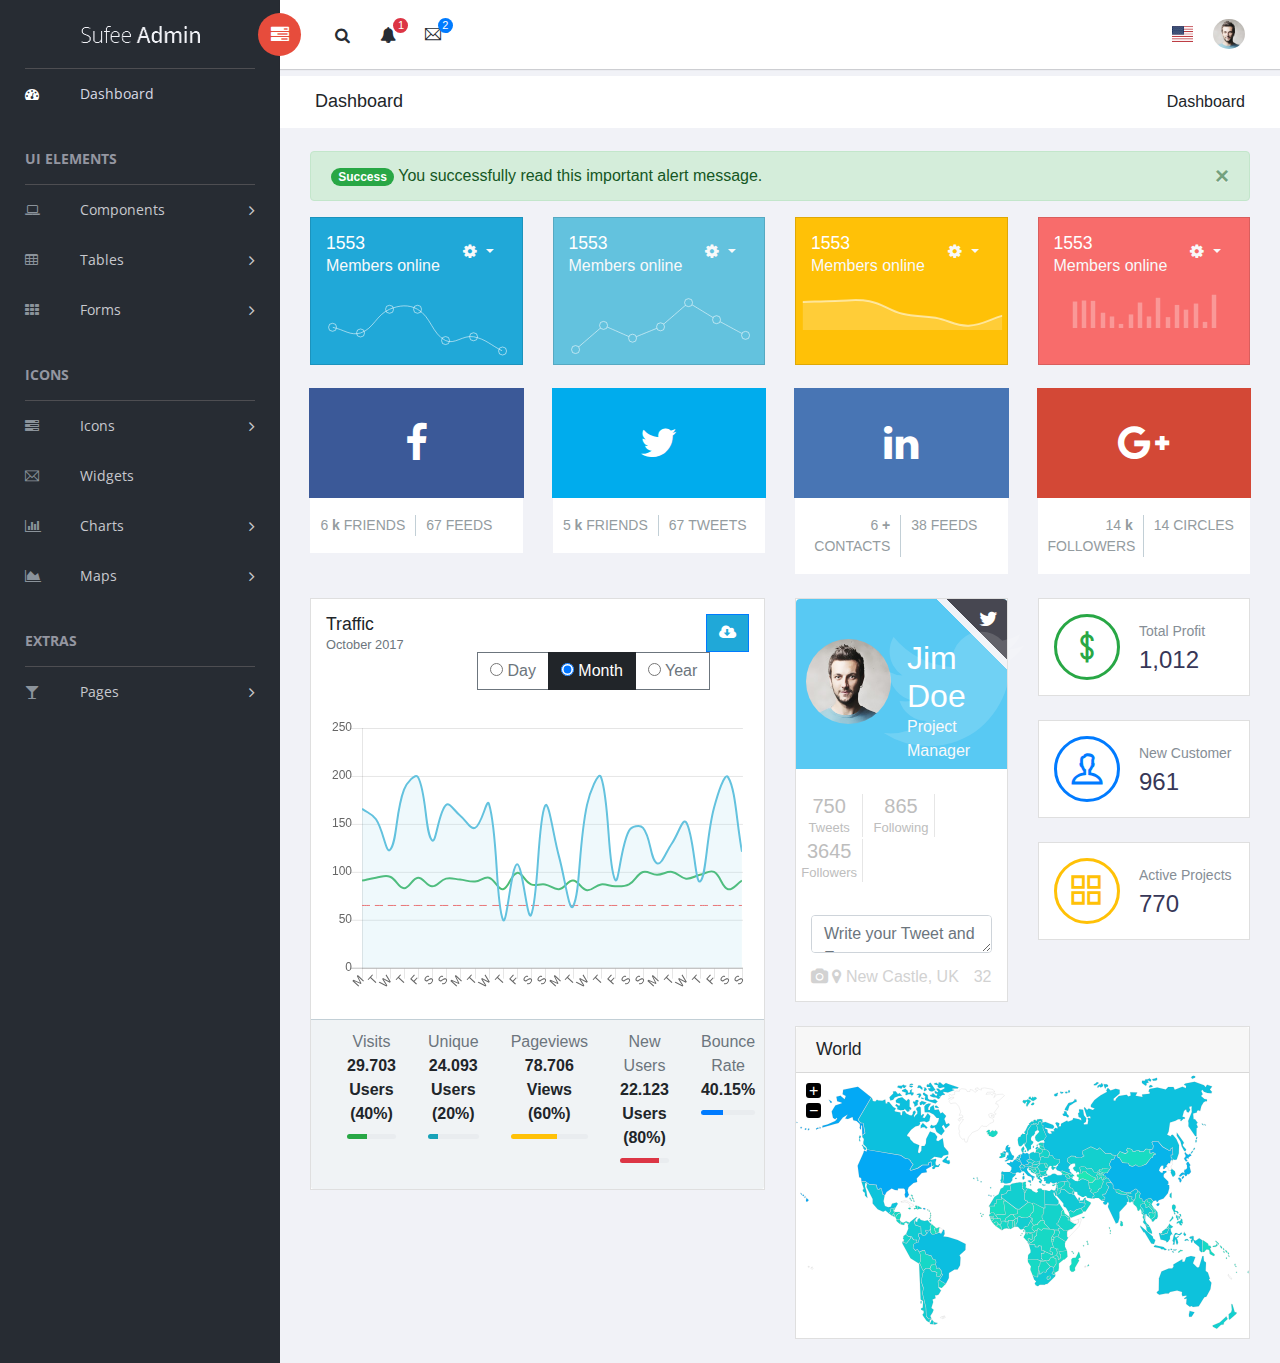
<file: admin/index.html>
<!doctype html>
<!--[if lt IE 7]>      <html class="no-js lt-ie9 lt-ie8 lt-ie7" lang=""> <![endif]-->
<!--[if IE 7]>         <html class="no-js lt-ie9 lt-ie8" lang=""> <![endif]-->
<!--[if IE 8]>         <html class="no-js lt-ie9" lang=""> <![endif]-->
<!--[if gt IE 8]><!-->
<html class="no-js" lang="en">
<!--<![endif]-->

<head>
    <meta charset="utf-8">
    <meta http-equiv="X-UA-Compatible" content="IE=edge">
    <title>Sufee Admin - HTML5 Admin Template</title>
    <meta name="description" content="Sufee Admin - HTML5 Admin Template">
    <meta name="viewport" content="width=device-width, initial-scale=1">

    <link rel="apple-touch-icon" href="apple-icon.png">
    <link rel="shortcut icon" href="favicon.ico">

    <link rel="stylesheet" href="vendors/bootstrap/dist/css/bootstrap.min.css">
    <link rel="stylesheet" href="vendors/font-awesome/css/font-awesome.min.css">
    <link rel="stylesheet" href="vendors/themify-icons/css/themify-icons.css">
    <link rel="stylesheet" href="vendors/flag-icon-css/css/flag-icon.min.css">
    <link rel="stylesheet" href="vendors/selectFX/css/cs-skin-elastic.css">
    <link rel="stylesheet" href="vendors/jqvmap/dist/jqvmap.min.css">


    <link rel="stylesheet" href="assets/css/style.css">

    <link href='https://fonts.googleapis.com/css?family=Open+Sans:400,600,700,800' rel='stylesheet' type='text/css'>

</head>

<body>


    <!-- Left Panel -->

    <aside id="left-panel" class="left-panel">
        <nav class="navbar navbar-expand-sm navbar-default">

            <div class="navbar-header">
                <button class="navbar-toggler" type="button" data-toggle="collapse" data-target="#main-menu" aria-controls="main-menu" aria-expanded="false" aria-label="Toggle navigation">
                    <i class="fa fa-bars"></i>
                </button>
                <a class="navbar-brand" href="./"><img src="images/logo.png" alt="Logo"></a>
                <a class="navbar-brand hidden" href="./"><img src="images/logo2.png" alt="Logo"></a>
            </div>

            <div id="main-menu" class="main-menu collapse navbar-collapse">
                <ul class="nav navbar-nav">
                    <li class="active">
                        <a href="index.html"> <i class="menu-icon fa fa-dashboard"></i>Dashboard </a>
                    </li>
                    <h3 class="menu-title">UI elements</h3><!-- /.menu-title -->
                    <li class="menu-item-has-children dropdown">
                        <a href="#" class="dropdown-toggle" data-toggle="dropdown" aria-haspopup="true" aria-expanded="false"> <i class="menu-icon fa fa-laptop"></i>Components</a>
                        <ul class="sub-menu children dropdown-menu">
                            <li><i class="fa fa-puzzle-piece"></i><a href="ui-buttons.html">Buttons</a></li>
                            <li><i class="fa fa-id-badge"></i><a href="ui-badges.html">Badges</a></li>
                            <li><i class="fa fa-bars"></i><a href="ui-tabs.html">Tabs</a></li>
                            <li><i class="fa fa-share-square-o"></i><a href="ui-social-buttons.html">Social Buttons</a></li>
                            <li><i class="fa fa-id-card-o"></i><a href="ui-cards.html">Cards</a></li>
                            <li><i class="fa fa-exclamation-triangle"></i><a href="ui-alerts.html">Alerts</a></li>
                            <li><i class="fa fa-spinner"></i><a href="ui-progressbar.html">Progress Bars</a></li>
                            <li><i class="fa fa-fire"></i><a href="ui-modals.html">Modals</a></li>
                            <li><i class="fa fa-book"></i><a href="ui-switches.html">Switches</a></li>
                            <li><i class="fa fa-th"></i><a href="ui-grids.html">Grids</a></li>
                            <li><i class="fa fa-file-word-o"></i><a href="ui-typgraphy.html">Typography</a></li>
                        </ul>
                    </li>
                    <li class="menu-item-has-children dropdown">
                        <a href="#" class="dropdown-toggle" data-toggle="dropdown" aria-haspopup="true" aria-expanded="false"> <i class="menu-icon fa fa-table"></i>Tables</a>
                        <ul class="sub-menu children dropdown-menu">
                            <li><i class="fa fa-table"></i><a href="tables-basic.html">Basic Table</a></li>
                            <li><i class="fa fa-table"></i><a href="tables-data.html">Data Table</a></li>
                        </ul>
                    </li>
                    <li class="menu-item-has-children dropdown">
                        <a href="#" class="dropdown-toggle" data-toggle="dropdown" aria-haspopup="true" aria-expanded="false"> <i class="menu-icon fa fa-th"></i>Forms</a>
                        <ul class="sub-menu children dropdown-menu">
                            <li><i class="menu-icon fa fa-th"></i><a href="forms-basic.html">Basic Form</a></li>
                            <li><i class="menu-icon fa fa-th"></i><a href="forms-advanced.html">Advanced Form</a></li>
                        </ul>
                    </li>

                    <h3 class="menu-title">Icons</h3><!-- /.menu-title -->

                    <li class="menu-item-has-children dropdown">
                        <a href="#" class="dropdown-toggle" data-toggle="dropdown" aria-haspopup="true" aria-expanded="false"> <i class="menu-icon fa fa-tasks"></i>Icons</a>
                        <ul class="sub-menu children dropdown-menu">
                            <li><i class="menu-icon fa fa-fort-awesome"></i><a href="font-fontawesome.html">Font Awesome</a></li>
                            <li><i class="menu-icon ti-themify-logo"></i><a href="font-themify.html">Themefy Icons</a></li>
                        </ul>
                    </li>
                    <li>
                        <a href="widgets.html"> <i class="menu-icon ti-email"></i>Widgets </a>
                    </li>
                    <li class="menu-item-has-children dropdown">
                        <a href="#" class="dropdown-toggle" data-toggle="dropdown" aria-haspopup="true" aria-expanded="false"> <i class="menu-icon fa fa-bar-chart"></i>Charts</a>
                        <ul class="sub-menu children dropdown-menu">
                            <li><i class="menu-icon fa fa-line-chart"></i><a href="charts-chartjs.html">Chart JS</a></li>
                            <li><i class="menu-icon fa fa-area-chart"></i><a href="charts-flot.html">Flot Chart</a></li>
                            <li><i class="menu-icon fa fa-pie-chart"></i><a href="charts-peity.html">Peity Chart</a></li>
                        </ul>
                    </li>

                    <li class="menu-item-has-children dropdown">
                        <a href="#" class="dropdown-toggle" data-toggle="dropdown" aria-haspopup="true" aria-expanded="false"> <i class="menu-icon fa fa-area-chart"></i>Maps</a>
                        <ul class="sub-menu children dropdown-menu">
                            <li><i class="menu-icon fa fa-map-o"></i><a href="maps-gmap.html">Google Maps</a></li>
                            <li><i class="menu-icon fa fa-street-view"></i><a href="maps-vector.html">Vector Maps</a></li>
                        </ul>
                    </li>
                    <h3 class="menu-title">Extras</h3><!-- /.menu-title -->
                    <li class="menu-item-has-children dropdown">
                        <a href="#" class="dropdown-toggle" data-toggle="dropdown" aria-haspopup="true" aria-expanded="false"> <i class="menu-icon fa fa-glass"></i>Pages</a>
                        <ul class="sub-menu children dropdown-menu">
                            <li><i class="menu-icon fa fa-sign-in"></i><a href="page-login.html">Login</a></li>
                            <li><i class="menu-icon fa fa-sign-in"></i><a href="page-register.html">Register</a></li>
                            <li><i class="menu-icon fa fa-paper-plane"></i><a href="pages-forget.html">Forget Pass</a></li>
                        </ul>
                    </li>
                </ul>
            </div><!-- /.navbar-collapse -->
        </nav>
    </aside><!-- /#left-panel -->

    <!-- Left Panel -->

    <!-- Right Panel -->

    <div id="right-panel" class="right-panel">

        <!-- Header-->
        <header id="header" class="header">

            <div class="header-menu">

                <div class="col-sm-7">
                    <a id="menuToggle" class="menutoggle pull-left"><i class="fa fa fa-tasks"></i></a>
                    <div class="header-left">
                        <button class="search-trigger"><i class="fa fa-search"></i></button>
                        <div class="form-inline">
                            <form class="search-form">
                                <input class="form-control mr-sm-2" type="text" placeholder="Search ..." aria-label="Search">
                                <button class="search-close" type="submit"><i class="fa fa-close"></i></button>
                            </form>
                        </div>

                        <div class="dropdown for-notification">
                            <button class="btn btn-secondary dropdown-toggle" type="button" id="notification" data-toggle="dropdown" aria-haspopup="true" aria-expanded="false">
                                <i class="fa fa-bell"></i>
                                <span class="count bg-danger">5</span>
                            </button>
                            <div class="dropdown-menu" aria-labelledby="notification">
                                <p class="red">You have 3 Notification</p>
                                <a class="dropdown-item media bg-flat-color-1" href="#">
                                <i class="fa fa-check"></i>
                                <p>Server #1 overloaded.</p>
                            </a>
                                <a class="dropdown-item media bg-flat-color-4" href="#">
                                <i class="fa fa-info"></i>
                                <p>Server #2 overloaded.</p>
                            </a>
                                <a class="dropdown-item media bg-flat-color-5" href="#">
                                <i class="fa fa-warning"></i>
                                <p>Server #3 overloaded.</p>
                            </a>
                            </div>
                        </div>

                        <div class="dropdown for-message">
                            <button class="btn btn-secondary dropdown-toggle" type="button"
                                id="message"
                                data-toggle="dropdown" aria-haspopup="true" aria-expanded="false">
                                <i class="ti-email"></i>
                                <span class="count bg-primary">9</span>
                            </button>
                            <div class="dropdown-menu" aria-labelledby="message">
                                <p class="red">You have 4 Mails</p>
                                <a class="dropdown-item media bg-flat-color-1" href="#">
                                <span class="photo media-left"><img alt="avatar" src="images/avatar/1.jpg"></span>
                                <span class="message media-body">
                                    <span class="name float-left">Jonathan Smith</span>
                                    <span class="time float-right">Just now</span>
                                        <p>Hello, this is an example msg</p>
                                </span>
                            </a>
                                <a class="dropdown-item media bg-flat-color-4" href="#">
                                <span class="photo media-left"><img alt="avatar" src="images/avatar/2.jpg"></span>
                                <span class="message media-body">
                                    <span class="name float-left">Jack Sanders</span>
                                    <span class="time float-right">5 minutes ago</span>
                                        <p>Lorem ipsum dolor sit amet, consectetur</p>
                                </span>
                            </a>
                                <a class="dropdown-item media bg-flat-color-5" href="#">
                                <span class="photo media-left"><img alt="avatar" src="images/avatar/3.jpg"></span>
                                <span class="message media-body">
                                    <span class="name float-left">Cheryl Wheeler</span>
                                    <span class="time float-right">10 minutes ago</span>
                                        <p>Hello, this is an example msg</p>
                                </span>
                            </a>
                                <a class="dropdown-item media bg-flat-color-3" href="#">
                                <span class="photo media-left"><img alt="avatar" src="images/avatar/4.jpg"></span>
                                <span class="message media-body">
                                    <span class="name float-left">Rachel Santos</span>
                                    <span class="time float-right">15 minutes ago</span>
                                        <p>Lorem ipsum dolor sit amet, consectetur</p>
                                </span>
                            </a>
                            </div>
                        </div>
                    </div>
                </div>

                <div class="col-sm-5">
                    <div class="user-area dropdown float-right">
                        <a href="#" class="dropdown-toggle" data-toggle="dropdown" aria-haspopup="true" aria-expanded="false">
                            <img class="user-avatar rounded-circle" src="images/admin.jpg" alt="User Avatar">
                        </a>

                        <div class="user-menu dropdown-menu">
                            <a class="nav-link" href="#"><i class="fa fa-user"></i> My Profile</a>

                            <a class="nav-link" href="#"><i class="fa fa-user"></i> Notifications <span class="count">13</span></a>

                            <a class="nav-link" href="#"><i class="fa fa-cog"></i> Settings</a>

                            <a class="nav-link" href="#"><i class="fa fa-power-off"></i> Logout</a>
                        </div>
                    </div>

                    <div class="language-select dropdown" id="language-select">
                        <a class="dropdown-toggle" href="#" data-toggle="dropdown"  id="language" aria-haspopup="true" aria-expanded="true">
                            <i class="flag-icon flag-icon-us"></i>
                        </a>
                        <div class="dropdown-menu" aria-labelledby="language">
                            <div class="dropdown-item">
                                <span class="flag-icon flag-icon-fr"></span>
                            </div>
                            <div class="dropdown-item">
                                <i class="flag-icon flag-icon-es"></i>
                            </div>
                            <div class="dropdown-item">
                                <i class="flag-icon flag-icon-us"></i>
                            </div>
                            <div class="dropdown-item">
                                <i class="flag-icon flag-icon-it"></i>
                            </div>
                        </div>
                    </div>

                </div>
            </div>

        </header><!-- /header -->
        <!-- Header-->

        <div class="breadcrumbs">
            <div class="col-sm-4">
                <div class="page-header float-left">
                    <div class="page-title">
                        <h1>Dashboard</h1>
                    </div>
                </div>
            </div>
            <div class="col-sm-8">
                <div class="page-header float-right">
                    <div class="page-title">
                        <ol class="breadcrumb text-right">
                            <li class="active">Dashboard</li>
                        </ol>
                    </div>
                </div>
            </div>
        </div>

        <div class="content mt-3">

            <div class="col-sm-12">
                <div class="alert  alert-success alert-dismissible fade show" role="alert">
                    <span class="badge badge-pill badge-success">Success</span> You successfully read this important alert message.
                    <button type="button" class="close" data-dismiss="alert" aria-label="Close">
                        <span aria-hidden="true">&times;</span>
                    </button>
                </div>
            </div>


            <div class="col-sm-6 col-lg-3">
                <div class="card text-white bg-flat-color-1">
                    <div class="card-body pb-0">
                        <div class="dropdown float-right">
                            <button class="btn bg-transparent dropdown-toggle theme-toggle text-light" type="button" id="dropdownMenuButton1" data-toggle="dropdown">
                                <i class="fa fa-cog"></i>
                            </button>
                            <div class="dropdown-menu" aria-labelledby="dropdownMenuButton1">
                                <div class="dropdown-menu-content">
                                    <a class="dropdown-item" href="#">Action</a>
                                    <a class="dropdown-item" href="#">Another action</a>
                                    <a class="dropdown-item" href="#">Something else here</a>
                                </div>
                            </div>
                        </div>
                        <h4 class="mb-0">
                            <span class="count">10468</span>
                        </h4>
                        <p class="text-light">Members online</p>

                        <div class="chart-wrapper px-0" style="height:70px;" height="70">
                            <canvas id="widgetChart1"></canvas>
                        </div>

                    </div>

                </div>
            </div>
            <!--/.col-->

            <div class="col-sm-6 col-lg-3">
                <div class="card text-white bg-flat-color-2">
                    <div class="card-body pb-0">
                        <div class="dropdown float-right">
                            <button class="btn bg-transparent dropdown-toggle theme-toggle text-light" type="button" id="dropdownMenuButton2" data-toggle="dropdown">
                                <i class="fa fa-cog"></i>
                            </button>
                            <div class="dropdown-menu" aria-labelledby="dropdownMenuButton2">
                                <div class="dropdown-menu-content">
                                    <a class="dropdown-item" href="#">Action</a>
                                    <a class="dropdown-item" href="#">Another action</a>
                                    <a class="dropdown-item" href="#">Something else here</a>
                                </div>
                            </div>
                        </div>
                        <h4 class="mb-0">
                            <span class="count">10468</span>
                        </h4>
                        <p class="text-light">Members online</p>

                        <div class="chart-wrapper px-0" style="height:70px;" height="70">
                            <canvas id="widgetChart2"></canvas>
                        </div>

                    </div>
                </div>
            </div>
            <!--/.col-->

            <div class="col-sm-6 col-lg-3">
                <div class="card text-white bg-flat-color-3">
                    <div class="card-body pb-0">
                        <div class="dropdown float-right">
                            <button class="btn bg-transparent dropdown-toggle theme-toggle text-light" type="button" id="dropdownMenuButton3" data-toggle="dropdown">
                                <i class="fa fa-cog"></i>
                            </button>
                            <div class="dropdown-menu" aria-labelledby="dropdownMenuButton3">
                                <div class="dropdown-menu-content">
                                    <a class="dropdown-item" href="#">Action</a>
                                    <a class="dropdown-item" href="#">Another action</a>
                                    <a class="dropdown-item" href="#">Something else here</a>
                                </div>
                            </div>
                        </div>
                        <h4 class="mb-0">
                            <span class="count">10468</span>
                        </h4>
                        <p class="text-light">Members online</p>

                    </div>

                    <div class="chart-wrapper px-0" style="height:70px;" height="70">
                        <canvas id="widgetChart3"></canvas>
                    </div>
                </div>
            </div>
            <!--/.col-->

            <div class="col-sm-6 col-lg-3">
                <div class="card text-white bg-flat-color-4">
                    <div class="card-body pb-0">
                        <div class="dropdown float-right">
                            <button class="btn bg-transparent dropdown-toggle theme-toggle text-light" type="button" id="dropdownMenuButton4" data-toggle="dropdown">
                                <i class="fa fa-cog"></i>
                            </button>
                            <div class="dropdown-menu" aria-labelledby="dropdownMenuButton4">
                                <div class="dropdown-menu-content">
                                    <a class="dropdown-item" href="#">Action</a>
                                    <a class="dropdown-item" href="#">Another action</a>
                                    <a class="dropdown-item" href="#">Something else here</a>
                                </div>
                            </div>
                        </div>
                        <h4 class="mb-0">
                            <span class="count">10468</span>
                        </h4>
                        <p class="text-light">Members online</p>

                        <div class="chart-wrapper px-3" style="height:70px;" height="70">
                            <canvas id="widgetChart4"></canvas>
                        </div>

                    </div>
                </div>
            </div>
            <!--/.col-->

            <div class="col-lg-3 col-md-6">
                <div class="social-box facebook">
                    <i class="fa fa-facebook"></i>
                    <ul>
                        <li>
                            <span class="count">40</span> k
                            <span>friends</span>
                        </li>
                        <li>
                            <span class="count">450</span>
                            <span>feeds</span>
                        </li>
                    </ul>
                </div>
                <!--/social-box-->
            </div>
            <!--/.col-->


            <div class="col-lg-3 col-md-6">
                <div class="social-box twitter">
                    <i class="fa fa-twitter"></i>
                    <ul>
                        <li>
                            <span class="count">30</span> k
                            <span>friends</span>
                        </li>
                        <li>
                            <span class="count">450</span>
                            <span>tweets</span>
                        </li>
                    </ul>
                </div>
                <!--/social-box-->
            </div>
            <!--/.col-->


            <div class="col-lg-3 col-md-6">
                <div class="social-box linkedin">
                    <i class="fa fa-linkedin"></i>
                    <ul>
                        <li>
                            <span class="count">40</span> +
                            <span>contacts</span>
                        </li>
                        <li>
                            <span class="count">250</span>
                            <span>feeds</span>
                        </li>
                    </ul>
                </div>
                <!--/social-box-->
            </div>
            <!--/.col-->


            <div class="col-lg-3 col-md-6">
                <div class="social-box google-plus">
                    <i class="fa fa-google-plus"></i>
                    <ul>
                        <li>
                            <span class="count">94</span> k
                            <span>followers</span>
                        </li>
                        <li>
                            <span class="count">92</span>
                            <span>circles</span>
                        </li>
                    </ul>
                </div>
                <!--/social-box-->
            </div>
            <!--/.col-->

            <div class="col-xl-6">
                <div class="card">
                    <div class="card-body">
                        <div class="row">
                            <div class="col-sm-4">
                                <h4 class="card-title mb-0">Traffic</h4>
                                <div class="small text-muted">October 2017</div>
                            </div>
                            <!--/.col-->
                            <div class="col-sm-8 hidden-sm-down">
                                <button type="button" class="btn btn-primary float-right bg-flat-color-1"><i class="fa fa-cloud-download"></i></button>
                                <div class="btn-toolbar float-right" role="toolbar" aria-label="Toolbar with button groups">
                                    <div class="btn-group mr-3" data-toggle="buttons" aria-label="First group">
                                        <label class="btn btn-outline-secondary">
                                            <input type="radio" name="options" id="option1"> Day
                                        </label>
                                        <label class="btn btn-outline-secondary active">
                                            <input type="radio" name="options" id="option2" checked=""> Month
                                        </label>
                                        <label class="btn btn-outline-secondary">
                                            <input type="radio" name="options" id="option3"> Year
                                        </label>
                                    </div>
                                </div>
                            </div>
                            <!--/.col-->


                        </div>
                        <!--/.row-->
                        <div class="chart-wrapper mt-4">
                            <canvas id="trafficChart" style="height:200px;" height="200"></canvas>
                        </div>

                    </div>
                    <div class="card-footer">
                        <ul>
                            <li>
                                <div class="text-muted">Visits</div>
                                <strong>29.703 Users (40%)</strong>
                                <div class="progress progress-xs mt-2" style="height: 5px;">
                                    <div class="progress-bar bg-success" role="progressbar" style="width: 40%;" aria-valuenow="40" aria-valuemin="0" aria-valuemax="100"></div>
                                </div>
                            </li>
                            <li class="hidden-sm-down">
                                <div class="text-muted">Unique</div>
                                <strong>24.093 Users (20%)</strong>
                                <div class="progress progress-xs mt-2" style="height: 5px;">
                                    <div class="progress-bar bg-info" role="progressbar" style="width: 20%;" aria-valuenow="20" aria-valuemin="0" aria-valuemax="100"></div>
                                </div>
                            </li>
                            <li>
                                <div class="text-muted">Pageviews</div>
                                <strong>78.706 Views (60%)</strong>
                                <div class="progress progress-xs mt-2" style="height: 5px;">
                                    <div class="progress-bar bg-warning" role="progressbar" style="width: 60%;" aria-valuenow="60" aria-valuemin="0" aria-valuemax="100"></div>
                                </div>
                            </li>
                            <li class="hidden-sm-down">
                                <div class="text-muted">New Users</div>
                                <strong>22.123 Users (80%)</strong>
                                <div class="progress progress-xs mt-2" style="height: 5px;">
                                    <div class="progress-bar bg-danger" role="progressbar" style="width: 80%;" aria-valuenow="80" aria-valuemin="0" aria-valuemax="100"></div>
                                </div>
                            </li>
                            <li class="hidden-sm-down">
                                <div class="text-muted">Bounce Rate</div>
                                <strong>40.15%</strong>
                                <div class="progress progress-xs mt-2" style="height: 5px;">
                                    <div class="progress-bar" role="progressbar" style="width: 40%;" aria-valuenow="40" aria-valuemin="0" aria-valuemax="100"></div>
                                </div>
                            </li>
                        </ul>
                    </div>
                </div>
            </div>

            <div class="col-xl-3 col-lg-6">
                <section class="card">
                    <div class="twt-feed blue-bg">
                        <div class="corner-ribon black-ribon">
                            <i class="fa fa-twitter"></i>
                        </div>
                        <div class="fa fa-twitter wtt-mark"></div>

                        <div class="media">
                            <a href="#">
                                <img class="align-self-center rounded-circle mr-3" style="width:85px; height:85px;" alt="" src="images/admin.jpg">
                            </a>
                            <div class="media-body">
                                <h2 class="text-white display-6">Jim Doe</h2>
                                <p class="text-light">Project Manager</p>
                            </div>
                        </div>
                    </div>
                    <div class="weather-category twt-category">
                        <ul>
                            <li class="active">
                                <h5>750</h5>
                                Tweets
                            </li>
                            <li>
                                <h5>865</h5>
                                Following
                            </li>
                            <li>
                                <h5>3645</h5>
                                Followers
                            </li>
                        </ul>
                    </div>
                    <div class="twt-write col-sm-12">
                        <textarea placeholder="Write your Tweet and Enter" rows="1" class="form-control t-text-area"></textarea>
                    </div>
                    <footer class="twt-footer">
                        <a href="#"><i class="fa fa-camera"></i></a>
                        <a href="#"><i class="fa fa-map-marker"></i></a>
                        New Castle, UK
                        <span class="pull-right">
                            32
                        </span>
                    </footer>
                </section>
            </div>


            <div class="col-xl-3 col-lg-6">
                <div class="card">
                    <div class="card-body">
                        <div class="stat-widget-one">
                            <div class="stat-icon dib"><i class="ti-money text-success border-success"></i></div>
                            <div class="stat-content dib">
                                <div class="stat-text">Total Profit</div>
                                <div class="stat-digit">1,012</div>
                            </div>
                        </div>
                    </div>
                </div>
            </div>


            <div class="col-xl-3 col-lg-6">
                <div class="card">
                    <div class="card-body">
                        <div class="stat-widget-one">
                            <div class="stat-icon dib"><i class="ti-user text-primary border-primary"></i></div>
                            <div class="stat-content dib">
                                <div class="stat-text">New Customer</div>
                                <div class="stat-digit">961</div>
                            </div>
                        </div>
                    </div>
                </div>
            </div>

            <div class="col-xl-3 col-lg-6">
                <div class="card">
                    <div class="card-body">
                        <div class="stat-widget-one">
                            <div class="stat-icon dib"><i class="ti-layout-grid2 text-warning border-warning"></i></div>
                            <div class="stat-content dib">
                                <div class="stat-text">Active Projects</div>
                                <div class="stat-digit">770</div>
                            </div>
                        </div>
                    </div>
                </div>
            </div>

            <div class="col-xl-6">
                <div class="card">
                    <div class="card-header">
                        <h4>World</h4>
                    </div>
                    <div class="Vector-map-js">
                        <div id="vmap" class="vmap" style="height: 265px;"></div>
                    </div>
                </div>
                <!-- /# card -->
            </div>


        </div> <!-- .content -->
    </div><!-- /#right-panel -->

    <!-- Right Panel -->

    <script src="vendors/jquery/dist/jquery.min.js"></script>
    <script src="vendors/popper.js/dist/umd/popper.min.js"></script>
    <script src="vendors/bootstrap/dist/js/bootstrap.min.js"></script>
    <script src="assets/js/main.js"></script>


    <script src="vendors/chart.js/dist/Chart.bundle.min.js"></script>
    <script src="assets/js/dashboard.js"></script>
    <script src="assets/js/widgets.js"></script>
    <script src="vendors/jqvmap/dist/jquery.vmap.min.js"></script>
    <script src="vendors/jqvmap/examples/js/jquery.vmap.sampledata.js"></script>
    <script src="vendors/jqvmap/dist/maps/jquery.vmap.world.js"></script>
    <script>
        (function($) {
            "use strict";

            jQuery('#vmap').vectorMap({
                map: 'world_en',
                backgroundColor: null,
                color: '#ffffff',
                hoverOpacity: 0.7,
                selectedColor: '#1de9b6',
                enableZoom: true,
                showTooltip: true,
                values: sample_data,
                scaleColors: ['#1de9b6', '#03a9f5'],
                normalizeFunction: 'polynomial'
            });
        })(jQuery);
    </script>

</body>

</html>
</file>
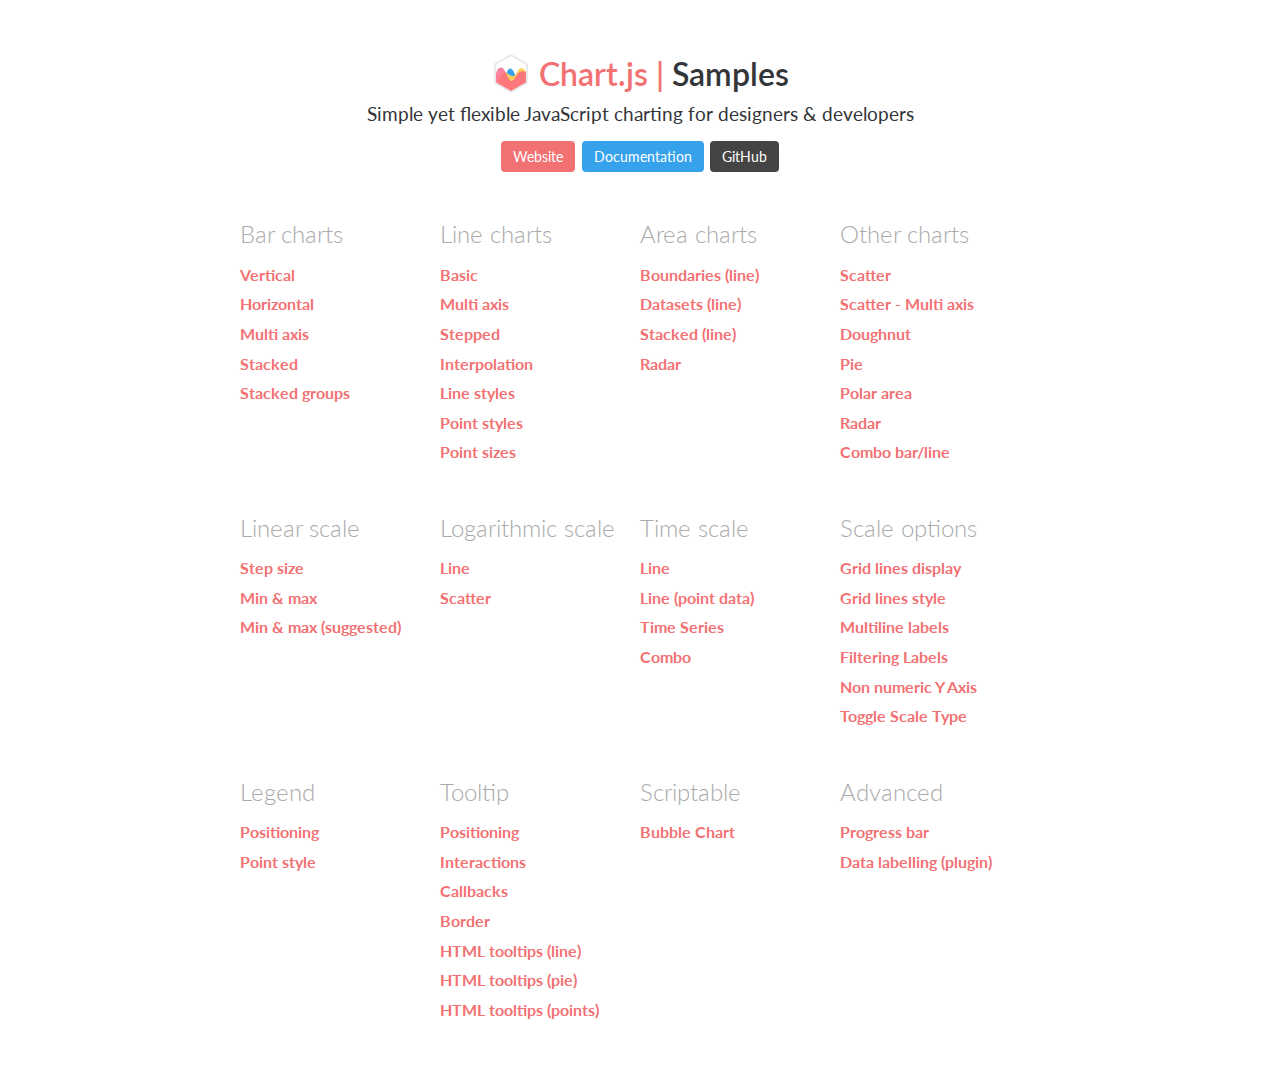
<file: admin/vendors/chart.js/samples/index.html>
<!DOCTYPE html>
<html lang="en-US">
<head>
	<meta charset="utf-8">
	<meta http-equiv="X-UA-Compatible" content="IE=Edge">
	<meta name="viewport" content="width=device-width, initial-scale=1">
	<link rel="stylesheet" type="text/css" href="style.css">
	<link rel="icon" href="favicon.ico">
	<script src="samples.js"></script>
	<script src="utils.js"></script>
	<title>Chart.js samples</title>
</head>
<body>
	<div class="content">
		<div class="header">
			<div class="chartjs-title">Samples</div>
			<div class="chartjs-caption">Simple yet flexible JavaScript charting for designers &amp; developers</div>
			<div class="chartjs-links">
				<a class="btn btn-chartjs" href="http://www.chartjs.org">Website</a>
				<a class="btn btn-docs" href="http://www.chartjs.org/docs">Documentation</a>
				<a class="btn btn-gh" href="https://github.com/chartjs/Chart.js">GitHub</a>
			</div>
		</div>

		<div id="categories" class="samples-categories"></div>
	</div>

	<script>
		function createCategory(item) {
			var el = document.createElement('div');
			el.className = 'samples-category';
			el.innerHTML =
				'<div class="title">' + item.title + '</div>' +
				'<div class="items"></div>';
			return el;
		}

		function createEntry(item) {
			var el = document.createElement('div');
			el.className = 'samples-entry';
			el.innerHTML = '<a class="title" href="' + item.path + '">' + item.title + '</a>';
			return el;
		}

		var categories = document.getElementById('categories');
		Samples.items.forEach(function(item) {
			var category = createCategory(item);
			var children = category.getElementsByClassName('items')[0];

			(item.items || []).forEach(function(item2) {
				children.appendChild(createEntry(item2));
			});

			categories.appendChild(category);
		});
	</script>
</body>
</html>
</file>
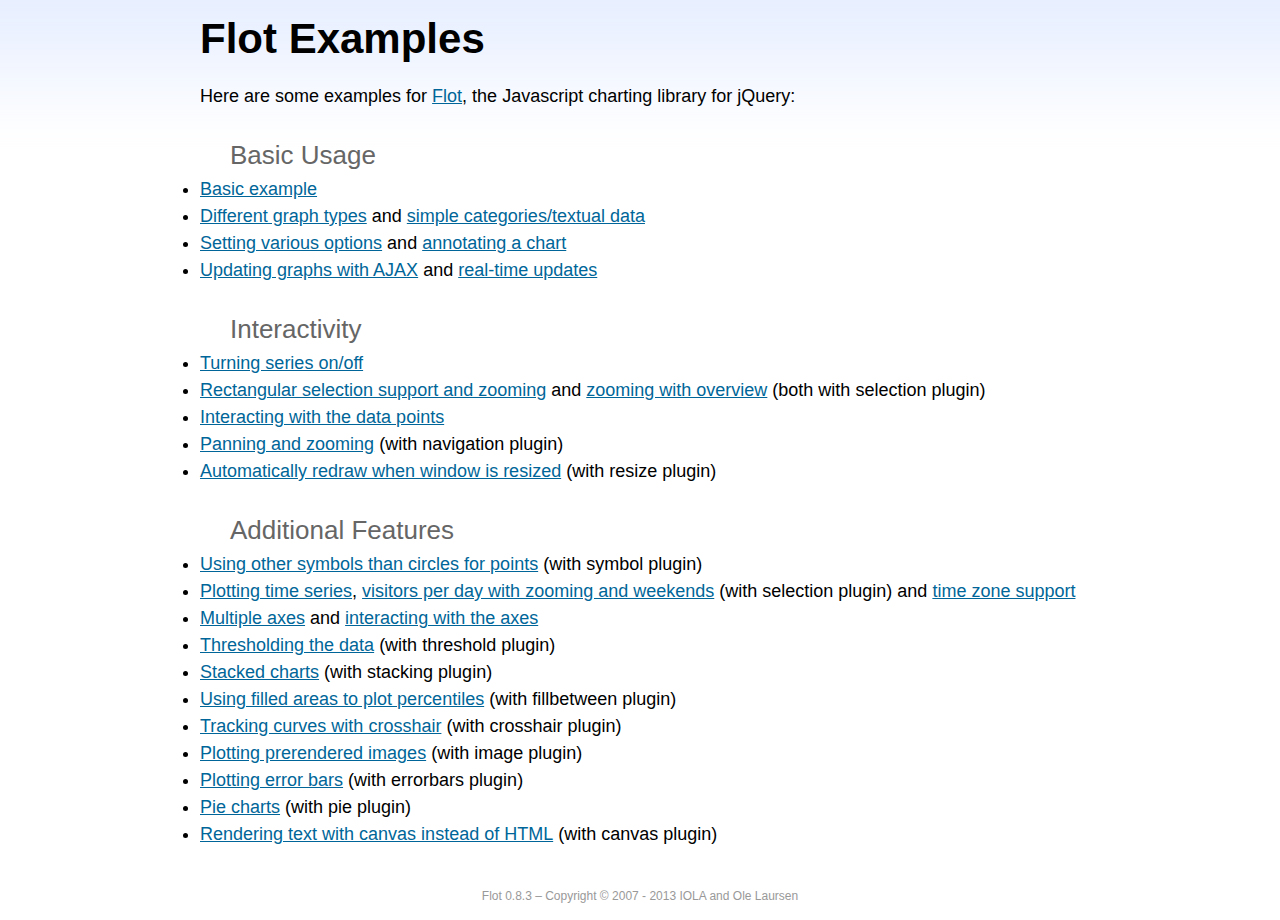
<file: admin/vendors/flot/examples/index.html>
<!DOCTYPE html PUBLIC "-//W3C//DTD HTML 4.01//EN" "http://www.w3.org/TR/html4/strict.dtd">
<html>
<head>
	<meta http-equiv="Content-Type" content="text/html; charset=utf-8">
	<title>Flot Examples</title>
	<link href="examples.css" rel="stylesheet" type="text/css">
	<style>

	h3 {
		margin-top: 30px;
		margin-bottom: 5px;
	}

	</style>
	<script language="javascript" type="text/javascript" src="../jquery.js"></script>
	<script language="javascript" type="text/javascript" src="../jquery.flot.js"></script>
	<script type="text/javascript">

	$(function() {

		// Add the Flot version string to the footer

		$("#footer").prepend("Flot " + $.plot.version + " &ndash; ");
	});

	</script>
</head>
<body>

	<div id="header">
		<h2>Flot Examples</h2>
	</div>

	<div id="content">

		<p>Here are some examples for <a href="http://www.flotcharts.org">Flot</a>, the Javascript charting library for jQuery:</p>

		<h3>Basic Usage</h3>

		<ul>
			<li><a href="basic-usage/index.html">Basic example</a></li>
			<li><a href="series-types/index.html">Different graph types</a> and <a href="categories/index.html">simple categories/textual data</a></li>
			<li><a href="basic-options/index.html">Setting various options</a> and <a href="annotating/index.html">annotating a chart</a></li>
			<li><a href="ajax/index.html">Updating graphs with AJAX</a> and <a href="realtime/index.html">real-time updates</a></li>
		</ul>

		<h3>Interactivity</h3>

		<ul>
			<li><a href="series-toggle/index.html">Turning series on/off</a></li>
			<li><a href="selection/index.html">Rectangular selection support and zooming</a> and <a href="zooming/index.html">zooming with overview</a> (both with selection plugin)</li>
			<li><a href="interacting/index.html">Interacting with the data points</a></li>
			<li><a href="navigate/index.html">Panning and zooming</a> (with navigation plugin)</li>
			<li><a href="resize/index.html">Automatically redraw when window is resized</a> (with resize plugin)</li>
		</ul>

		<h3>Additional Features</h3>

		<ul>
			<li><a href="symbols/index.html">Using other symbols than circles for points</a> (with symbol plugin)</li>
			<li><a href="axes-time/index.html">Plotting time series</a>, <a href="visitors/index.html">visitors per day with zooming and weekends</a> (with selection plugin) and <a href="axes-time-zones/index.html">time zone support</a></li>
			<li><a href="axes-multiple/index.html">Multiple axes</a> and <a href="axes-interacting/index.html">interacting with the axes</a></li>
			<li><a href="threshold/index.html">Thresholding the data</a> (with threshold plugin)</li>
			<li><a href="stacking/index.html">Stacked charts</a> (with stacking plugin)</li>
			<li><a href="percentiles/index.html">Using filled areas to plot percentiles</a> (with fillbetween plugin)</li>
			<li><a href="tracking/index.html">Tracking curves with crosshair</a> (with crosshair plugin)</li>
			<li><a href="image/index.html">Plotting prerendered images</a> (with image plugin)</li>
			<li><a href="series-errorbars/index.html">Plotting error bars</a> (with errorbars plugin)</li>
			<li><a href="series-pie/index.html">Pie charts</a> (with pie plugin)</li>
			<li><a href="canvas/index.html">Rendering text with canvas instead of HTML</a> (with canvas plugin)</li>
		</ul>

	</div>

	<div id="footer">
		Copyright &copy; 2007 - 2013 IOLA and Ole Laursen
	</div>

</body>
</html>
</file>
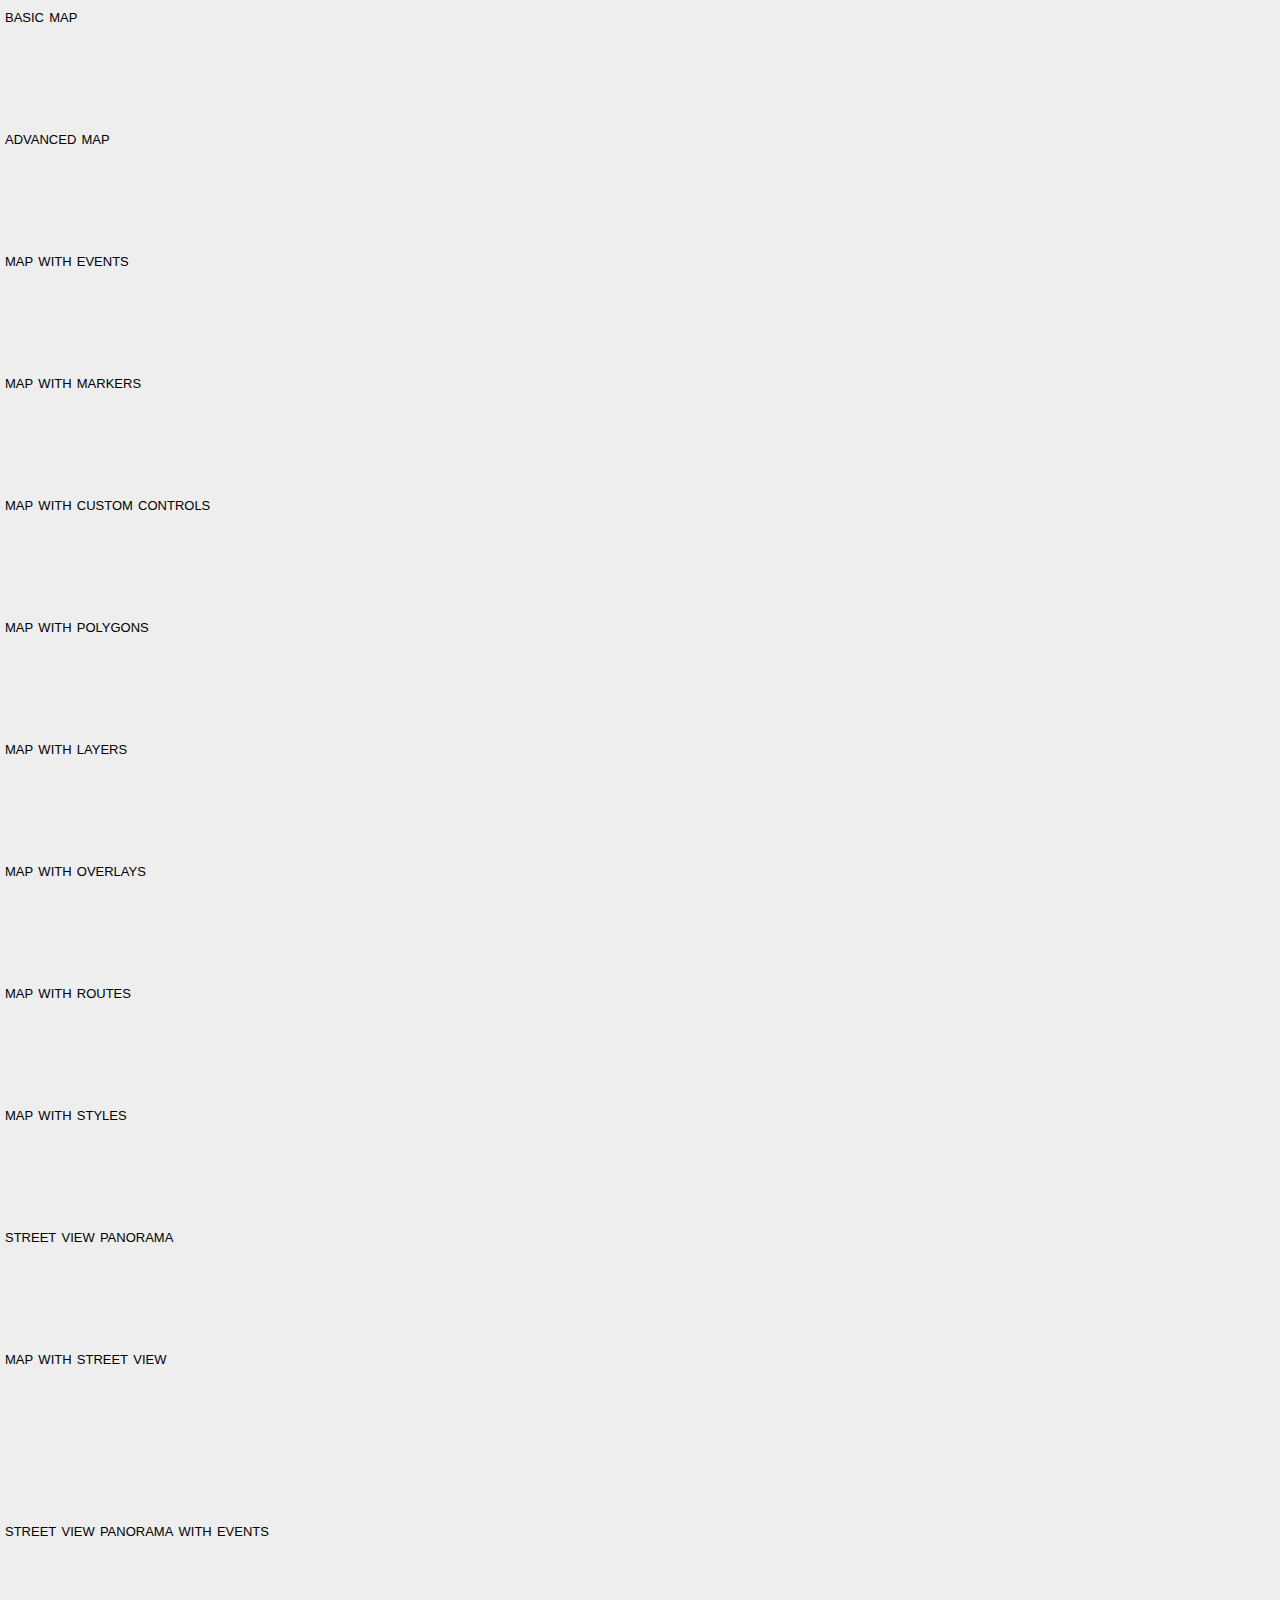
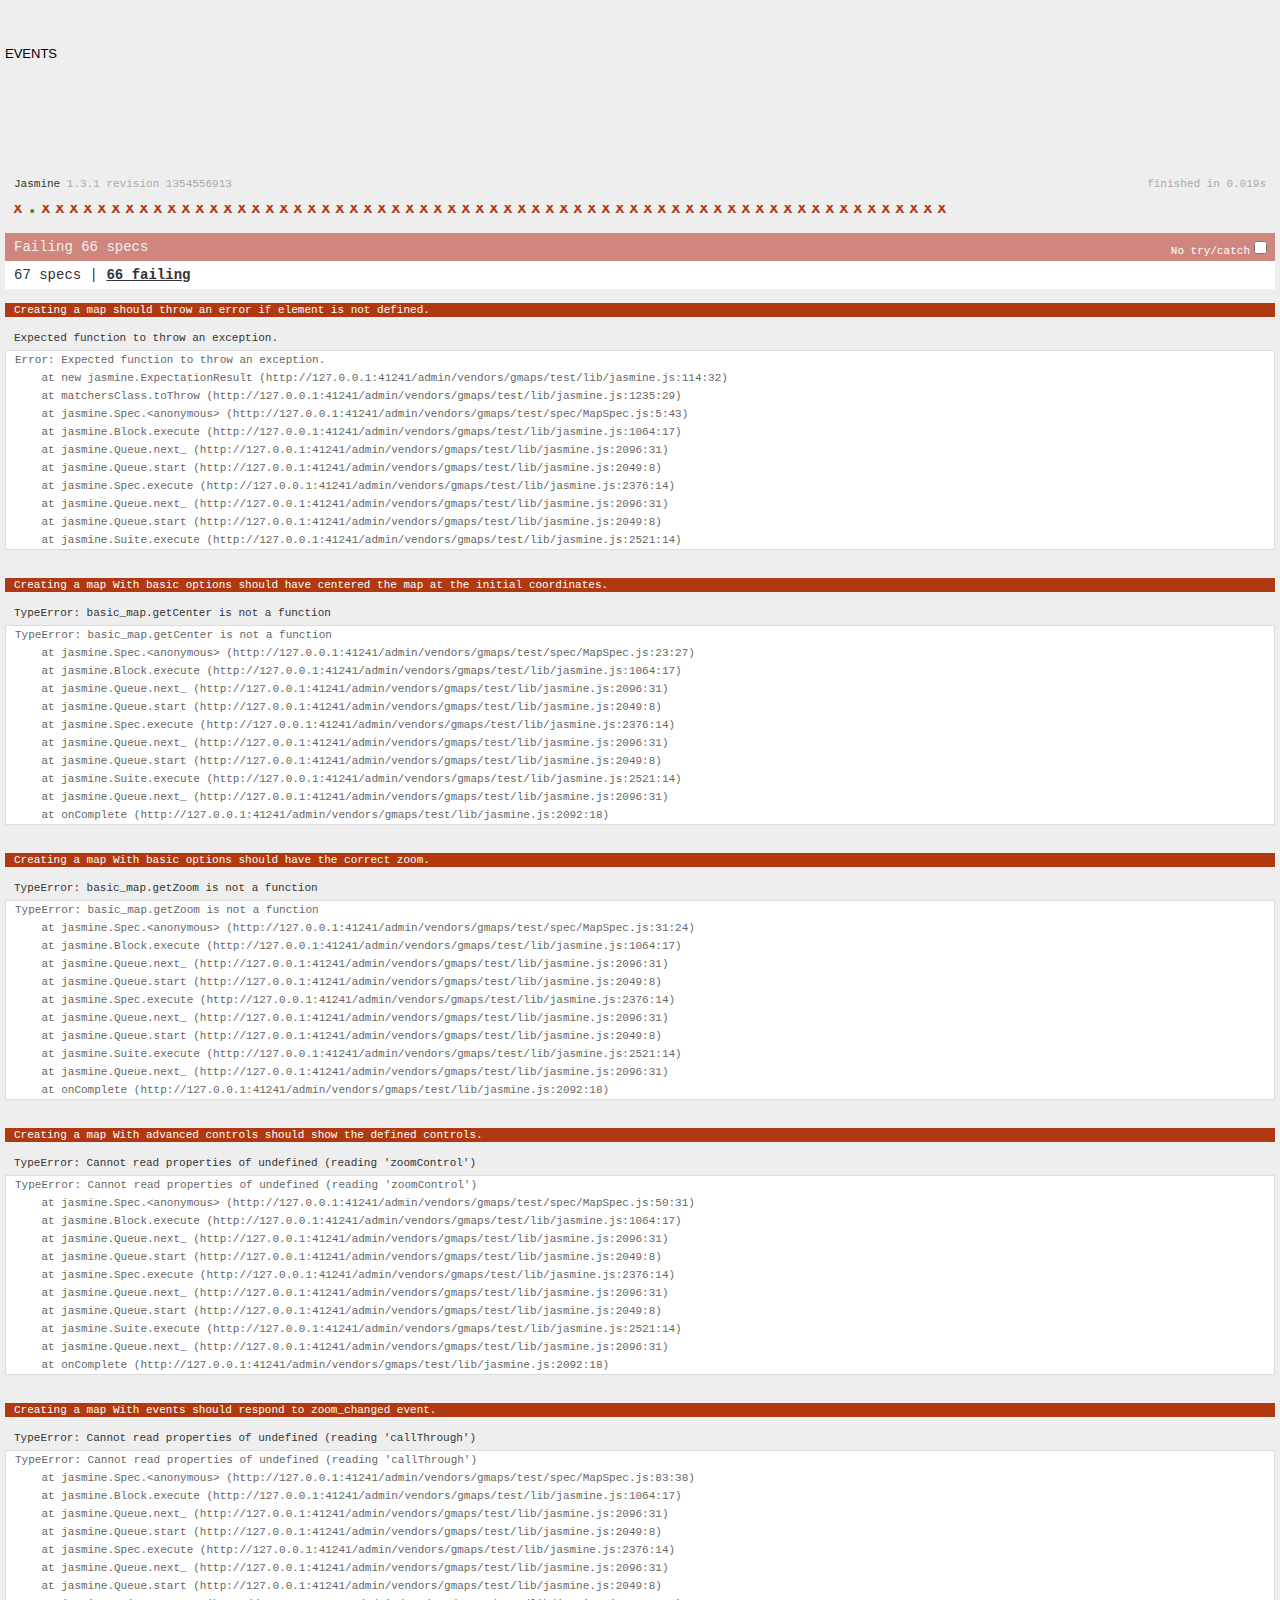
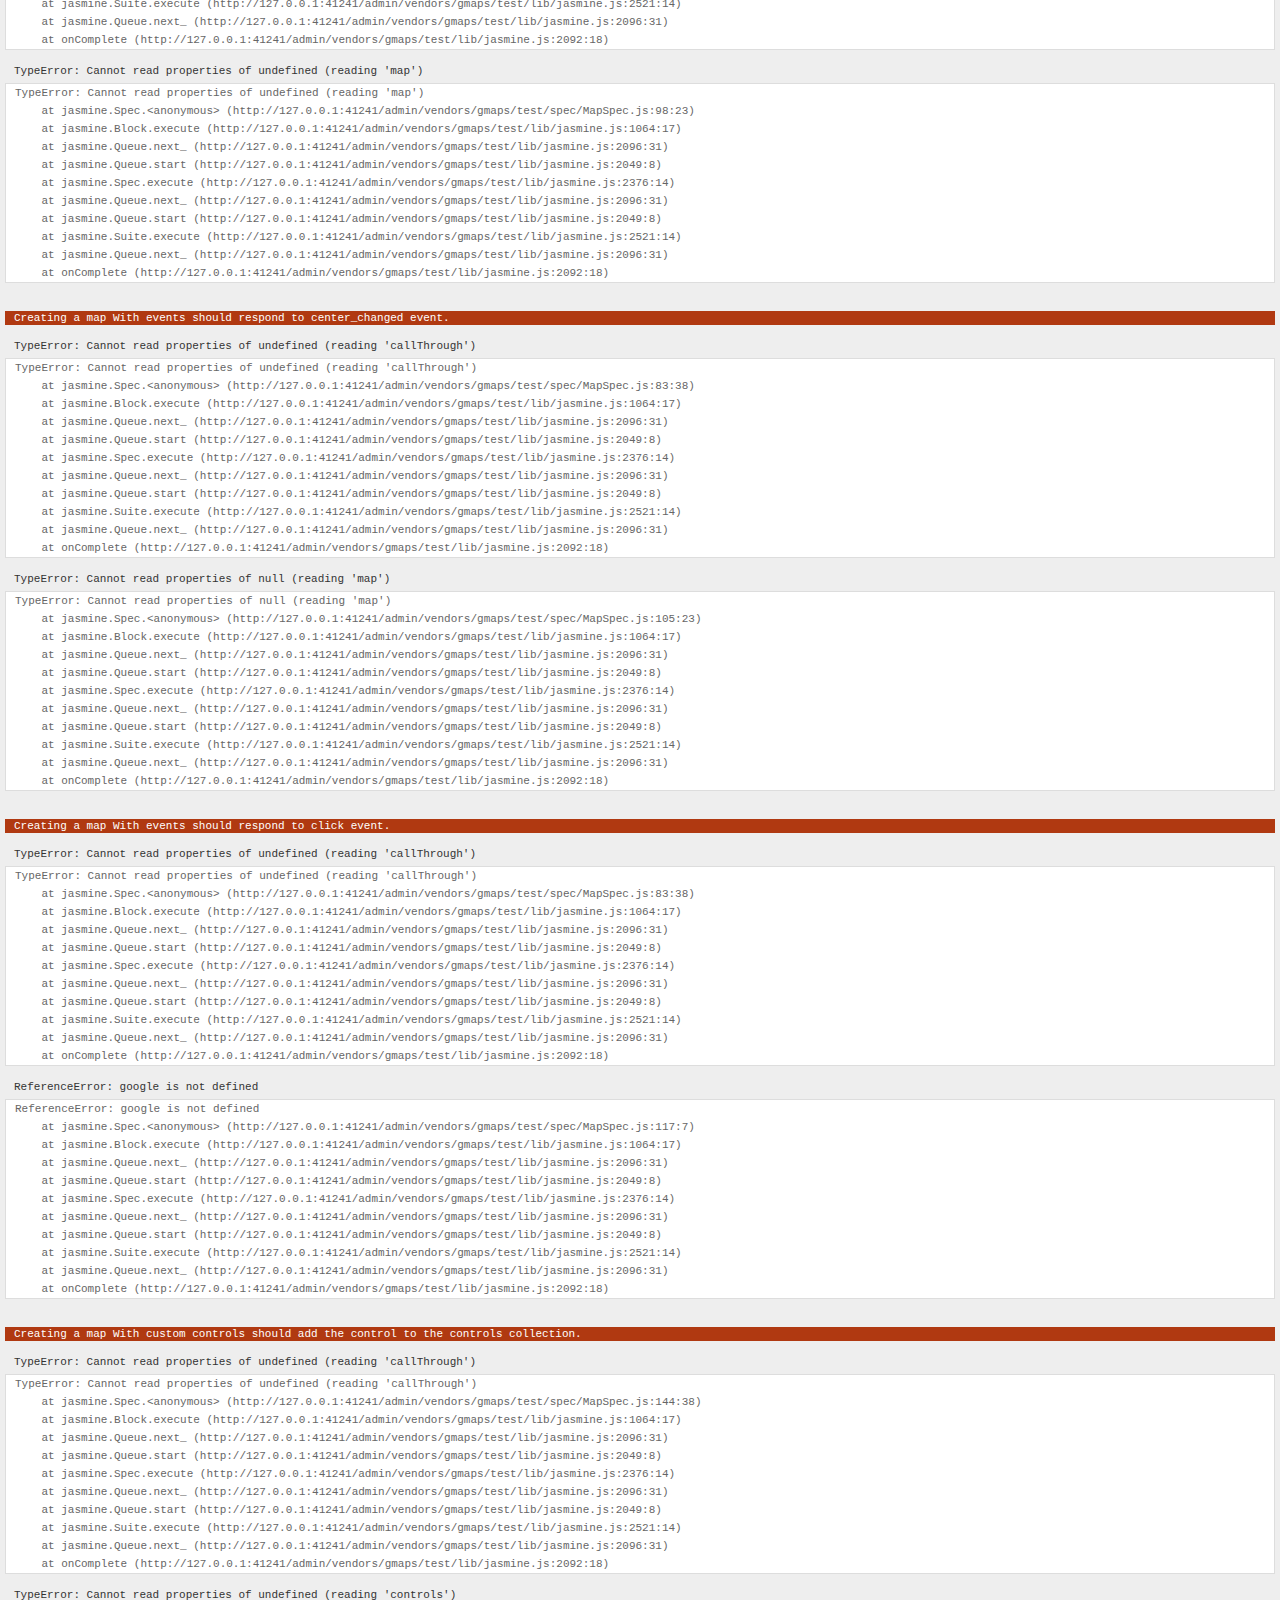
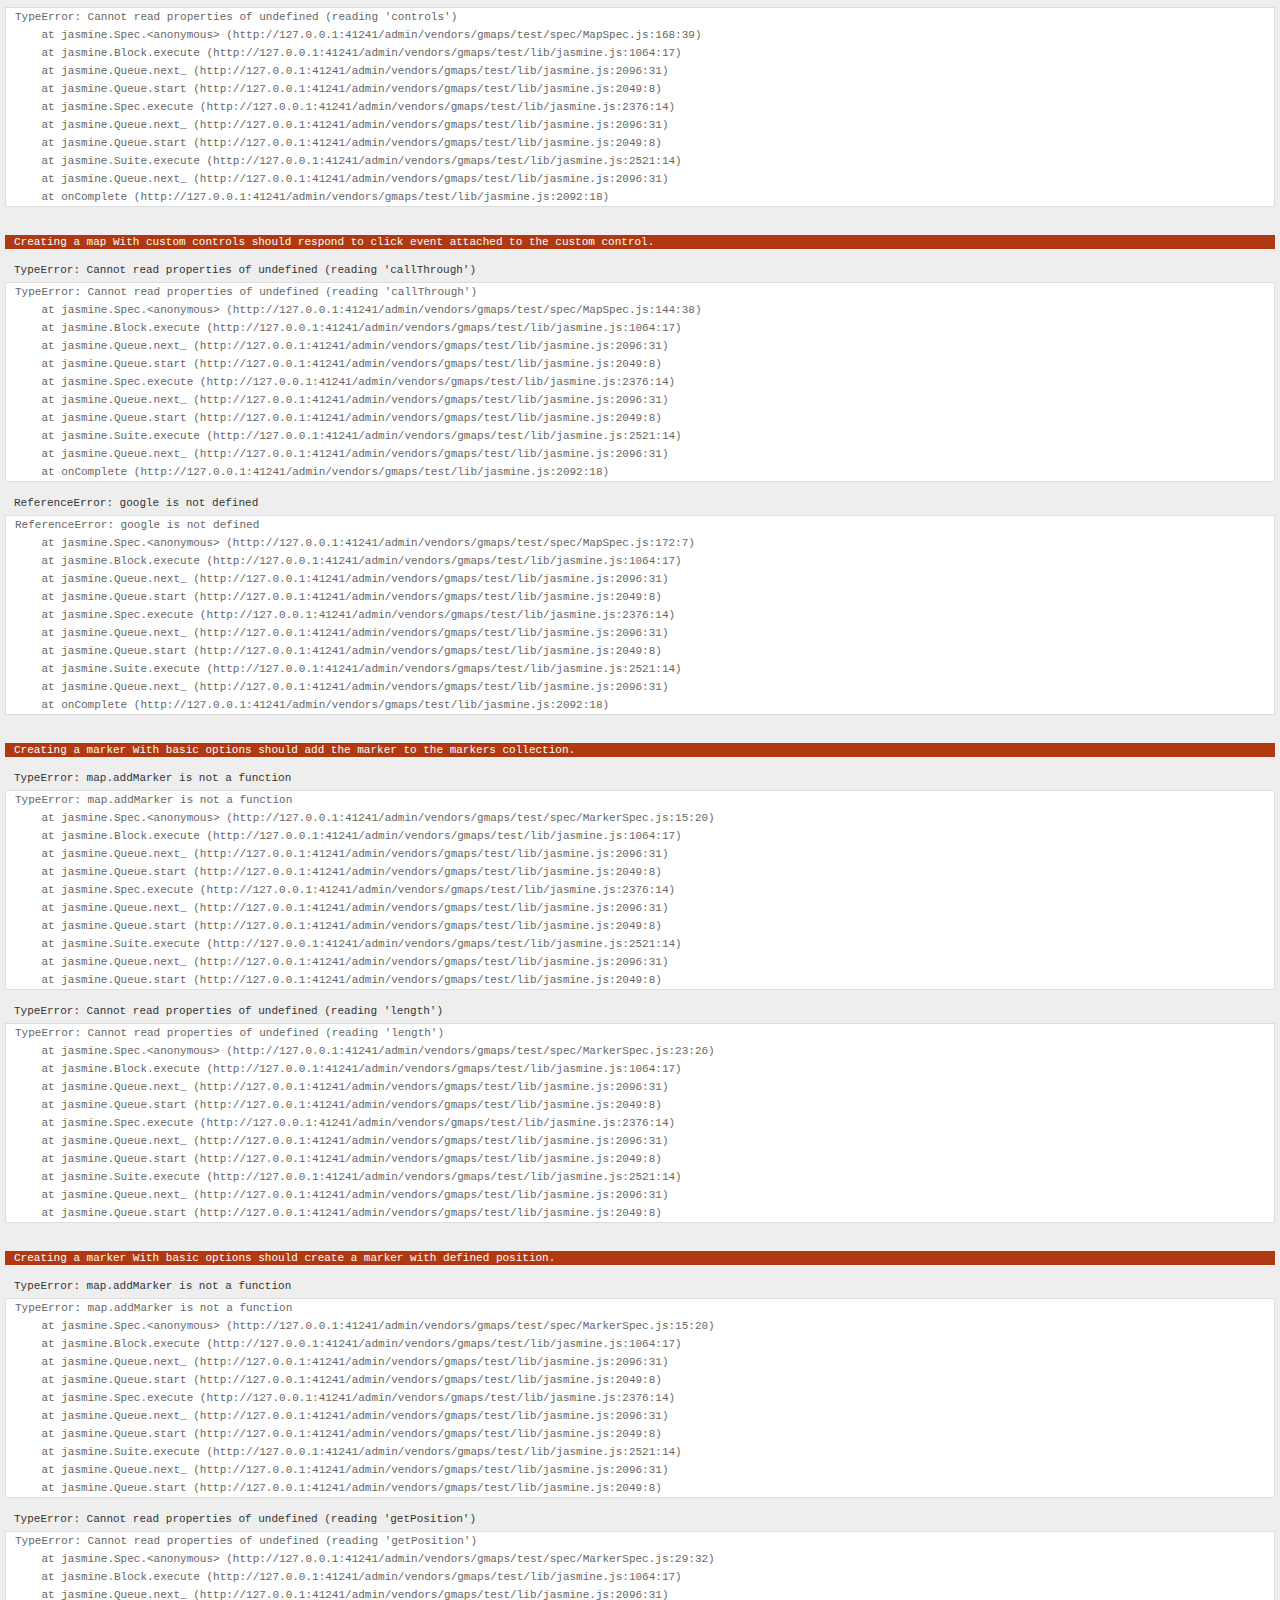
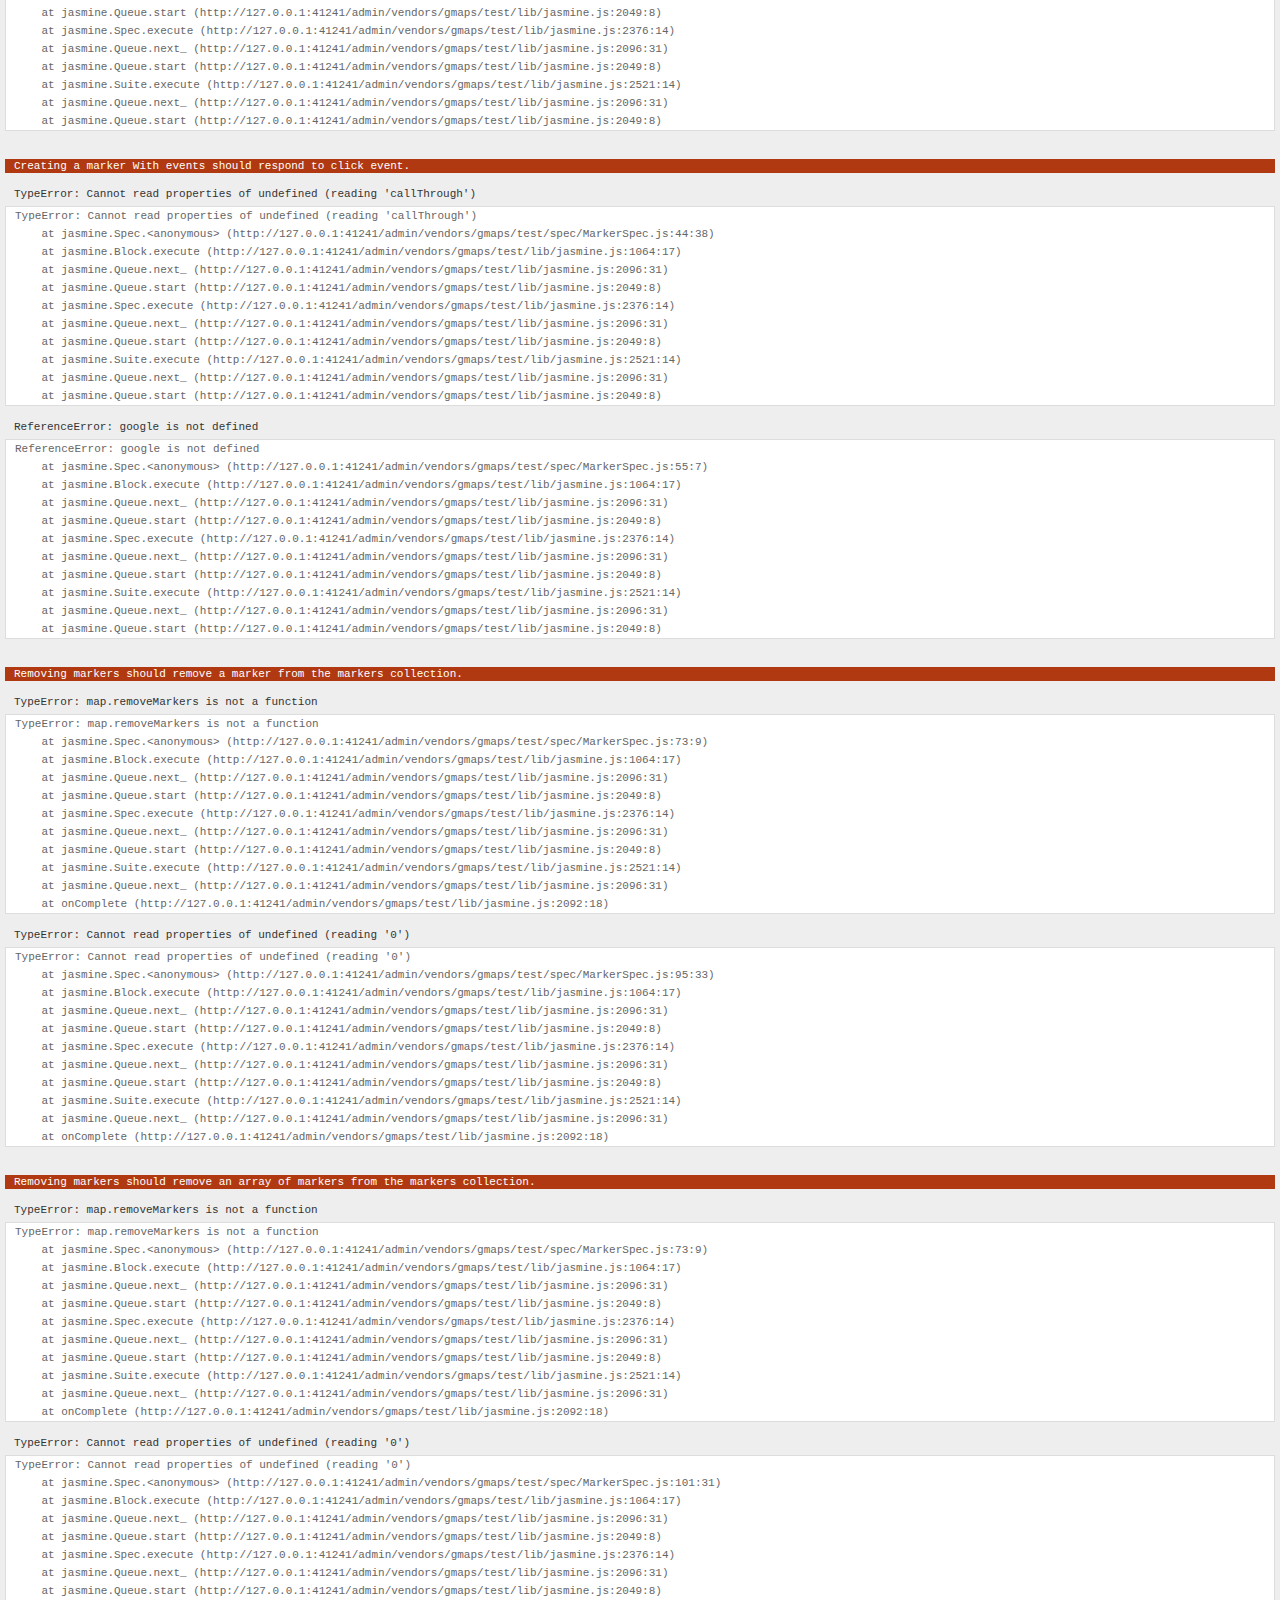
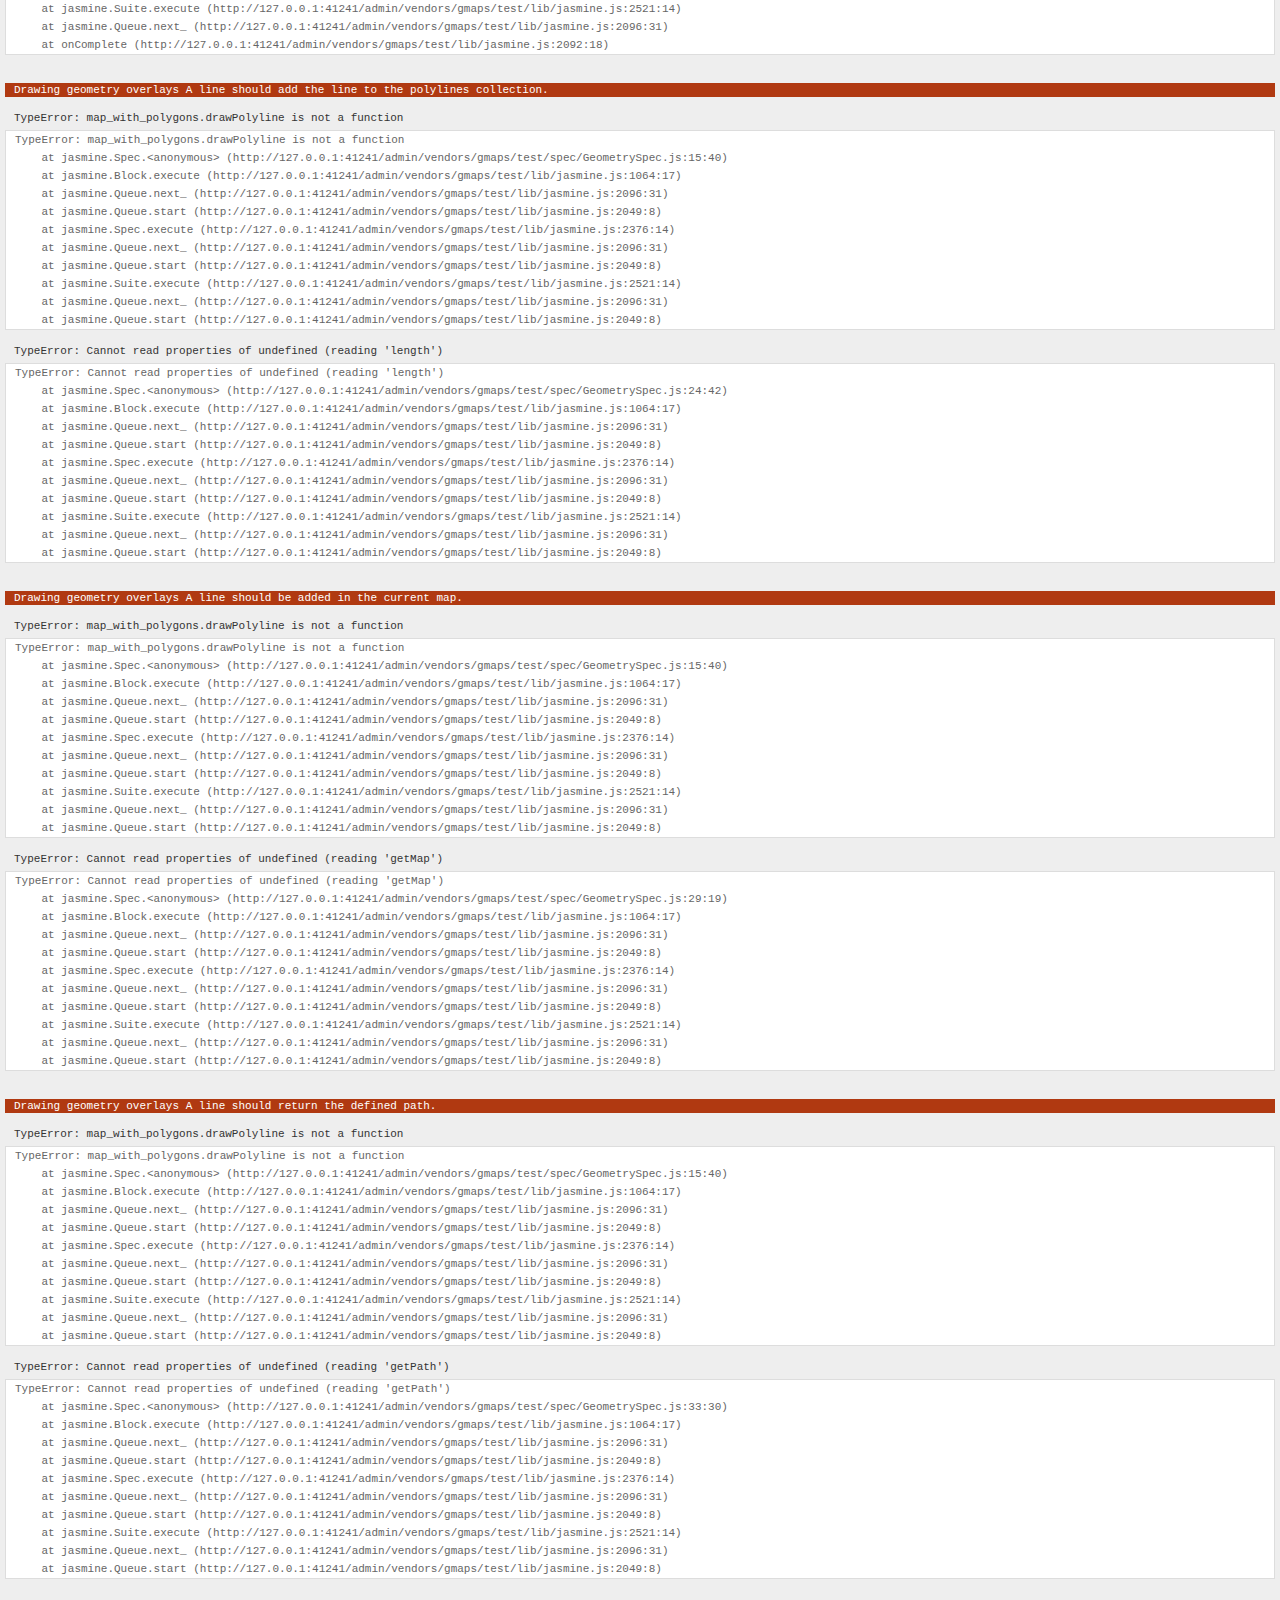
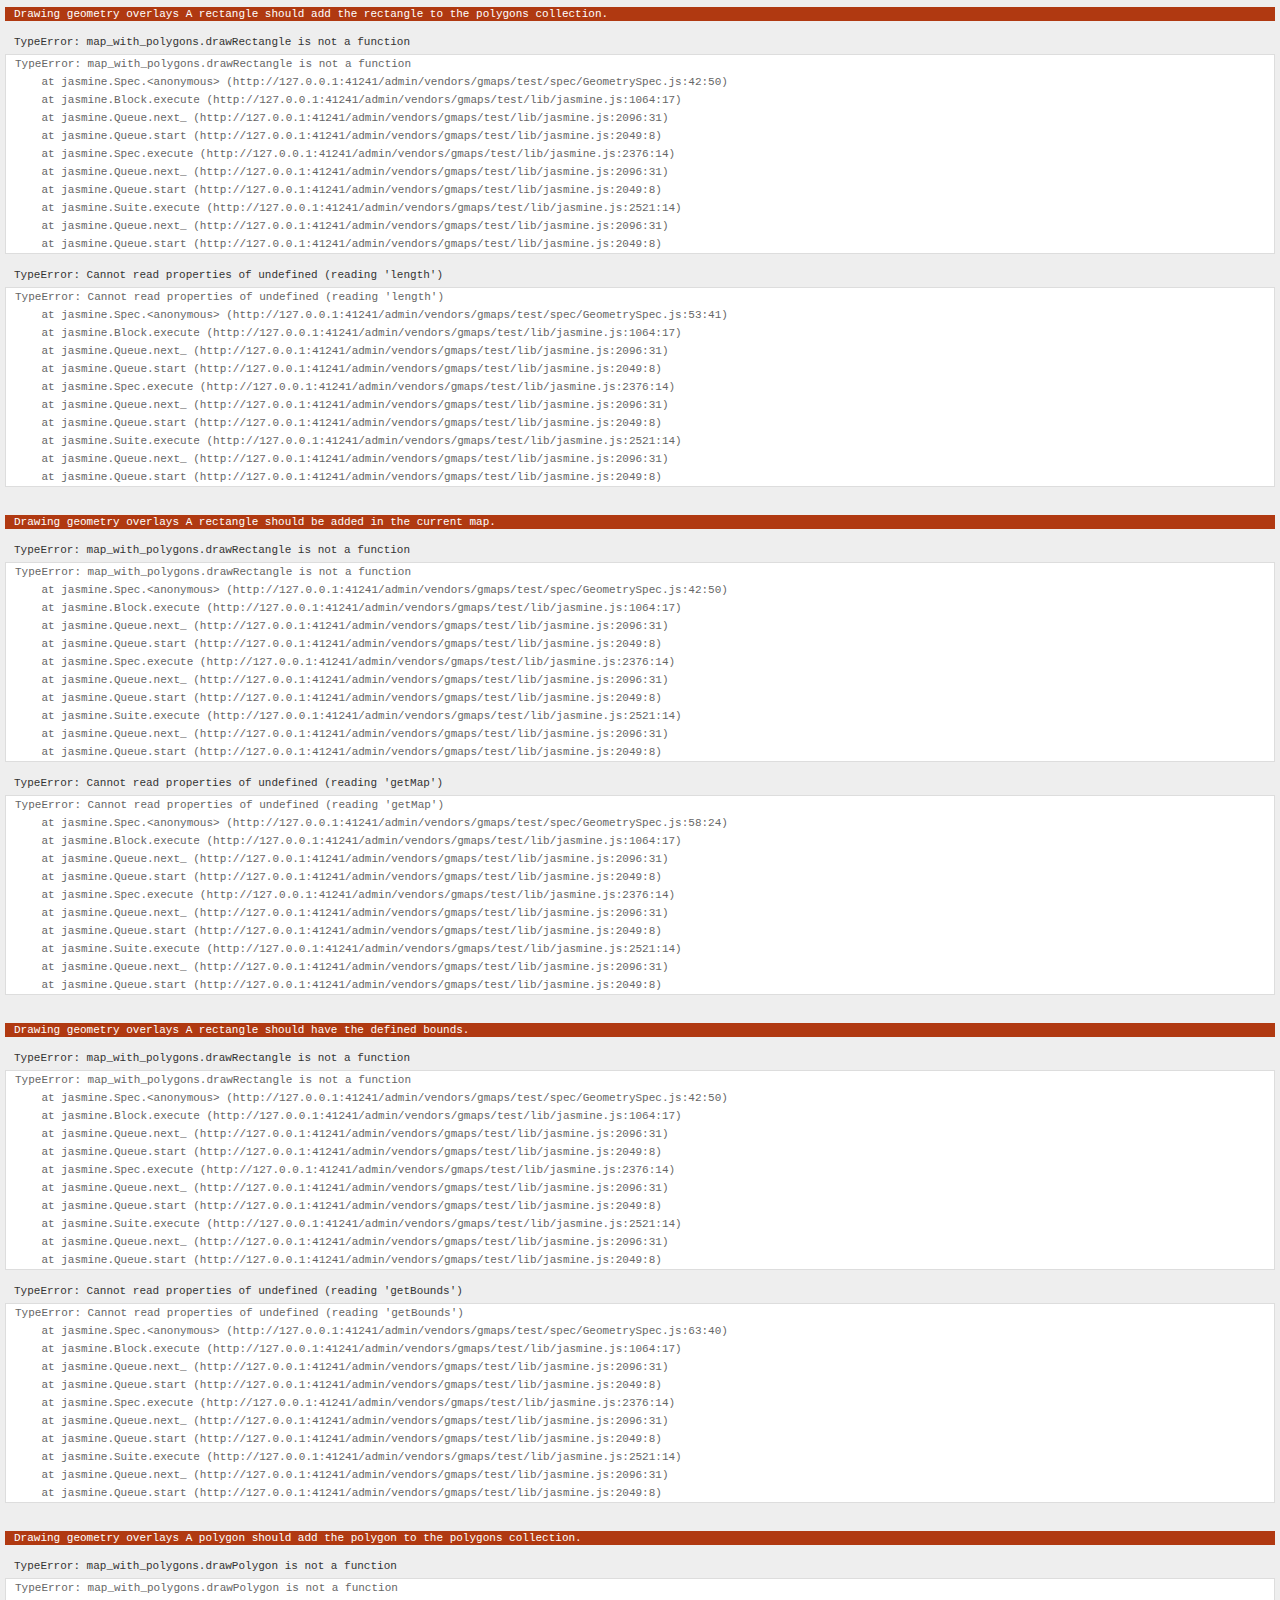
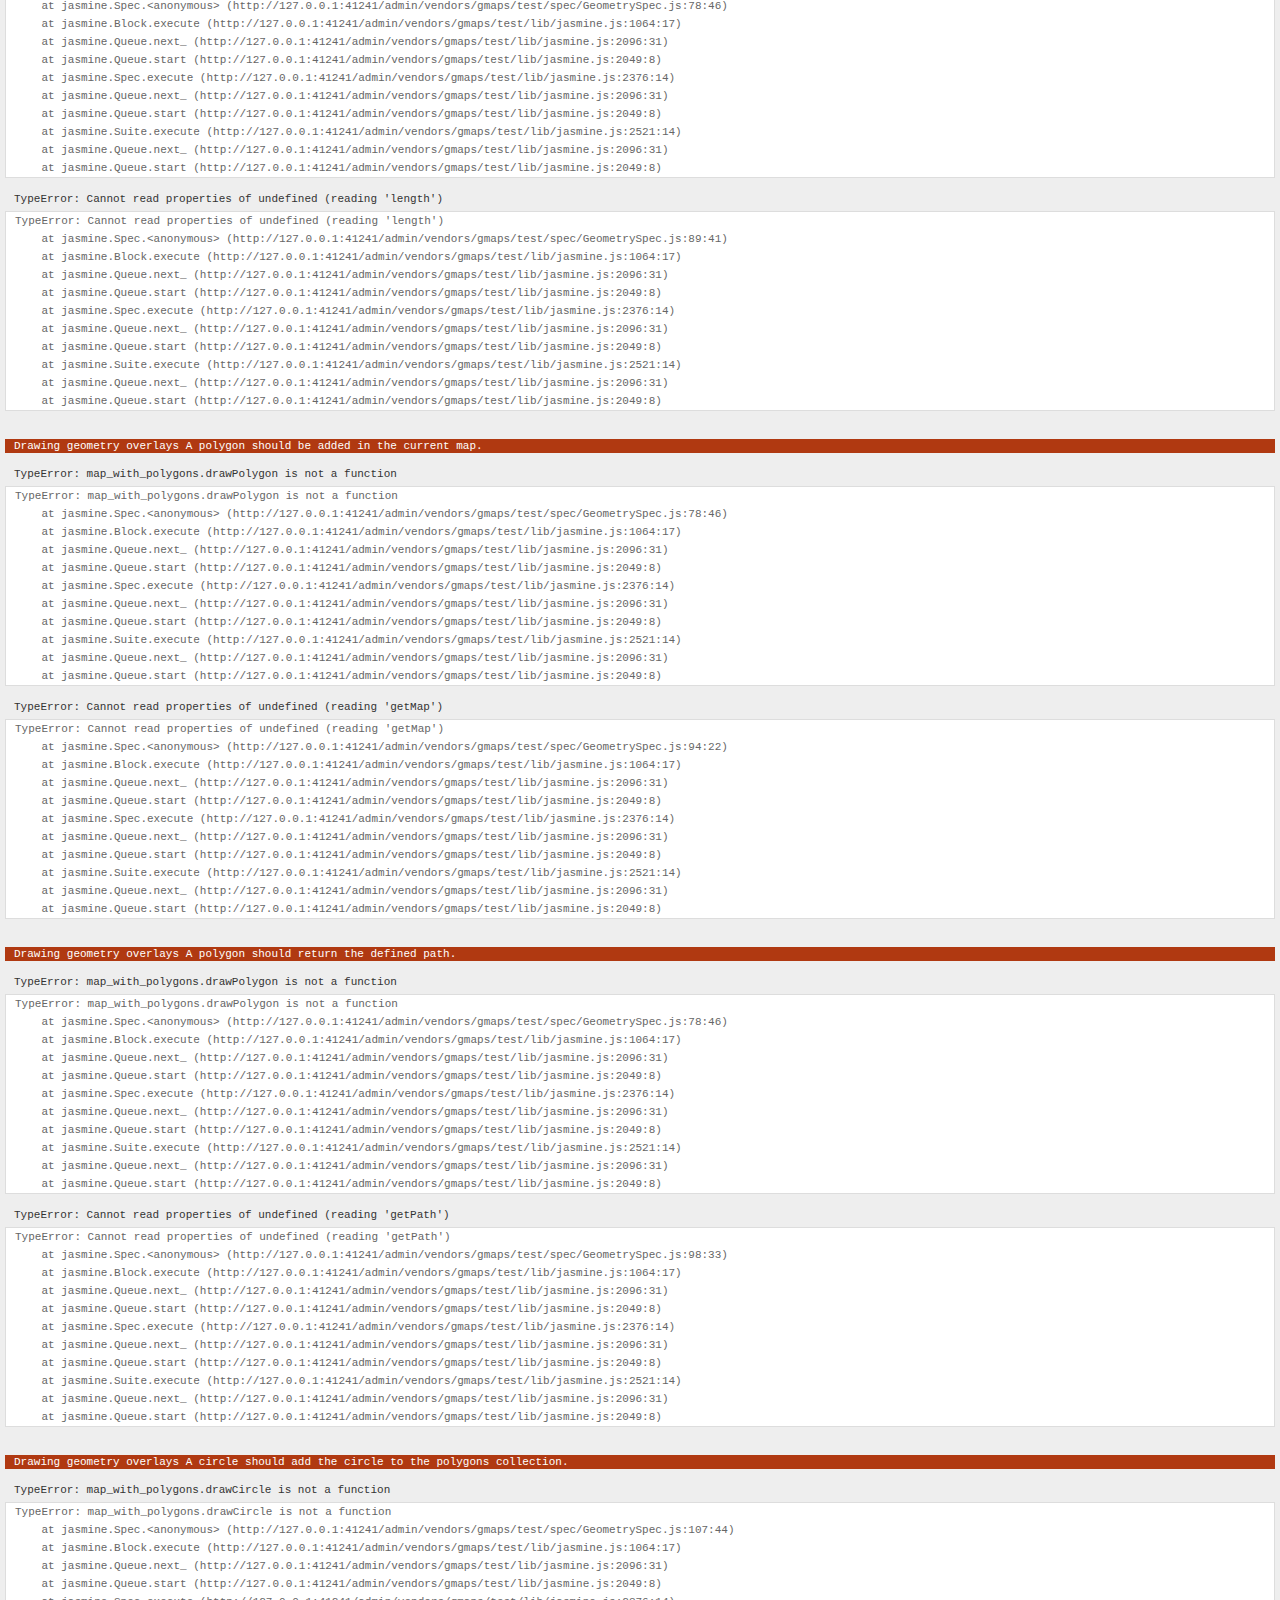
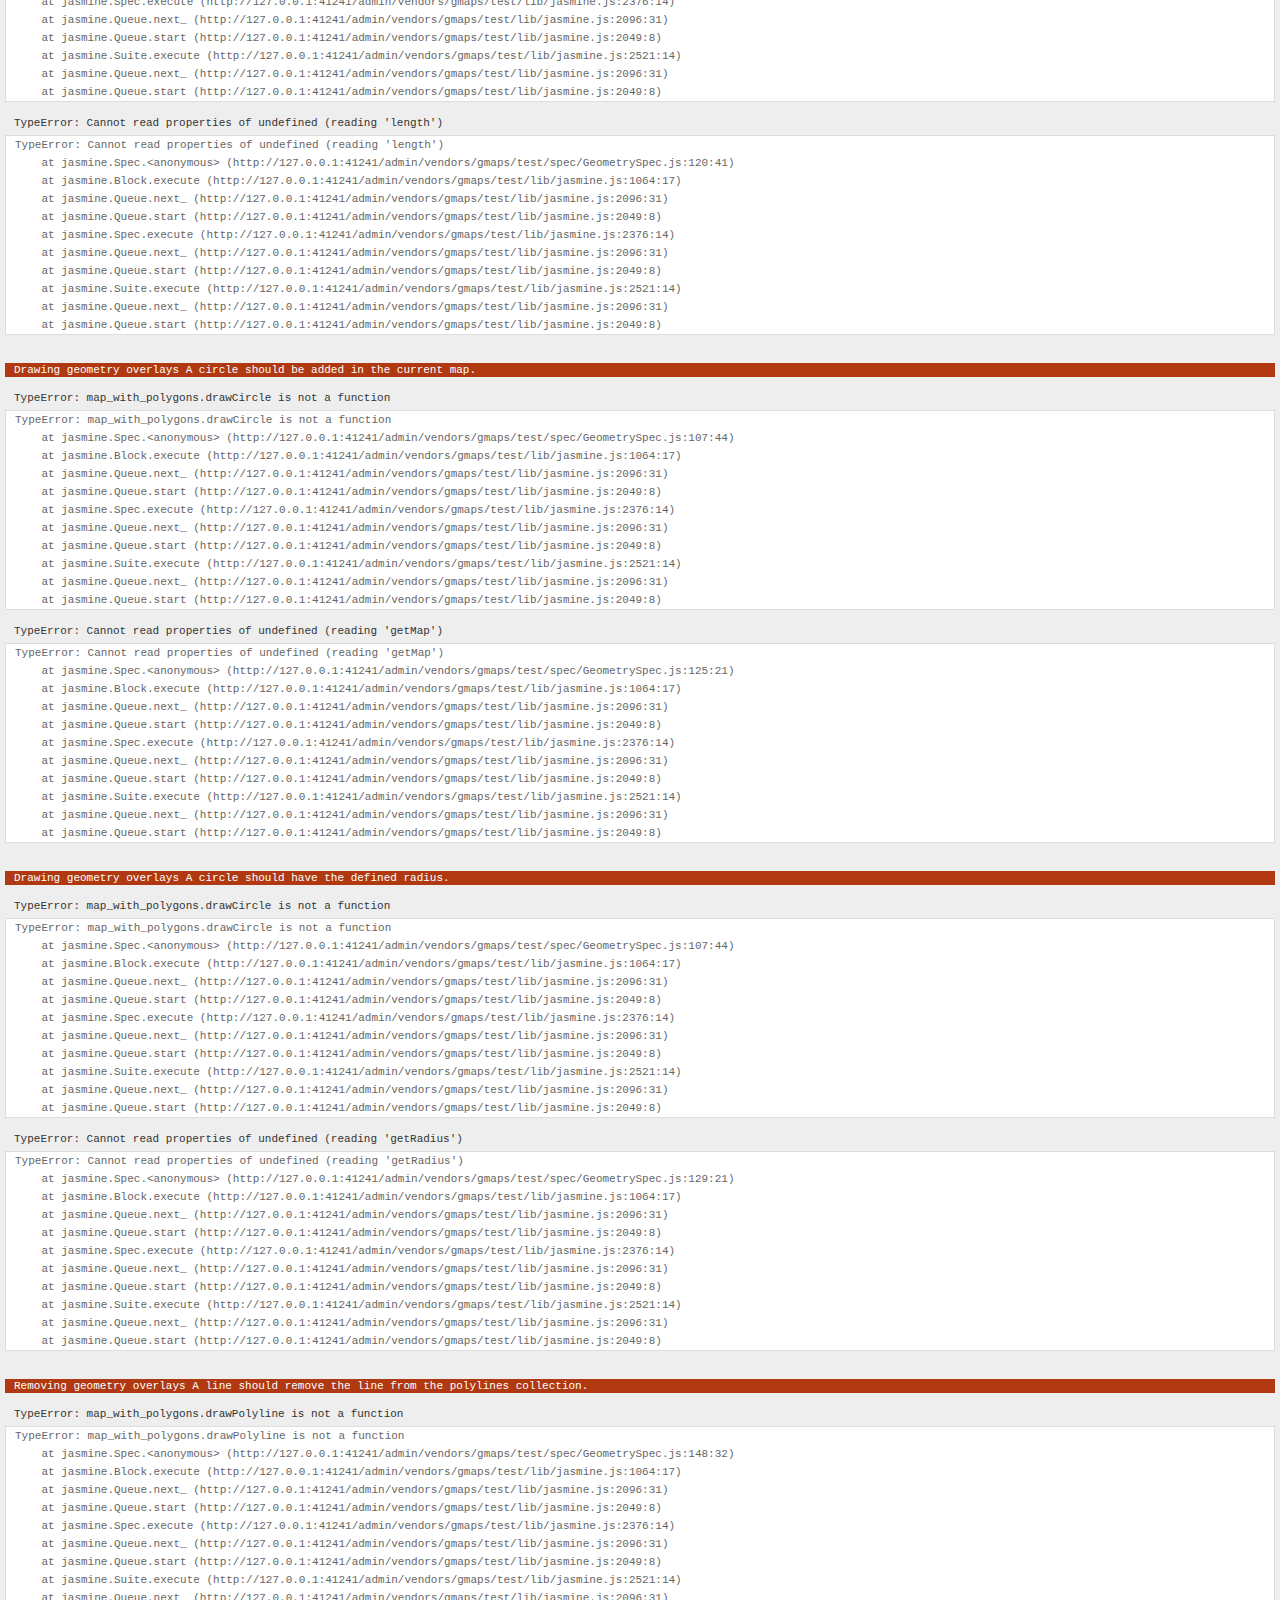
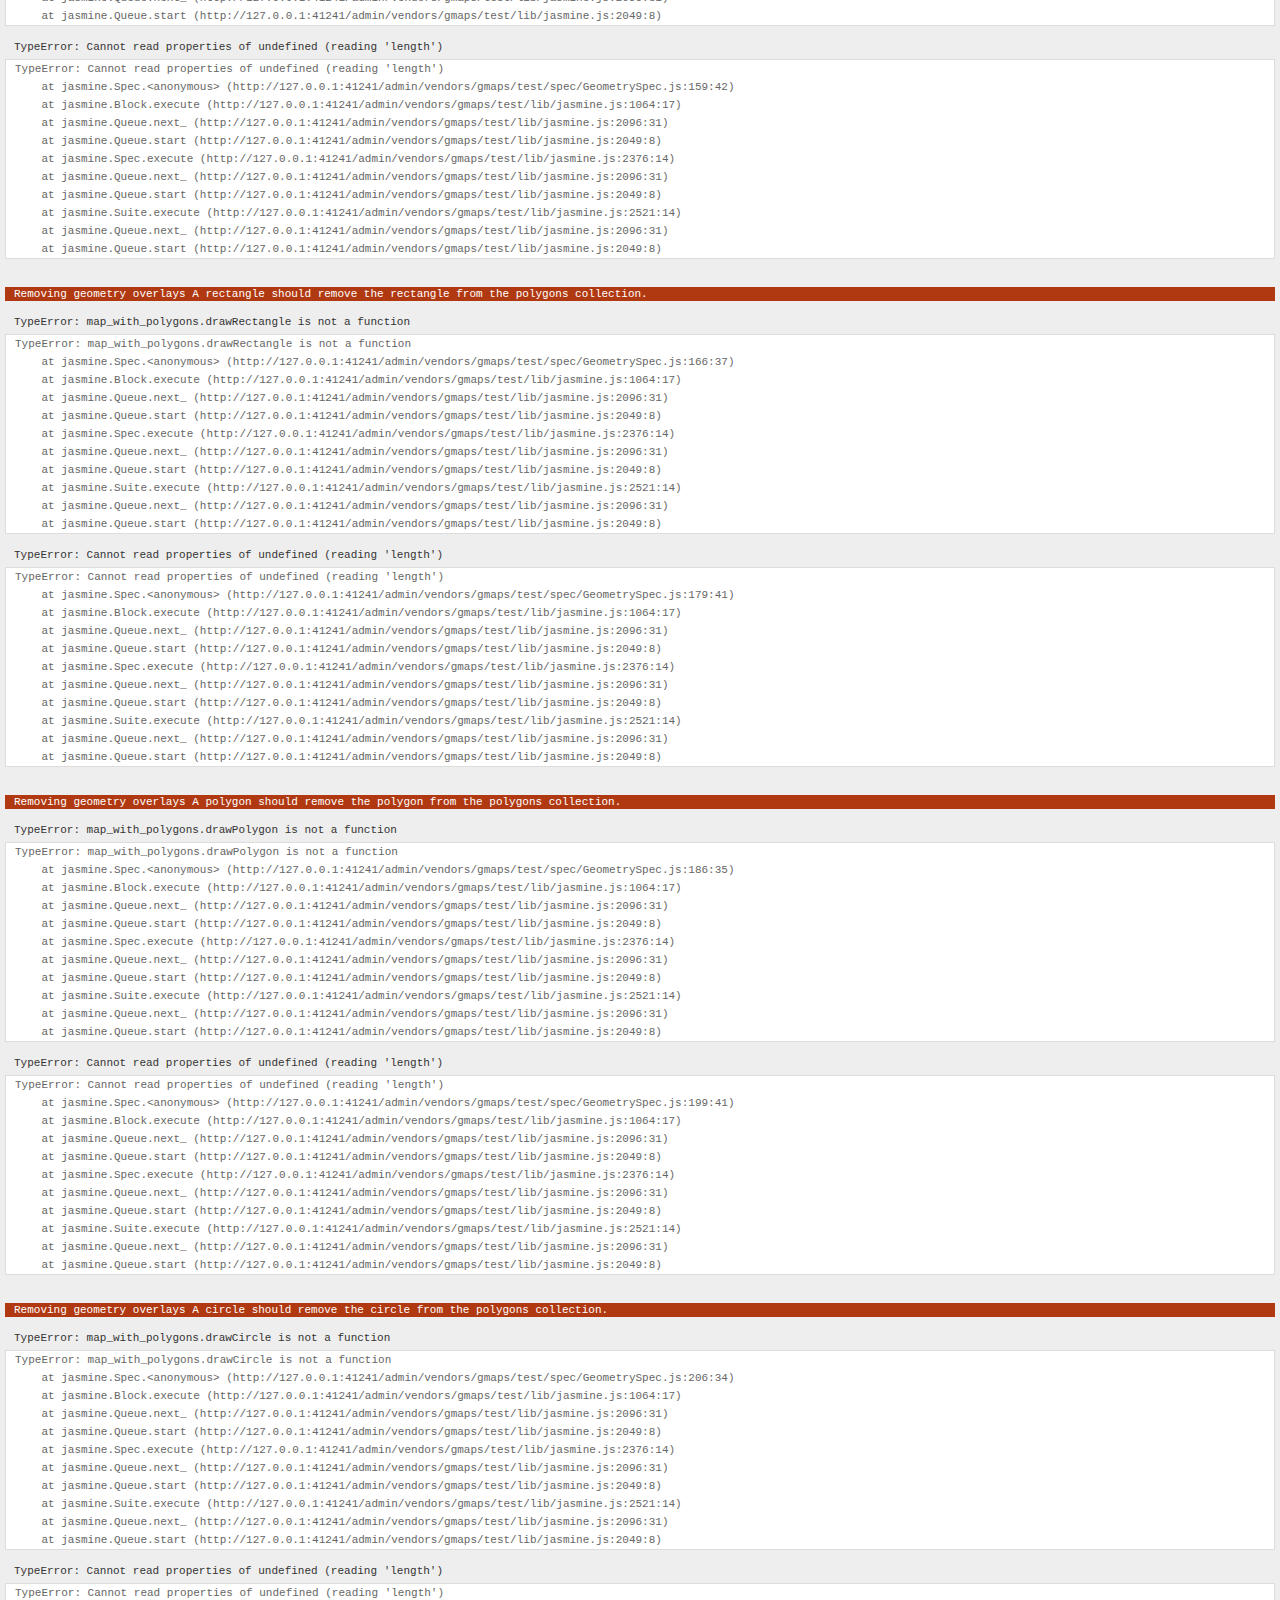
<file: admin/vendors/gmaps/test/index.html>
<!DOCTYPE html>
<html>
<head>
  <title>gmaps.js test</title>
  <link rel="stylesheet" type="text/css" href="lib/jasmine.css" />
  <link rel="stylesheet" href="style.css" />
  <script type="text/javascript" src="lib/jasmine.js"></script>
  <script type="text/javascript" src="lib/jasmine-html.js"></script>

  <script type="text/javascript" src="http://maps.google.com/maps/api/js?sensor=true"></script>
  <script type="text/javascript" src="../gmaps.js"></script>

  <script type="text/javascript" src="spec/MapSpec.js"></script>
  <script type="text/javascript" src="spec/MarkerSpec.js"></script>
  <script type="text/javascript" src="spec/GeometrySpec.js"></script>
  <script type="text/javascript" src="spec/LayerSpec.js"></script>
  <script type="text/javascript" src="spec/OverlaySpec.js"></script>
  <script type="text/javascript" src="spec/RouteSpec.js"></script>
  <script type="text/javascript" src="spec/StyleSpec.js"></script>
  <script type="text/javascript" src="spec/StreetViewSpec.js"></script>
  <script type="text/javascript" src="spec/EventSpec.js"></script>
  <script type="text/javascript" src="spec/ControlSpec.js"></script>

  <script type="text/javascript">
    (function() {
      var jasmineEnv = jasmine.getEnv();
      jasmineEnv.updateInterval = 1000;

      var htmlReporter = new jasmine.HtmlReporter();

      jasmineEnv.addReporter(htmlReporter);

      jasmineEnv.specFilter = function(spec) {
        return htmlReporter.specFilter(spec);
      };

      var currentWindowOnload = window.onload;

      window.onload = function() {
        if (currentWindowOnload) {
          currentWindowOnload();
        }

        execJasmine();
      };

      function execJasmine() {
        jasmineEnv.execute();
      }
    })();
  </script>
</head>
<body>
  <h3>Basic map</h3>
  <div class="map" id="basic-map"></div>
  <h3>Advanced map</h3>
  <div class="map" id="advanced-map"></div>
  <h3>Map with events</h3>
  <div class="map" id="map-with-events"></div>
  <h3>Map with markers</h3>
  <div class="map" id="map-with-markers"></div>
  <h3>Map with custom controls</h3>
  <div class="map" id="map-with-custom-controls"></div>
  <h3>Map with polygons</h3>
  <div class="map" id="map-with-polygons"></div>
  <h3>Map with layers</h3>
  <div class="map" id="map-with-layers"></div>
  <h3>Map with overlays</h3>
  <div class="map" id="map-with-overlays"></div>
  <h3>Map with routes</h3>
  <div class="map" id="map-with-routes"></div>
  <h3>Map with styles</h3>
  <div class="map" id="map-with-styles"></div>
  <h3>Street View Panorama</h3>
  <div class="panorama" id="streetview-standalone-panorama"></div>
  <h3>Map with Street View</h3>
  <div class="with-columns">
    <div class="map" id="map-with-streetview"></div>
    <div class="panorama" id="streetview-panorama"></div>
  </div>
  <h3>Street View Panorama with events</h3>
  <div class="panorama" id="streetview-with-events"></div>
  <h3>Events</h3>
  <div class="map" id="events"></div>
</body>
</html>
</file>
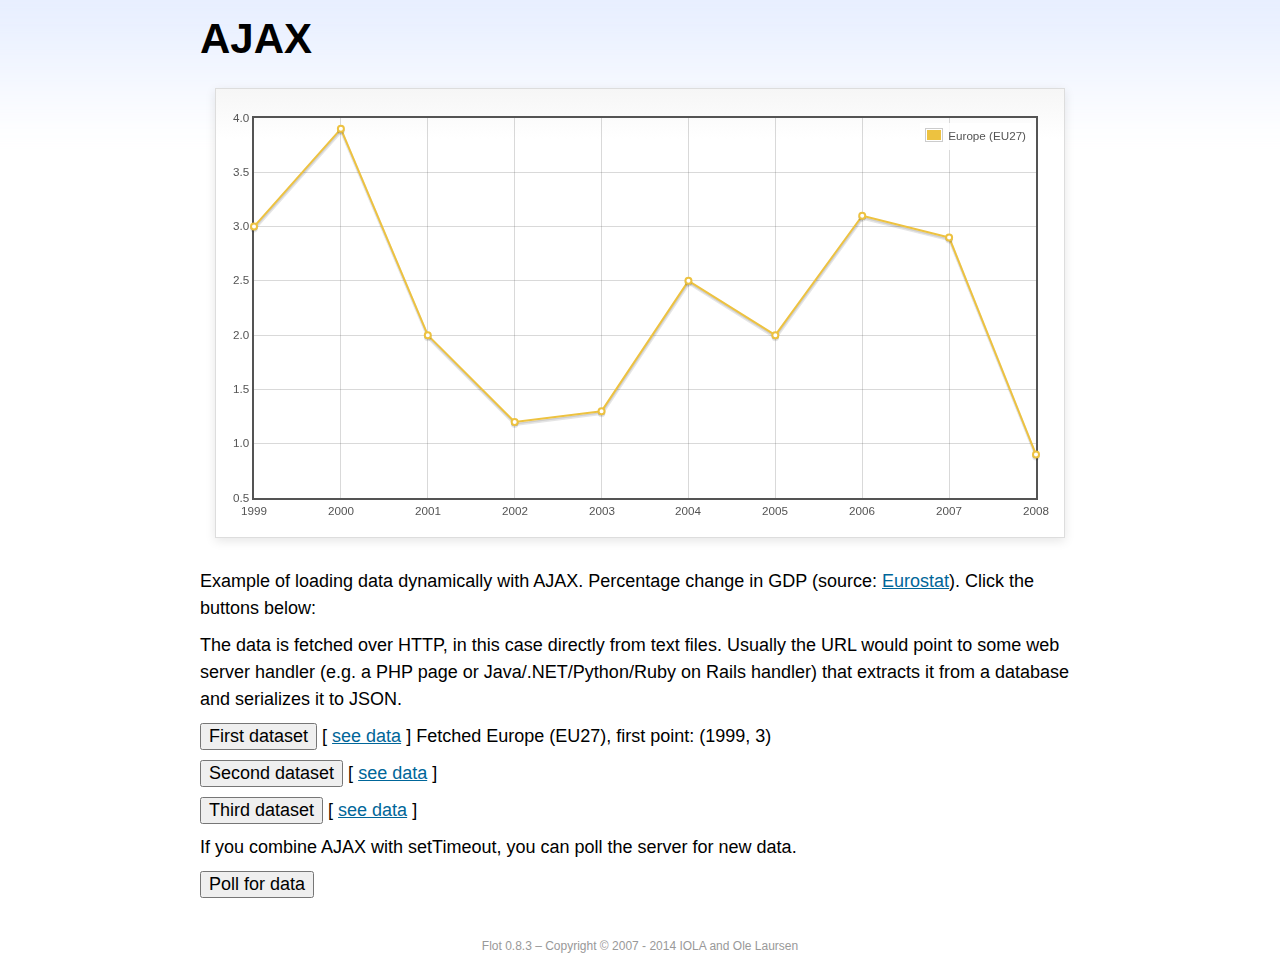
<file: admin/vendors/flot/examples/ajax/index.html>
<!DOCTYPE html PUBLIC "-//W3C//DTD HTML 4.01//EN" "http://www.w3.org/TR/html4/strict.dtd">
<html>
<head>
	<meta http-equiv="Content-Type" content="text/html; charset=utf-8">
	<title>Flot Examples: AJAX</title>
	<link href="../examples.css" rel="stylesheet" type="text/css">
	<!--[if lte IE 8]><script language="javascript" type="text/javascript" src="../../excanvas.min.js"></script><![endif]-->
	<script language="javascript" type="text/javascript" src="../../jquery.js"></script>
	<script language="javascript" type="text/javascript" src="../../jquery.flot.js"></script>
	<script type="text/javascript">

	$(function() {

		var options = {
			lines: {
				show: true
			},
			points: {
				show: true
			},
			xaxis: {
				tickDecimals: 0,
				tickSize: 1
			}
		};

		var data = [];

		$.plot("#placeholder", data, options);

		// Fetch one series, adding to what we already have

		var alreadyFetched = {};

		$("button.fetchSeries").click(function () {

			var button = $(this);

			// Find the URL in the link right next to us, then fetch the data

			var dataurl = button.siblings("a").attr("href");

			function onDataReceived(series) {

				// Extract the first coordinate pair; jQuery has parsed it, so
				// the data is now just an ordinary JavaScript object

				var firstcoordinate = "(" + series.data[0][0] + ", " + series.data[0][1] + ")";
				button.siblings("span").text("Fetched " + series.label + ", first point: " + firstcoordinate);

				// Push the new data onto our existing data array

				if (!alreadyFetched[series.label]) {
					alreadyFetched[series.label] = true;
					data.push(series);
				}

				$.plot("#placeholder", data, options);
			}

			$.ajax({
				url: dataurl,
				type: "GET",
				dataType: "json",
				success: onDataReceived
			});
		});

		// Initiate a recurring data update

		$("button.dataUpdate").click(function () {

			data = [];
			alreadyFetched = {};

			$.plot("#placeholder", data, options);

			var iteration = 0;

			function fetchData() {

				++iteration;

				function onDataReceived(series) {

					// Load all the data in one pass; if we only got partial
					// data we could merge it with what we already have.

					data = [ series ];
					$.plot("#placeholder", data, options);
				}

				// Normally we call the same URL - a script connected to a
				// database - but in this case we only have static example
				// files, so we need to modify the URL.

				$.ajax({
					url: "data-eu-gdp-growth-" + iteration + ".json",
					type: "GET",
					dataType: "json",
					success: onDataReceived
				});

				if (iteration < 5) {
					setTimeout(fetchData, 1000);
				} else {
					data = [];
					alreadyFetched = {};
				}
			}

			setTimeout(fetchData, 1000);
		});

		// Load the first series by default, so we don't have an empty plot

		$("button.fetchSeries:first").click();

		// Add the Flot version string to the footer

		$("#footer").prepend("Flot " + $.plot.version + " &ndash; ");
	});

	</script>
</head>
<body>

	<div id="header">
		<h2>AJAX</h2>
	</div>

	<div id="content">

		<div class="demo-container">
			<div id="placeholder" class="demo-placeholder"></div>
		</div>

		<p>Example of loading data dynamically with AJAX. Percentage change in GDP (source: <a href="http://epp.eurostat.ec.europa.eu/tgm/table.do?tab=table&init=1&plugin=1&language=en&pcode=tsieb020">Eurostat</a>). Click the buttons below:</p>

		<p>The data is fetched over HTTP, in this case directly from text files. Usually the URL would point to some web server handler (e.g. a PHP page or Java/.NET/Python/Ruby on Rails handler) that extracts it from a database and serializes it to JSON.</p>

		<p>
			<button class="fetchSeries">First dataset</button>
			[ <a href="data-eu-gdp-growth.json">see data</a> ]
			<span></span>
		</p>

		<p>
			<button class="fetchSeries">Second dataset</button>
			[ <a href="data-japan-gdp-growth.json">see data</a> ]
			<span></span>
		</p>

		<p>
			<button class="fetchSeries">Third dataset</button>
			[ <a href="data-usa-gdp-growth.json">see data</a> ]
			<span></span>
		</p>

		<p>If you combine AJAX with setTimeout, you can poll the server for new data.</p>

		<p>
			<button class="dataUpdate">Poll for data</button>
		</p>

	</div>

	<div id="footer">
		Copyright &copy; 2007 - 2014 IOLA and Ole Laursen
	</div>

</body>
</html>
</file>
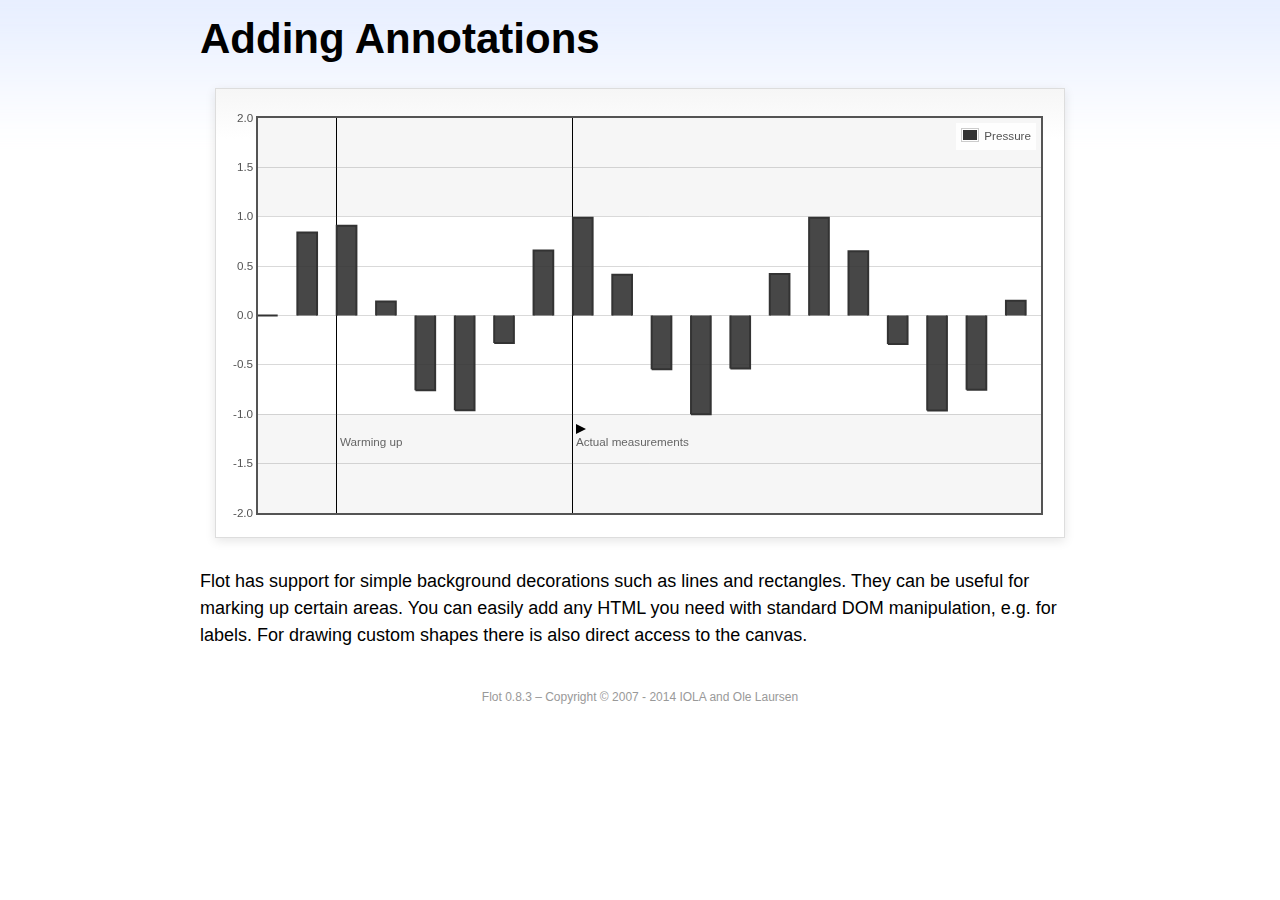
<file: admin/vendors/flot/examples/annotating/index.html>
<!DOCTYPE html PUBLIC "-//W3C//DTD HTML 4.01//EN" "http://www.w3.org/TR/html4/strict.dtd">
<html>
<head>
	<meta http-equiv="Content-Type" content="text/html; charset=utf-8">
	<title>Flot Examples: Adding Annotations</title>
	<link href="../examples.css" rel="stylesheet" type="text/css">
	<!--[if lte IE 8]><script language="javascript" type="text/javascript" src="../../excanvas.min.js"></script><![endif]-->
	<script language="javascript" type="text/javascript" src="../../jquery.js"></script>
	<script language="javascript" type="text/javascript" src="../../jquery.flot.js"></script>
	<script type="text/javascript">

	$(function() {

		var d1 = [];
		for (var i = 0; i < 20; ++i) {
			d1.push([i, Math.sin(i)]);
		}

		var data = [{ data: d1, label: "Pressure", color: "#333" }];

		var markings = [
			{ color: "#f6f6f6", yaxis: { from: 1 } },
			{ color: "#f6f6f6", yaxis: { to: -1 } },
			{ color: "#000", lineWidth: 1, xaxis: { from: 2, to: 2 } },
			{ color: "#000", lineWidth: 1, xaxis: { from: 8, to: 8 } }
		];

		var placeholder = $("#placeholder");

		var plot = $.plot(placeholder, data, {
			bars: { show: true, barWidth: 0.5, fill: 0.9 },
			xaxis: { ticks: [], autoscaleMargin: 0.02 },
			yaxis: { min: -2, max: 2 },
			grid: { markings: markings }
		});

		var o = plot.pointOffset({ x: 2, y: -1.2});

		// Append it to the placeholder that Flot already uses for positioning

		placeholder.append("<div style='position:absolute;left:" + (o.left + 4) + "px;top:" + o.top + "px;color:#666;font-size:smaller'>Warming up</div>");

		o = plot.pointOffset({ x: 8, y: -1.2});
		placeholder.append("<div style='position:absolute;left:" + (o.left + 4) + "px;top:" + o.top + "px;color:#666;font-size:smaller'>Actual measurements</div>");

		// Draw a little arrow on top of the last label to demonstrate canvas
		// drawing

		var ctx = plot.getCanvas().getContext("2d");
		ctx.beginPath();
		o.left += 4;
		ctx.moveTo(o.left, o.top);
		ctx.lineTo(o.left, o.top - 10);
		ctx.lineTo(o.left + 10, o.top - 5);
		ctx.lineTo(o.left, o.top);
		ctx.fillStyle = "#000";
		ctx.fill();

		// Add the Flot version string to the footer

		$("#footer").prepend("Flot " + $.plot.version + " &ndash; ");
	});

	</script>
</head>
<body>

	<div id="header">
		<h2>Adding Annotations</h2>
	</div>

	<div id="content">

		<div class="demo-container">
			<div id="placeholder" class="demo-placeholder"></div>
		</div>

		<p>Flot has support for simple background decorations such as lines and rectangles. They can be useful for marking up certain areas. You can easily add any HTML you need with standard DOM manipulation, e.g. for labels. For drawing custom shapes there is also direct access to the canvas.</p>

	</div>

	<div id="footer">
		Copyright &copy; 2007 - 2014 IOLA and Ole Laursen
	</div>

</body>
</html>
</file>
<file: admin/vendors/themify-icons/css/themify-icons.css>
@font-face {
	font-family: 'themify';
	src:url('../fonts/themify.eot');
	src:url('../fonts/themify.eot?#iefix') format('embedded-opentype'),
		url('../fonts/themify.woff') format('woff'),
		url('../fonts/themify.ttf') format('truetype'),
		url('../fonts/themify.svg') format('svg');
	font-weight: normal;
	font-style: normal;
}

[class^="ti-"], [class*=" ti-"] {
	font-family: 'themify';
	speak: none;
	font-style: normal;
	font-weight: normal;
	font-variant: normal;
	text-transform: none;
	line-height: 1;

	/* Better Font Rendering =========== */
	-webkit-font-smoothing: antialiased;
	-moz-osx-font-smoothing: grayscale;
}

.ti-wand:before {
	content: "\e600";
}
.ti-volume:before {
	content: "\e601";
}
.ti-user:before {
	content: "\e602";
}
.ti-unlock:before {
	content: "\e603";
}
.ti-unlink:before {
	content: "\e604";
}
.ti-trash:before {
	content: "\e605";
}
.ti-thought:before {
	content: "\e606";
}
.ti-target:before {
	content: "\e607";
}
.ti-tag:before {
	content: "\e608";
}
.ti-tablet:before {
	content: "\e609";
}
.ti-star:before {
	content: "\e60a";
}
.ti-spray:before {
	content: "\e60b";
}
.ti-signal:before {
	content: "\e60c";
}
.ti-shopping-cart:before {
	content: "\e60d";
}
.ti-shopping-cart-full:before {
	content: "\e60e";
}
.ti-settings:before {
	content: "\e60f";
}
.ti-search:before {
	content: "\e610";
}
.ti-zoom-in:before {
	content: "\e611";
}
.ti-zoom-out:before {
	content: "\e612";
}
.ti-cut:before {
	content: "\e613";
}
.ti-ruler:before {
	content: "\e614";
}
.ti-ruler-pencil:before {
	content: "\e615";
}
.ti-ruler-alt:before {
	content: "\e616";
}
.ti-bookmark:before {
	content: "\e617";
}
.ti-bookmark-alt:before {
	content: "\e618";
}
.ti-reload:before {
	content: "\e619";
}
.ti-plus:before {
	content: "\e61a";
}
.ti-pin:before {
	content: "\e61b";
}
.ti-pencil:before {
	content: "\e61c";
}
.ti-pencil-alt:before {
	content: "\e61d";
}
.ti-paint-roller:before {
	content: "\e61e";
}
.ti-paint-bucket:before {
	content: "\e61f";
}
.ti-na:before {
	content: "\e620";
}
.ti-mobile:before {
	content: "\e621";
}
.ti-minus:before {
	content: "\e622";
}
.ti-medall:before {
	content: "\e623";
}
.ti-medall-alt:before {
	content: "\e624";
}
.ti-marker:before {
	content: "\e625";
}
.ti-marker-alt:before {
	content: "\e626";
}
.ti-arrow-up:before {
	content: "\e627";
}
.ti-arrow-right:before {
	content: "\e628";
}
.ti-arrow-left:before {
	content: "\e629";
}
.ti-arrow-down:before {
	content: "\e62a";
}
.ti-lock:before {
	content: "\e62b";
}
.ti-location-arrow:before {
	content: "\e62c";
}
.ti-link:before {
	content: "\e62d";
}
.ti-layout:before {
	content: "\e62e";
}
.ti-layers:before {
	content: "\e62f";
}
.ti-layers-alt:before {
	content: "\e630";
}
.ti-key:before {
	content: "\e631";
}
.ti-import:before {
	content: "\e632";
}
.ti-image:before {
	content: "\e633";
}
.ti-heart:before {
	content: "\e634";
}
.ti-heart-broken:before {
	content: "\e635";
}
.ti-hand-stop:before {
	content: "\e636";
}
.ti-hand-open:before {
	content: "\e637";
}
.ti-hand-drag:before {
	content: "\e638";
}
.ti-folder:before {
	content: "\e639";
}
.ti-flag:before {
	content: "\e63a";
}
.ti-flag-alt:before {
	content: "\e63b";
}
.ti-flag-alt-2:before {
	content: "\e63c";
}
.ti-eye:before {
	content: "\e63d";
}
.ti-export:before {
	content: "\e63e";
}
.ti-exchange-vertical:before {
	content: "\e63f";
}
.ti-desktop:before {
	content: "\e640";
}
.ti-cup:before {
	content: "\e641";
}
.ti-crown:before {
	content: "\e642";
}
.ti-comments:before {
	content: "\e643";
}
.ti-comment:before {
	content: "\e644";
}
.ti-comment-alt:before {
	content: "\e645";
}
.ti-close:before {
	content: "\e646";
}
.ti-clip:before {
	content: "\e647";
}
.ti-angle-up:before {
	content: "\e648";
}
.ti-angle-right:before {
	content: "\e649";
}
.ti-angle-left:before {
	content: "\e64a";
}
.ti-angle-down:before {
	content: "\e64b";
}
.ti-check:before {
	content: "\e64c";
}
.ti-check-box:before {
	content: "\e64d";
}
.ti-camera:before {
	content: "\e64e";
}
.ti-announcement:before {
	content: "\e64f";
}
.ti-brush:before {
	content: "\e650";
}
.ti-briefcase:before {
	content: "\e651";
}
.ti-bolt:before {
	content: "\e652";
}
.ti-bolt-alt:before {
	content: "\e653";
}
.ti-blackboard:before {
	content: "\e654";
}
.ti-bag:before {
	content: "\e655";
}
.ti-move:before {
	content: "\e656";
}
.ti-arrows-vertical:before {
	content: "\e657";
}
.ti-arrows-horizontal:before {
	content: "\e658";
}
.ti-fullscreen:before {
	content: "\e659";
}
.ti-arrow-top-right:before {
	content: "\e65a";
}
.ti-arrow-top-left:before {
	content: "\e65b";
}
.ti-arrow-circle-up:before {
	content: "\e65c";
}
.ti-arrow-circle-right:before {
	content: "\e65d";
}
.ti-arrow-circle-left:before {
	content: "\e65e";
}
.ti-arrow-circle-down:before {
	content: "\e65f";
}
.ti-angle-double-up:before {
	content: "\e660";
}
.ti-angle-double-right:before {
	content: "\e661";
}
.ti-angle-double-left:before {
	content: "\e662";
}
.ti-angle-double-down:before {
	content: "\e663";
}
.ti-zip:before {
	content: "\e664";
}
.ti-world:before {
	content: "\e665";
}
.ti-wheelchair:before {
	content: "\e666";
}
.ti-view-list:before {
	content: "\e667";
}
.ti-view-list-alt:before {
	content: "\e668";
}
.ti-view-grid:before {
	content: "\e669";
}
.ti-uppercase:before {
	content: "\e66a";
}
.ti-upload:before {
	content: "\e66b";
}
.ti-underline:before {
	content: "\e66c";
}
.ti-truck:before {
	content: "\e66d";
}
.ti-timer:before {
	content: "\e66e";
}
.ti-ticket:before {
	content: "\e66f";
}
.ti-thumb-up:before {
	content: "\e670";
}
.ti-thumb-down:before {
	content: "\e671";
}
.ti-text:before {
	content: "\e672";
}
.ti-stats-up:before {
	content: "\e673";
}
.ti-stats-down:before {
	content: "\e674";
}
.ti-split-v:before {
	content: "\e675";
}
.ti-split-h:before {
	content: "\e676";
}
.ti-smallcap:before {
	content: "\e677";
}
.ti-shine:before {
	content: "\e678";
}
.ti-shift-right:before {
	content: "\e679";
}
.ti-shift-left:before {
	content: "\e67a";
}
.ti-shield:before {
	content: "\e67b";
}
.ti-notepad:before {
	content: "\e67c";
}
.ti-server:before {
	content: "\e67d";
}
.ti-quote-right:before {
	content: "\e67e";
}
.ti-quote-left:before {
	content: "\e67f";
}
.ti-pulse:before {
	content: "\e680";
}
.ti-printer:before {
	content: "\e681";
}
.ti-power-off:before {
	content: "\e682";
}
.ti-plug:before {
	content: "\e683";
}
.ti-pie-chart:before {
	content: "\e684";
}
.ti-paragraph:before {
	content: "\e685";
}
.ti-panel:before {
	content: "\e686";
}
.ti-package:before {
	content: "\e687";
}
.ti-music:before {
	content: "\e688";
}
.ti-music-alt:before {
	content: "\e689";
}
.ti-mouse:before {
	content: "\e68a";
}
.ti-mouse-alt:before {
	content: "\e68b";
}
.ti-money:before {
	content: "\e68c";
}
.ti-microphone:before {
	content: "\e68d";
}
.ti-menu:before {
	content: "\e68e";
}
.ti-menu-alt:before {
	content: "\e68f";
}
.ti-map:before {
	content: "\e690";
}
.ti-map-alt:before {
	content: "\e691";
}
.ti-loop:before {
	content: "\e692";
}
.ti-location-pin:before {
	content: "\e693";
}
.ti-list:before {
	content: "\e694";
}
.ti-light-bulb:before {
	content: "\e695";
}
.ti-Italic:before {
	content: "\e696";
}
.ti-info:before {
	content: "\e697";
}
.ti-infinite:before {
	content: "\e698";
}
.ti-id-badge:before {
	content: "\e699";
}
.ti-hummer:before {
	content: "\e69a";
}
.ti-home:before {
	content: "\e69b";
}
.ti-help:before {
	content: "\e69c";
}
.ti-headphone:before {
	content: "\e69d";
}
.ti-harddrives:before {
	content: "\e69e";
}
.ti-harddrive:before {
	content: "\e69f";
}
.ti-gift:before {
	content: "\e6a0";
}
.ti-game:before {
	content: "\e6a1";
}
.ti-filter:before {
	content: "\e6a2";
}
.ti-files:before {
	content: "\e6a3";
}
.ti-file:before {
	content: "\e6a4";
}
.ti-eraser:before {
	content: "\e6a5";
}
.ti-envelope:before {
	content: "\e6a6";
}
.ti-download:before {
	content: "\e6a7";
}
.ti-direction:before {
	content: "\e6a8";
}
.ti-direction-alt:before {
	content: "\e6a9";
}
.ti-dashboard:before {
	content: "\e6aa";
}
.ti-control-stop:before {
	content: "\e6ab";
}
.ti-control-shuffle:before {
	content: "\e6ac";
}
.ti-control-play:before {
	content: "\e6ad";
}
.ti-control-pause:before {
	content: "\e6ae";
}
.ti-control-forward:before {
	content: "\e6af";
}
.ti-control-backward:before {
	content: "\e6b0";
}
.ti-cloud:before {
	content: "\e6b1";
}
.ti-cloud-up:before {
	content: "\e6b2";
}
.ti-cloud-down:before {
	content: "\e6b3";
}
.ti-clipboard:before {
	content: "\e6b4";
}
.ti-car:before {
	content: "\e6b5";
}
.ti-calendar:before {
	content: "\e6b6";
}
.ti-book:before {
	content: "\e6b7";
}
.ti-bell:before {
	content: "\e6b8";
}
.ti-basketball:before {
	content: "\e6b9";
}
.ti-bar-chart:before {
	content: "\e6ba";
}
.ti-bar-chart-alt:before {
	content: "\e6bb";
}
.ti-back-right:before {
	content: "\e6bc";
}
.ti-back-left:before {
	content: "\e6bd";
}
.ti-arrows-corner:before {
	content: "\e6be";
}
.ti-archive:before {
	content: "\e6bf";
}
.ti-anchor:before {
	content: "\e6c0";
}
.ti-align-right:before {
	content: "\e6c1";
}
.ti-align-left:before {
	content: "\e6c2";
}
.ti-align-justify:before {
	content: "\e6c3";
}
.ti-align-center:before {
	content: "\e6c4";
}
.ti-alert:before {
	content: "\e6c5";
}
.ti-alarm-clock:before {
	content: "\e6c6";
}
.ti-agenda:before {
	content: "\e6c7";
}
.ti-write:before {
	content: "\e6c8";
}
.ti-window:before {
	content: "\e6c9";
}
.ti-widgetized:before {
	content: "\e6ca";
}
.ti-widget:before {
	content: "\e6cb";
}
.ti-widget-alt:before {
	content: "\e6cc";
}
.ti-wallet:before {
	content: "\e6cd";
}
.ti-video-clapper:before {
	content: "\e6ce";
}
.ti-video-camera:before {
	content: "\e6cf";
}
.ti-vector:before {
	content: "\e6d0";
}
.ti-themify-logo:before {
	content: "\e6d1";
}
.ti-themify-favicon:before {
	content: "\e6d2";
}
.ti-themify-favicon-alt:before {
	content: "\e6d3";
}
.ti-support:before {
	content: "\e6d4";
}
.ti-stamp:before {
	content: "\e6d5";
}
.ti-split-v-alt:before {
	content: "\e6d6";
}
.ti-slice:before {
	content: "\e6d7";
}
.ti-shortcode:before {
	content: "\e6d8";
}
.ti-shift-right-alt:before {
	content: "\e6d9";
}
.ti-shift-left-alt:before {
	content: "\e6da";
}
.ti-ruler-alt-2:before {
	content: "\e6db";
}
.ti-receipt:before {
	content: "\e6dc";
}
.ti-pin2:before {
	content: "\e6dd";
}
.ti-pin-alt:before {
	content: "\e6de";
}
.ti-pencil-alt2:before {
	content: "\e6df";
}
.ti-palette:before {
	content: "\e6e0";
}
.ti-more:before {
	content: "\e6e1";
}
.ti-more-alt:before {
	content: "\e6e2";
}
.ti-microphone-alt:before {
	content: "\e6e3";
}
.ti-magnet:before {
	content: "\e6e4";
}
.ti-line-double:before {
	content: "\e6e5";
}
.ti-line-dotted:before {
	content: "\e6e6";
}
.ti-line-dashed:before {
	content: "\e6e7";
}
.ti-layout-width-full:before {
	content: "\e6e8";
}
.ti-layout-width-default:before {
	content: "\e6e9";
}
.ti-layout-width-default-alt:before {
	content: "\e6ea";
}
.ti-layout-tab:before {
	content: "\e6eb";
}
.ti-layout-tab-window:before {
	content: "\e6ec";
}
.ti-layout-tab-v:before {
	content: "\e6ed";
}
.ti-layout-tab-min:before {
	content: "\e6ee";
}
.ti-layout-slider:before {
	content: "\e6ef";
}
.ti-layout-slider-alt:before {
	content: "\e6f0";
}
.ti-layout-sidebar-right:before {
	content: "\e6f1";
}
.ti-layout-sidebar-none:before {
	content: "\e6f2";
}
.ti-layout-sidebar-left:before {
	content: "\e6f3";
}
.ti-layout-placeholder:before {
	content: "\e6f4";
}
.ti-layout-menu:before {
	content: "\e6f5";
}
.ti-layout-menu-v:before {
	content: "\e6f6";
}
.ti-layout-menu-separated:before {
	content: "\e6f7";
}
.ti-layout-menu-full:before {
	content: "\e6f8";
}
.ti-layout-media-right-alt:before {
	content: "\e6f9";
}
.ti-layout-media-right:before {
	content: "\e6fa";
}
.ti-layout-media-overlay:before {
	content: "\e6fb";
}
.ti-layout-media-overlay-alt:before {
	content: "\e6fc";
}
.ti-layout-media-overlay-alt-2:before {
	content: "\e6fd";
}
.ti-layout-media-left-alt:before {
	content: "\e6fe";
}
.ti-layout-media-left:before {
	content: "\e6ff";
}
.ti-layout-media-center-alt:before {
	content: "\e700";
}
.ti-layout-media-center:before {
	content: "\e701";
}
.ti-layout-list-thumb:before {
	content: "\e702";
}
.ti-layout-list-thumb-alt:before {
	content: "\e703";
}
.ti-layout-list-post:before {
	content: "\e704";
}
.ti-layout-list-large-image:before {
	content: "\e705";
}
.ti-layout-line-solid:before {
	content: "\e706";
}
.ti-layout-grid4:before {
	content: "\e707";
}
.ti-layout-grid3:before {
	content: "\e708";
}
.ti-layout-grid2:before {
	content: "\e709";
}
.ti-layout-grid2-thumb:before {
	content: "\e70a";
}
.ti-layout-cta-right:before {
	content: "\e70b";
}
.ti-layout-cta-left:before {
	content: "\e70c";
}
.ti-layout-cta-center:before {
	content: "\e70d";
}
.ti-layout-cta-btn-right:before {
	content: "\e70e";
}
.ti-layout-cta-btn-left:before {
	content: "\e70f";
}
.ti-layout-column4:before {
	content: "\e710";
}
.ti-layout-column3:before {
	content: "\e711";
}
.ti-layout-column2:before {
	content: "\e712";
}
.ti-layout-accordion-separated:before {
	content: "\e713";
}
.ti-layout-accordion-merged:before {
	content: "\e714";
}
.ti-layout-accordion-list:before {
	content: "\e715";
}
.ti-ink-pen:before {
	content: "\e716";
}
.ti-info-alt:before {
	content: "\e717";
}
.ti-help-alt:before {
	content: "\e718";
}
.ti-headphone-alt:before {
	content: "\e719";
}
.ti-hand-point-up:before {
	content: "\e71a";
}
.ti-hand-point-right:before {
	content: "\e71b";
}
.ti-hand-point-left:before {
	content: "\e71c";
}
.ti-hand-point-down:before {
	content: "\e71d";
}
.ti-gallery:before {
	content: "\e71e";
}
.ti-face-smile:before {
	content: "\e71f";
}
.ti-face-sad:before {
	content: "\e720";
}
.ti-credit-card:before {
	content: "\e721";
}
.ti-control-skip-forward:before {
	content: "\e722";
}
.ti-control-skip-backward:before {
	content: "\e723";
}
.ti-control-record:before {
	content: "\e724";
}
.ti-control-eject:before {
	content: "\e725";
}
.ti-comments-smiley:before {
	content: "\e726";
}
.ti-brush-alt:before {
	content: "\e727";
}
.ti-youtube:before {
	content: "\e728";
}
.ti-vimeo:before {
	content: "\e729";
}
.ti-twitter:before {
	content: "\e72a";
}
.ti-time:before {
	content: "\e72b";
}
.ti-tumblr:before {
	content: "\e72c";
}
.ti-skype:before {
	content: "\e72d";
}
.ti-share:before {
	content: "\e72e";
}
.ti-share-alt:before {
	content: "\e72f";
}
.ti-rocket:before {
	content: "\e730";
}
.ti-pinterest:before {
	content: "\e731";
}
.ti-new-window:before {
	content: "\e732";
}
.ti-microsoft:before {
	content: "\e733";
}
.ti-list-ol:before {
	content: "\e734";
}
.ti-linkedin:before {
	content: "\e735";
}
.ti-layout-sidebar-2:before {
	content: "\e736";
}
.ti-layout-grid4-alt:before {
	content: "\e737";
}
.ti-layout-grid3-alt:before {
	content: "\e738";
}
.ti-layout-grid2-alt:before {
	content: "\e739";
}
.ti-layout-column4-alt:before {
	content: "\e73a";
}
.ti-layout-column3-alt:before {
	content: "\e73b";
}
.ti-layout-column2-alt:before {
	content: "\e73c";
}
.ti-instagram:before {
	content: "\e73d";
}
.ti-google:before {
	content: "\e73e";
}
.ti-github:before {
	content: "\e73f";
}
.ti-flickr:before {
	content: "\e740";
}
.ti-facebook:before {
	content: "\e741";
}
.ti-dropbox:before {
	content: "\e742";
}
.ti-dribbble:before {
	content: "\e743";
}
.ti-apple:before {
	content: "\e744";
}
.ti-android:before {
	content: "\e745";
}
.ti-save:before {
	content: "\e746";
}
.ti-save-alt:before {
	content: "\e747";
}
.ti-yahoo:before {
	content: "\e748";
}
.ti-wordpress:before {
	content: "\e749";
}
.ti-vimeo-alt:before {
	content: "\e74a";
}
.ti-twitter-alt:before {
	content: "\e74b";
}
.ti-tumblr-alt:before {
	content: "\e74c";
}
.ti-trello:before {
	content: "\e74d";
}
.ti-stack-overflow:before {
	content: "\e74e";
}
.ti-soundcloud:before {
	content: "\e74f";
}
.ti-sharethis:before {
	content: "\e750";
}
.ti-sharethis-alt:before {
	content: "\e751";
}
.ti-reddit:before {
	content: "\e752";
}
.ti-pinterest-alt:before {
	content: "\e753";
}
.ti-microsoft-alt:before {
	content: "\e754";
}
.ti-linux:before {
	content: "\e755";
}
.ti-jsfiddle:before {
	content: "\e756";
}
.ti-joomla:before {
	content: "\e757";
}
.ti-html5:before {
	content: "\e758";
}
.ti-flickr-alt:before {
	content: "\e759";
}
.ti-email:before {
	content: "\e75a";
}
.ti-drupal:before {
	content: "\e75b";
}
.ti-dropbox-alt:before {
	content: "\e75c";
}
.ti-css3:before {
	content: "\e75d";
}
.ti-rss:before {
	content: "\e75e";
}
.ti-rss-alt:before {
	content: "\e75f";
}
</file>
<file: admin/vendors/selectFX/css/cs-skin-elastic.css>
@font-face {
	font-family: 'icomoon';
	src:url('../fonts/icomoon/icomoon.eot?-rdnm34');
	src:url('../fonts/icomoon/icomoon.eot?#iefix-rdnm34') format('embedded-opentype'),
		url('../fonts/icomoon/icomoon.woff?-rdnm34') format('woff'),
		url('../fonts/icomoon/icomoon.ttf?-rdnm34') format('truetype'),
		url('../fonts/icomoon/icomoon.svg?-rdnm34#icomoon') format('svg');
	font-weight: normal;
	font-style: normal;
}

div.cs-skin-elastic {
	background: transparent;
	font-size: 1.5em;
	font-weight: 700;
	color: #5b8583;
}

@media screen and (max-width: 30em) {
	div.cs-skin-elastic { font-size: 1em; }
}

.cs-skin-elastic > span {
	background-color: #fff;
	z-index: 100;
}

.cs-skin-elastic > span::after {
	font-family: 'icomoon';
	content: '\e005';
	-webkit-backface-visibility: hidden;
	backface-visibility: hidden;
}

.cs-skin-elastic .cs-options {
	overflow: visible;
	background: transparent;
	opacity: 1;
	visibility: visible;
	padding-bottom: 1.25em;
	pointer-events: none;
}

.cs-skin-elastic.cs-active .cs-options {
	pointer-events: auto;
}

.cs-skin-elastic .cs-options > ul::before {
	content: '';
	position: absolute;
	width: 100%;
	height: 100%;
	left: 0;
	top: 0;
	-webkit-transform: scale3d(1,0,1);
	transform: scale3d(1,0,1);
	background: #fff;
	-webkit-transform-origin: 50% 0%;
	transform-origin: 50% 0%;
	-webkit-transition: -webkit-transform 0.3s;
	transition: transform 0.3s;
}

.cs-skin-elastic.cs-active .cs-options > ul::before {
	-webkit-transform: scale3d(1,1,1);
	transform: scale3d(1,1,1);
	-webkit-transition: none;
	transition: none;
	-webkit-animation: expand 0.6s ease-out;
  	animation: expand 0.6s ease-out;
}

.cs-skin-elastic .cs-options ul li {
	opacity: 0;
	-webkit-transform: translate3d(0,-25px,0);
	transform: translate3d(0,-25px,0);
	-webkit-transition: opacity 0.15s, -webkit-transform 0.15s;
	transition: opacity 0.15s, transform 0.15s;
}

.cs-skin-elastic.cs-active .cs-options ul li {
	-webkit-transform: translate3d(0,0,0);
	transform: translate3d(0,0,0);
	opacity: 1;
	-webkit-transition: none;
	transition: none;
	-webkit-animation: bounce 0.6s ease-out;
  	animation: bounce 0.6s ease-out;
}

/* Optional delays (problematic in IE 11/Win) */
/*
.cs-skin-elastic.cs-active .cs-options ul li:first-child {
	-webkit-animation-delay: 0.1s;
	animation-delay: 0.1s;
}

.cs-skin-elastic.cs-active .cs-options ul li:nth-child(2) {
	-webkit-animation-delay: 0.15s;
	animation-delay: 0.15s;
}

.cs-skin-elastic.cs-active .cs-options ul li:nth-child(3) {
	-webkit-animation-delay: 0.2s;
	animation-delay: 0.2s;
}

.cs-skin-elastic.cs-active .cs-options ul li:nth-child(4) {
	-webkit-animation-delay: 0.25s;
	animation-delay: 0.25s;
} 

/* with more items, more delays declarations are needed */


.cs-skin-elastic .cs-options span {
	background-repeat: no-repeat;
	background-position: 1.5em 50%;
	background-size: 2em auto;
	padding: 0.8em 1em 0.8em 4em;
}

.cs-skin-elastic .cs-options span:hover,
.cs-skin-elastic .cs-options li.cs-focus span,
.cs-skin-elastic .cs-options .cs-selected span {
	color: #1e4c4a;
}

.cs-skin-elastic .cs-options .cs-selected span::after {
	content: '';
}

.cs-skin-elastic .cs-options li.flag-france span {
	background-image: url(../img/france.svg);
}

.cs-skin-elastic .cs-options li.flag-brazil span {
	background-image: url(../img/brazil.svg);
}

.cs-skin-elastic .cs-options li.flag-safrica span {
	background-image: url(../img/south-africa.svg);
}

.cs-skin-elastic .cs-options li.flag-argentina span {
	background-image: url(../img/argentina.svg);
}

@-webkit-keyframes expand { 
	0% { -webkit-transform: scale3d(1,0,1); }
	25% { -webkit-transform: scale3d(1,1.2,1); }
	50% { -webkit-transform: scale3d(1,0.85,1); }
	75% { -webkit-transform: scale3d(1,1.05,1) }
	100% { -webkit-transform: scale3d(1,1,1); }
}

@keyframes expand { 
	0% { -webkit-transform: scale3d(1,0,1); transform: scale3d(1,0,1); }
	25% { -webkit-transform: scale3d(1,1.2,1); transform: scale3d(1,1.2,1); }
	50% { -webkit-transform: scale3d(1,0.85,1); transform: scale3d(1,0.85,1); }
	75% { -webkit-transform: scale3d(1,1.05,1); transform: scale3d(1,1.05,1); }
	100% { -webkit-transform: scale3d(1,1,1); transform: scale3d(1,1,1); }
}


@-webkit-keyframes bounce { 
	0% { -webkit-transform: translate3d(0,-25px,0); opacity:0; }
	25% { -webkit-transform: translate3d(0,10px,0); }
	50% { -webkit-transform: translate3d(0,-6px,0); }
	75% { -webkit-transform: translate3d(0,2px,0); }
	100% { -webkit-transform: translate3d(0,0,0); opacity: 1; }
}

@keyframes bounce { 
	0% { -webkit-transform: translate3d(0,-25px,0); transform: translate3d(0,-25px,0); opacity:0; }
	25% { -webkit-transform: translate3d(0,10px,0); transform: translate3d(0,10px,0); }
	50% { -webkit-transform: translate3d(0,-6px,0); transform: translate3d(0,-6px,0); }
	75% { -webkit-transform: translate3d(0,2px,0); transform: translate3d(0,2px,0); }
	100% { -webkit-transform: translate3d(0,0,0); transform: translate3d(0,0,0); opacity: 1; }
}
</file>
<file: admin/assets/css/style.css>
@charset "UTF-8";


@-webkit-keyframes bounce{0%,20%,53%,80%,to{-webkit-animation-timing-function:cubic-bezier(.215,.61,.355,1);-webkit-transform:translateZ(0);animation-timing-function:cubic-bezier(.215,.61,.355,1);transform:translateZ(0)}40%,43%{-webkit-animation-timing-function:cubic-bezier(.755,.05,.855,.06);-webkit-transform:translate3d(0,-30px,0);animation-timing-function:cubic-bezier(.755,.05,.855,.06);transform:translate3d(0,-30px,0)}70%{-webkit-animation-timing-function:cubic-bezier(.755,.05,.855,.06);-webkit-transform:translate3d(0,-15px,0);animation-timing-function:cubic-bezier(.755,.05,.855,.06);transform:translate3d(0,-15px,0)}90%{-webkit-transform:translate3d(0,-4px,0);transform:translate3d(0,-4px,0)}}@keyframes bounce{0%,20%,53%,80%,to{-webkit-animation-timing-function:cubic-bezier(.215,.61,.355,1);-webkit-transform:translateZ(0);animation-timing-function:cubic-bezier(.215,.61,.355,1);transform:translateZ(0)}40%,43%{-webkit-animation-timing-function:cubic-bezier(.755,.05,.855,.06);-webkit-transform:translate3d(0,-30px,0);animation-timing-function:cubic-bezier(.755,.05,.855,.06);transform:translate3d(0,-30px,0)}70%{-webkit-animation-timing-function:cubic-bezier(.755,.05,.855,.06);-webkit-transform:translate3d(0,-15px,0);animation-timing-function:cubic-bezier(.755,.05,.855,.06);transform:translate3d(0,-15px,0)}90%{-webkit-transform:translate3d(0,-4px,0);transform:translate3d(0,-4px,0)}}.bounce{-webkit-animation-name:bounce;-webkit-transform-origin:center bottom;animation-name:bounce;-ms-transform-origin:center bottom;transform-origin:center bottom}@-webkit-keyframes flash{0%,50%,to{opacity:1;-ms-filter:"progid:DXImageTransform.Microsoft.Alpha(Opacity=100)"}25%,75%{opacity:0;-ms-filter:"progid:DXImageTransform.Microsoft.Alpha(Opacity=0)"}}@keyframes flash{0%,50%,to{opacity:1;-ms-filter:"progid:DXImageTransform.Microsoft.Alpha(Opacity=100)"}25%,75%{opacity:0;-ms-filter:"progid:DXImageTransform.Microsoft.Alpha(Opacity=0)"}}.flash{-webkit-animation-name:flash;animation-name:flash}@-webkit-keyframes pulse{0%{-webkit-transform:scaleX(1);transform:scaleX(1)}50%{-webkit-transform:scale3d(1.05,1.05,1.05);transform:scale3d(1.05,1.05,1.05)}to{-webkit-transform:scaleX(1);transform:scaleX(1)}}@keyframes pulse{0%{-webkit-transform:scaleX(1);transform:scaleX(1)}50%{-webkit-transform:scale3d(1.05,1.05,1.05);transform:scale3d(1.05,1.05,1.05)}to{-webkit-transform:scaleX(1);transform:scaleX(1)}}.pulse{-webkit-animation-name:pulse;animation-name:pulse}@-webkit-keyframes rubberBand{0%{-webkit-transform:scaleX(1);transform:scaleX(1)}30%{-webkit-transform:scale3d(1.25,.75,1);transform:scale3d(1.25,.75,1)}40%{-webkit-transform:scale3d(.75,1.25,1);transform:scale3d(.75,1.25,1)}50%{-webkit-transform:scale3d(1.15,.85,1);transform:scale3d(1.15,.85,1)}65%{-webkit-transform:scale3d(.95,1.05,1);transform:scale3d(.95,1.05,1)}75%{-webkit-transform:scale3d(1.05,.95,1);transform:scale3d(1.05,.95,1)}to{-webkit-transform:scaleX(1);transform:scaleX(1)}}@keyframes rubberBand{0%{-webkit-transform:scaleX(1);transform:scaleX(1)}30%{-webkit-transform:scale3d(1.25,.75,1);transform:scale3d(1.25,.75,1)}40%{-webkit-transform:scale3d(.75,1.25,1);transform:scale3d(.75,1.25,1)}50%{-webkit-transform:scale3d(1.15,.85,1);transform:scale3d(1.15,.85,1)}65%{-webkit-transform:scale3d(.95,1.05,1);transform:scale3d(.95,1.05,1)}75%{-webkit-transform:scale3d(1.05,.95,1);transform:scale3d(1.05,.95,1)}to{-webkit-transform:scaleX(1);transform:scaleX(1)}}.rubberBand{-webkit-animation-name:rubberBand;animation-name:rubberBand}@-webkit-keyframes shake{0%,to{-webkit-transform:translateZ(0);transform:translateZ(0)}10%,30%,50%,70%,90%{-webkit-transform:translate3d(-10px,0,0);transform:translate3d(-10px,0,0)}20%,40%,60%,80%{-webkit-transform:translate3d(10px,0,0);transform:translate3d(10px,0,0)}}@keyframes shake{0%,to{-webkit-transform:translateZ(0);transform:translateZ(0)}10%,30%,50%,70%,90%{-webkit-transform:translate3d(-10px,0,0);transform:translate3d(-10px,0,0)}20%,40%,60%,80%{-webkit-transform:translate3d(10px,0,0);transform:translate3d(10px,0,0)}}.shake{-webkit-animation-name:shake;animation-name:shake}@-webkit-keyframes headShake{0%{-webkit-transform:translateX(0);transform:translateX(0)}6.5%{-webkit-transform:translateX(-6px) rotateY(-9deg);transform:translateX(-6px) rotateY(-9deg)}18.5%{-webkit-transform:translateX(5px) rotateY(7deg);transform:translateX(5px) rotateY(7deg)}31.5%{-webkit-transform:translateX(-3px) rotateY(-5deg);transform:translateX(-3px) rotateY(-5deg)}43.5%{-webkit-transform:translateX(2px) rotateY(3deg);transform:translateX(2px) rotateY(3deg)}50%{-webkit-transform:translateX(0);transform:translateX(0)}}@keyframes headShake{0%{-webkit-transform:translateX(0);transform:translateX(0)}6.5%{-webkit-transform:translateX(-6px) rotateY(-9deg);transform:translateX(-6px) rotateY(-9deg)}18.5%{-webkit-transform:translateX(5px) rotateY(7deg);transform:translateX(5px) rotateY(7deg)}31.5%{-webkit-transform:translateX(-3px) rotateY(-5deg);transform:translateX(-3px) rotateY(-5deg)}43.5%{-webkit-transform:translateX(2px) rotateY(3deg);transform:translateX(2px) rotateY(3deg)}50%{-webkit-transform:translateX(0);transform:translateX(0)}}.headShake{-webkit-animation-name:headShake;-webkit-animation-timing-function:ease-in-out;animation-name:headShake;animation-timing-function:ease-in-out}@-webkit-keyframes swing{20%{-webkit-transform:rotate(15deg);transform:rotate(15deg)}40%{-webkit-transform:rotate(-10deg);transform:rotate(-10deg)}60%{-webkit-transform:rotate(5deg);transform:rotate(5deg)}80%{-webkit-transform:rotate(-5deg);transform:rotate(-5deg)}to{-webkit-transform:rotate(0deg);transform:rotate(0deg)}}@keyframes swing{20%{-webkit-transform:rotate(15deg);transform:rotate(15deg)}40%{-webkit-transform:rotate(-10deg);transform:rotate(-10deg)}60%{-webkit-transform:rotate(5deg);transform:rotate(5deg)}80%{-webkit-transform:rotate(-5deg);transform:rotate(-5deg)}to{-webkit-transform:rotate(0deg);transform:rotate(0deg)}}.swing{-webkit-animation-name:swing;-webkit-transform-origin:top center;animation-name:swing;-ms-transform-origin:top center;transform-origin:top center}@-webkit-keyframes tada{0%{-webkit-transform:scaleX(1);transform:scaleX(1)}10%,20%{-webkit-transform:scale3d(.9,.9,.9) rotate(-3deg);transform:scale3d(.9,.9,.9) rotate(-3deg)}30%,50%,70%,90%{-webkit-transform:scale3d(1.1,1.1,1.1) rotate(3deg);transform:scale3d(1.1,1.1,1.1) rotate(3deg)}40%,60%,80%{-webkit-transform:scale3d(1.1,1.1,1.1) rotate(-3deg);transform:scale3d(1.1,1.1,1.1) rotate(-3deg)}to{-webkit-transform:scaleX(1);transform:scaleX(1)}}@keyframes tada{0%{-webkit-transform:scaleX(1);transform:scaleX(1)}10%,20%{-webkit-transform:scale3d(.9,.9,.9) rotate(-3deg);transform:scale3d(.9,.9,.9) rotate(-3deg)}30%,50%,70%,90%{-webkit-transform:scale3d(1.1,1.1,1.1) rotate(3deg);transform:scale3d(1.1,1.1,1.1) rotate(3deg)}40%,60%,80%{-webkit-transform:scale3d(1.1,1.1,1.1) rotate(-3deg);transform:scale3d(1.1,1.1,1.1) rotate(-3deg)}to{-webkit-transform:scaleX(1);transform:scaleX(1)}}.tada{-webkit-animation-name:tada;animation-name:tada}@-webkit-keyframes wobble{0%{-webkit-transform:translateZ(0);transform:translateZ(0)}15%{-webkit-transform:translate3d(-25%,0,0) rotate(-5deg);transform:translate3d(-25%,0,0) rotate(-5deg)}30%{-webkit-transform:translate3d(20%,0,0) rotate(3deg);transform:translate3d(20%,0,0) rotate(3deg)}45%{-webkit-transform:translate3d(-15%,0,0) rotate(-3deg);transform:translate3d(-15%,0,0) rotate(-3deg)}60%{-webkit-transform:translate3d(10%,0,0) rotate(2deg);transform:translate3d(10%,0,0) rotate(2deg)}75%{-webkit-transform:translate3d(-5%,0,0) rotate(-1deg);transform:translate3d(-5%,0,0) rotate(-1deg)}to{-webkit-transform:translateZ(0);transform:translateZ(0)}}@keyframes wobble{0%{-webkit-transform:translateZ(0);transform:translateZ(0)}15%{-webkit-transform:translate3d(-25%,0,0) rotate(-5deg);transform:translate3d(-25%,0,0) rotate(-5deg)}30%{-webkit-transform:translate3d(20%,0,0) rotate(3deg);transform:translate3d(20%,0,0) rotate(3deg)}45%{-webkit-transform:translate3d(-15%,0,0) rotate(-3deg);transform:translate3d(-15%,0,0) rotate(-3deg)}60%{-webkit-transform:translate3d(10%,0,0) rotate(2deg);transform:translate3d(10%,0,0) rotate(2deg)}75%{-webkit-transform:translate3d(-5%,0,0) rotate(-1deg);transform:translate3d(-5%,0,0) rotate(-1deg)}to{-webkit-transform:translateZ(0);transform:translateZ(0)}}.wobble{-webkit-animation-name:wobble;animation-name:wobble}@-webkit-keyframes jello{0%,11.1%,to{-webkit-transform:translateZ(0);transform:translateZ(0)}22.2%{-webkit-transform:skewX(-12.5deg) skewY(-12.5deg);transform:skewX(-12.5deg) skewY(-12.5deg)}33.3%{-webkit-transform:skewX(6.25deg) skewY(6.25deg);transform:skewX(6.25deg) skewY(6.25deg)}44.4%{-webkit-transform:skewX(-3.125deg) skewY(-3.125deg);transform:skewX(-3.125deg) skewY(-3.125deg)}55.5%{-webkit-transform:skewX(1.5625deg) skewY(1.5625deg);transform:skewX(1.5625deg) skewY(1.5625deg)}66.6%{-webkit-transform:skewX(-.78125deg) skewY(-.78125deg);transform:skewX(-.78125deg) skewY(-.78125deg)}77.7%{-webkit-transform:skewX(.390625deg) skewY(.390625deg);transform:skewX(.390625deg) skewY(.390625deg)}88.8%{-webkit-transform:skewX(-.1953125deg) skewY(-.1953125deg);transform:skewX(-.1953125deg) skewY(-.1953125deg)}}@keyframes jello{0%,11.1%,to{-webkit-transform:translateZ(0);transform:translateZ(0)}22.2%{-webkit-transform:skewX(-12.5deg) skewY(-12.5deg);transform:skewX(-12.5deg) skewY(-12.5deg)}33.3%{-webkit-transform:skewX(6.25deg) skewY(6.25deg);transform:skewX(6.25deg) skewY(6.25deg)}44.4%{-webkit-transform:skewX(-3.125deg) skewY(-3.125deg);transform:skewX(-3.125deg) skewY(-3.125deg)}55.5%{-webkit-transform:skewX(1.5625deg) skewY(1.5625deg);transform:skewX(1.5625deg) skewY(1.5625deg)}66.6%{-webkit-transform:skewX(-.78125deg) skewY(-.78125deg);transform:skewX(-.78125deg) skewY(-.78125deg)}77.7%{-webkit-transform:skewX(.390625deg) skewY(.390625deg);transform:skewX(.390625deg) skewY(.390625deg)}88.8%{-webkit-transform:skewX(-.1953125deg) skewY(-.1953125deg);transform:skewX(-.1953125deg) skewY(-.1953125deg)}}.jello{-webkit-animation-name:jello;-webkit-transform-origin:center;animation-name:jello;-ms-transform-origin:center;transform-origin:center}@-webkit-keyframes heartBeat{0%{-webkit-transform:scale(1);transform:scale(1)}14%{-webkit-transform:scale(1.3);transform:scale(1.3)}28%{-webkit-transform:scale(1);transform:scale(1)}42%{-webkit-transform:scale(1.3);transform:scale(1.3)}70%{-webkit-transform:scale(1);transform:scale(1)}}@keyframes heartBeat{0%{-webkit-transform:scale(1);transform:scale(1)}14%{-webkit-transform:scale(1.3);transform:scale(1.3)}28%{-webkit-transform:scale(1);transform:scale(1)}42%{-webkit-transform:scale(1.3);transform:scale(1.3)}70%{-webkit-transform:scale(1);transform:scale(1)}}.heartBeat{-webkit-animation-duration:1.3s;-webkit-animation-name:heartBeat;-webkit-animation-timing-function:ease-in-out;animation-duration:1.3s;animation-name:heartBeat;animation-timing-function:ease-in-out}@-webkit-keyframes bounceIn{0%,20%,40%,60%,80%,to{-webkit-animation-timing-function:cubic-bezier(.215,.61,.355,1);animation-timing-function:cubic-bezier(.215,.61,.355,1)}0%{-webkit-transform:scale3d(.3,.3,.3);opacity:0;-ms-filter:"progid:DXImageTransform.Microsoft.Alpha(Opacity=0)";transform:scale3d(.3,.3,.3)}20%{-webkit-transform:scale3d(1.1,1.1,1.1);transform:scale3d(1.1,1.1,1.1)}40%{-webkit-transform:scale3d(.9,.9,.9);transform:scale3d(.9,.9,.9)}60%{-webkit-transform:scale3d(1.03,1.03,1.03);opacity:1;-ms-filter:"progid:DXImageTransform.Microsoft.Alpha(Opacity=100)";transform:scale3d(1.03,1.03,1.03)}80%{-webkit-transform:scale3d(.97,.97,.97);transform:scale3d(.97,.97,.97)}to{-webkit-transform:scaleX(1);opacity:1;-ms-filter:"progid:DXImageTransform.Microsoft.Alpha(Opacity=100)";transform:scaleX(1)}}@keyframes bounceIn{0%,20%,40%,60%,80%,to{-webkit-animation-timing-function:cubic-bezier(.215,.61,.355,1);animation-timing-function:cubic-bezier(.215,.61,.355,1)}0%{-webkit-transform:scale3d(.3,.3,.3);opacity:0;-ms-filter:"progid:DXImageTransform.Microsoft.Alpha(Opacity=0)";transform:scale3d(.3,.3,.3)}20%{-webkit-transform:scale3d(1.1,1.1,1.1);transform:scale3d(1.1,1.1,1.1)}40%{-webkit-transform:scale3d(.9,.9,.9);transform:scale3d(.9,.9,.9)}60%{-webkit-transform:scale3d(1.03,1.03,1.03);opacity:1;-ms-filter:"progid:DXImageTransform.Microsoft.Alpha(Opacity=100)";transform:scale3d(1.03,1.03,1.03)}80%{-webkit-transform:scale3d(.97,.97,.97);transform:scale3d(.97,.97,.97)}to{-webkit-transform:scaleX(1);opacity:1;-ms-filter:"progid:DXImageTransform.Microsoft.Alpha(Opacity=100)";transform:scaleX(1)}}.bounceIn{-webkit-animation-duration:.75s;-webkit-animation-name:bounceIn;animation-duration:.75s;animation-name:bounceIn}@-webkit-keyframes bounceInDown{0%,60%,75%,90%,to{-webkit-animation-timing-function:cubic-bezier(.215,.61,.355,1);animation-timing-function:cubic-bezier(.215,.61,.355,1)}0%{-webkit-transform:translate3d(0,-3000px,0);opacity:0;-ms-filter:"progid:DXImageTransform.Microsoft.Alpha(Opacity=0)";transform:translate3d(0,-3000px,0)}60%{-webkit-transform:translate3d(0,25px,0);opacity:1;-ms-filter:"progid:DXImageTransform.Microsoft.Alpha(Opacity=100)";transform:translate3d(0,25px,0)}75%{-webkit-transform:translate3d(0,-10px,0);transform:translate3d(0,-10px,0)}90%{-webkit-transform:translate3d(0,5px,0);transform:translate3d(0,5px,0)}to{-webkit-transform:translateZ(0);transform:translateZ(0)}}@keyframes bounceInDown{0%,60%,75%,90%,to{-webkit-animation-timing-function:cubic-bezier(.215,.61,.355,1);animation-timing-function:cubic-bezier(.215,.61,.355,1)}0%{-webkit-transform:translate3d(0,-3000px,0);opacity:0;-ms-filter:"progid:DXImageTransform.Microsoft.Alpha(Opacity=0)";transform:translate3d(0,-3000px,0)}60%{-webkit-transform:translate3d(0,25px,0);opacity:1;-ms-filter:"progid:DXImageTransform.Microsoft.Alpha(Opacity=100)";transform:translate3d(0,25px,0)}75%{-webkit-transform:translate3d(0,-10px,0);transform:translate3d(0,-10px,0)}90%{-webkit-transform:translate3d(0,5px,0);transform:translate3d(0,5px,0)}to{-webkit-transform:translateZ(0);transform:translateZ(0)}}.bounceInDown{-webkit-animation-name:bounceInDown;animation-name:bounceInDown}@-webkit-keyframes bounceInLeft{0%,60%,75%,90%,to{-webkit-animation-timing-function:cubic-bezier(.215,.61,.355,1);animation-timing-function:cubic-bezier(.215,.61,.355,1)}0%{-webkit-transform:translate3d(-3000px,0,0);opacity:0;-ms-filter:"progid:DXImageTransform.Microsoft.Alpha(Opacity=0)";transform:translate3d(-3000px,0,0)}60%{-webkit-transform:translate3d(25px,0,0);opacity:1;-ms-filter:"progid:DXImageTransform.Microsoft.Alpha(Opacity=100)";transform:translate3d(25px,0,0)}75%{-webkit-transform:translate3d(-10px,0,0);transform:translate3d(-10px,0,0)}90%{-webkit-transform:translate3d(5px,0,0);transform:translate3d(5px,0,0)}to{-webkit-transform:translateZ(0);transform:translateZ(0)}}@keyframes bounceInLeft{0%,60%,75%,90%,to{-webkit-animation-timing-function:cubic-bezier(.215,.61,.355,1);animation-timing-function:cubic-bezier(.215,.61,.355,1)}0%{-webkit-transform:translate3d(-3000px,0,0);opacity:0;-ms-filter:"progid:DXImageTransform.Microsoft.Alpha(Opacity=0)";transform:translate3d(-3000px,0,0)}60%{-webkit-transform:translate3d(25px,0,0);opacity:1;-ms-filter:"progid:DXImageTransform.Microsoft.Alpha(Opacity=100)";transform:translate3d(25px,0,0)}75%{-webkit-transform:translate3d(-10px,0,0);transform:translate3d(-10px,0,0)}90%{-webkit-transform:translate3d(5px,0,0);transform:translate3d(5px,0,0)}to{-webkit-transform:translateZ(0);transform:translateZ(0)}}.bounceInLeft{-webkit-animation-name:bounceInLeft;animation-name:bounceInLeft}@-webkit-keyframes bounceInRight{0%,60%,75%,90%,to{-webkit-animation-timing-function:cubic-bezier(.215,.61,.355,1);animation-timing-function:cubic-bezier(.215,.61,.355,1)}0%{-webkit-transform:translate3d(3000px,0,0);opacity:0;-ms-filter:"progid:DXImageTransform.Microsoft.Alpha(Opacity=0)";transform:translate3d(3000px,0,0)}60%{-webkit-transform:translate3d(-25px,0,0);opacity:1;-ms-filter:"progid:DXImageTransform.Microsoft.Alpha(Opacity=100)";transform:translate3d(-25px,0,0)}75%{-webkit-transform:translate3d(10px,0,0);transform:translate3d(10px,0,0)}90%{-webkit-transform:translate3d(-5px,0,0);transform:translate3d(-5px,0,0)}to{-webkit-transform:translateZ(0);transform:translateZ(0)}}@keyframes bounceInRight{0%,60%,75%,90%,to{-webkit-animation-timing-function:cubic-bezier(.215,.61,.355,1);animation-timing-function:cubic-bezier(.215,.61,.355,1)}0%{-webkit-transform:translate3d(3000px,0,0);opacity:0;-ms-filter:"progid:DXImageTransform.Microsoft.Alpha(Opacity=0)";transform:translate3d(3000px,0,0)}60%{-webkit-transform:translate3d(-25px,0,0);opacity:1;-ms-filter:"progid:DXImageTransform.Microsoft.Alpha(Opacity=100)";transform:translate3d(-25px,0,0)}75%{-webkit-transform:translate3d(10px,0,0);transform:translate3d(10px,0,0)}90%{-webkit-transform:translate3d(-5px,0,0);transform:translate3d(-5px,0,0)}to{-webkit-transform:translateZ(0);transform:translateZ(0)}}.bounceInRight{-webkit-animation-name:bounceInRight;animation-name:bounceInRight}@-webkit-keyframes bounceInUp{0%,60%,75%,90%,to{-webkit-animation-timing-function:cubic-bezier(.215,.61,.355,1);animation-timing-function:cubic-bezier(.215,.61,.355,1)}0%{-webkit-transform:translate3d(0,3000px,0);opacity:0;-ms-filter:"progid:DXImageTransform.Microsoft.Alpha(Opacity=0)";transform:translate3d(0,3000px,0)}60%{-webkit-transform:translate3d(0,-20px,0);opacity:1;-ms-filter:"progid:DXImageTransform.Microsoft.Alpha(Opacity=100)";transform:translate3d(0,-20px,0)}75%{-webkit-transform:translate3d(0,10px,0);transform:translate3d(0,10px,0)}90%{-webkit-transform:translate3d(0,-5px,0);transform:translate3d(0,-5px,0)}to{-webkit-transform:translateZ(0);transform:translateZ(0)}}@keyframes bounceInUp{0%,60%,75%,90%,to{-webkit-animation-timing-function:cubic-bezier(.215,.61,.355,1);animation-timing-function:cubic-bezier(.215,.61,.355,1)}0%{-webkit-transform:translate3d(0,3000px,0);opacity:0;-ms-filter:"progid:DXImageTransform.Microsoft.Alpha(Opacity=0)";transform:translate3d(0,3000px,0)}60%{-webkit-transform:translate3d(0,-20px,0);opacity:1;-ms-filter:"progid:DXImageTransform.Microsoft.Alpha(Opacity=100)";transform:translate3d(0,-20px,0)}75%{-webkit-transform:translate3d(0,10px,0);transform:translate3d(0,10px,0)}90%{-webkit-transform:translate3d(0,-5px,0);transform:translate3d(0,-5px,0)}to{-webkit-transform:translateZ(0);transform:translateZ(0)}}.bounceInUp{-webkit-animation-name:bounceInUp;animation-name:bounceInUp}@-webkit-keyframes bounceOut{20%{-webkit-transform:scale3d(.9,.9,.9);transform:scale3d(.9,.9,.9)}50%,55%{-webkit-transform:scale3d(1.1,1.1,1.1);opacity:1;-ms-filter:"progid:DXImageTransform.Microsoft.Alpha(Opacity=100)";transform:scale3d(1.1,1.1,1.1)}to{-webkit-transform:scale3d(.3,.3,.3);opacity:0;-ms-filter:"progid:DXImageTransform.Microsoft.Alpha(Opacity=0)";transform:scale3d(.3,.3,.3)}}@keyframes bounceOut{20%{-webkit-transform:scale3d(.9,.9,.9);transform:scale3d(.9,.9,.9)}50%,55%{-webkit-transform:scale3d(1.1,1.1,1.1);opacity:1;-ms-filter:"progid:DXImageTransform.Microsoft.Alpha(Opacity=100)";transform:scale3d(1.1,1.1,1.1)}to{-webkit-transform:scale3d(.3,.3,.3);opacity:0;-ms-filter:"progid:DXImageTransform.Microsoft.Alpha(Opacity=0)";transform:scale3d(.3,.3,.3)}}.bounceOut{-webkit-animation-duration:.75s;-webkit-animation-name:bounceOut;animation-duration:.75s;animation-name:bounceOut}@-webkit-keyframes bounceOutDown{20%{-webkit-transform:translate3d(0,10px,0);transform:translate3d(0,10px,0)}40%,45%{-webkit-transform:translate3d(0,-20px,0);opacity:1;-ms-filter:"progid:DXImageTransform.Microsoft.Alpha(Opacity=100)";transform:translate3d(0,-20px,0)}to{-webkit-transform:translate3d(0,2000px,0);opacity:0;-ms-filter:"progid:DXImageTransform.Microsoft.Alpha(Opacity=0)";transform:translate3d(0,2000px,0)}}@keyframes bounceOutDown{20%{-webkit-transform:translate3d(0,10px,0);transform:translate3d(0,10px,0)}40%,45%{-webkit-transform:translate3d(0,-20px,0);opacity:1;-ms-filter:"progid:DXImageTransform.Microsoft.Alpha(Opacity=100)";transform:translate3d(0,-20px,0)}to{-webkit-transform:translate3d(0,2000px,0);opacity:0;-ms-filter:"progid:DXImageTransform.Microsoft.Alpha(Opacity=0)";transform:translate3d(0,2000px,0)}}.bounceOutDown{-webkit-animation-name:bounceOutDown;animation-name:bounceOutDown}@-webkit-keyframes bounceOutLeft{20%{-webkit-transform:translate3d(20px,0,0);opacity:1;-ms-filter:"progid:DXImageTransform.Microsoft.Alpha(Opacity=100)";transform:translate3d(20px,0,0)}to{-webkit-transform:translate3d(-2000px,0,0);opacity:0;-ms-filter:"progid:DXImageTransform.Microsoft.Alpha(Opacity=0)";transform:translate3d(-2000px,0,0)}}@keyframes bounceOutLeft{20%{-webkit-transform:translate3d(20px,0,0);opacity:1;-ms-filter:"progid:DXImageTransform.Microsoft.Alpha(Opacity=100)";transform:translate3d(20px,0,0)}to{-webkit-transform:translate3d(-2000px,0,0);opacity:0;-ms-filter:"progid:DXImageTransform.Microsoft.Alpha(Opacity=0)";transform:translate3d(-2000px,0,0)}}.bounceOutLeft{-webkit-animation-name:bounceOutLeft;animation-name:bounceOutLeft}@-webkit-keyframes bounceOutRight{20%{-webkit-transform:translate3d(-20px,0,0);opacity:1;-ms-filter:"progid:DXImageTransform.Microsoft.Alpha(Opacity=100)";transform:translate3d(-20px,0,0)}to{-webkit-transform:translate3d(2000px,0,0);opacity:0;-ms-filter:"progid:DXImageTransform.Microsoft.Alpha(Opacity=0)";transform:translate3d(2000px,0,0)}}@keyframes bounceOutRight{20%{-webkit-transform:translate3d(-20px,0,0);opacity:1;-ms-filter:"progid:DXImageTransform.Microsoft.Alpha(Opacity=100)";transform:translate3d(-20px,0,0)}to{-webkit-transform:translate3d(2000px,0,0);opacity:0;-ms-filter:"progid:DXImageTransform.Microsoft.Alpha(Opacity=0)";transform:translate3d(2000px,0,0)}}.bounceOutRight{-webkit-animation-name:bounceOutRight;animation-name:bounceOutRight}@-webkit-keyframes bounceOutUp{20%{-webkit-transform:translate3d(0,-10px,0);transform:translate3d(0,-10px,0)}40%,45%{-webkit-transform:translate3d(0,20px,0);opacity:1;-ms-filter:"progid:DXImageTransform.Microsoft.Alpha(Opacity=100)";transform:translate3d(0,20px,0)}to{-webkit-transform:translate3d(0,-2000px,0);opacity:0;-ms-filter:"progid:DXImageTransform.Microsoft.Alpha(Opacity=0)";transform:translate3d(0,-2000px,0)}}@keyframes bounceOutUp{20%{-webkit-transform:translate3d(0,-10px,0);transform:translate3d(0,-10px,0)}40%,45%{-webkit-transform:translate3d(0,20px,0);opacity:1;-ms-filter:"progid:DXImageTransform.Microsoft.Alpha(Opacity=100)";transform:translate3d(0,20px,0)}to{-webkit-transform:translate3d(0,-2000px,0);opacity:0;-ms-filter:"progid:DXImageTransform.Microsoft.Alpha(Opacity=0)";transform:translate3d(0,-2000px,0)}}.bounceOutUp{-webkit-animation-name:bounceOutUp;animation-name:bounceOutUp}@-webkit-keyframes fadeIn{0%{opacity:0;-ms-filter:"progid:DXImageTransform.Microsoft.Alpha(Opacity=0)"}to{opacity:1;-ms-filter:"progid:DXImageTransform.Microsoft.Alpha(Opacity=100)"}}@keyframes fadeIn{0%{opacity:0;-ms-filter:"progid:DXImageTransform.Microsoft.Alpha(Opacity=0)"}to{opacity:1;-ms-filter:"progid:DXImageTransform.Microsoft.Alpha(Opacity=100)"}}.fadeIn{-webkit-animation-name:fadeIn;animation-name:fadeIn}@-webkit-keyframes fadeInDown{0%{-webkit-transform:translate3d(0,-100%,0);opacity:0;-ms-filter:"progid:DXImageTransform.Microsoft.Alpha(Opacity=0)";transform:translate3d(0,-100%,0)}to{-webkit-transform:translateZ(0);opacity:1;-ms-filter:"progid:DXImageTransform.Microsoft.Alpha(Opacity=100)";transform:translateZ(0)}}@keyframes fadeInDown{0%{-webkit-transform:translate3d(0,-100%,0);opacity:0;-ms-filter:"progid:DXImageTransform.Microsoft.Alpha(Opacity=0)";transform:translate3d(0,-100%,0)}to{-webkit-transform:translateZ(0);opacity:1;-ms-filter:"progid:DXImageTransform.Microsoft.Alpha(Opacity=100)";transform:translateZ(0)}}.fadeInDown{-webkit-animation-name:fadeInDown;animation-name:fadeInDown}@-webkit-keyframes fadeInDownBig{0%{-webkit-transform:translate3d(0,-2000px,0);opacity:0;-ms-filter:"progid:DXImageTransform.Microsoft.Alpha(Opacity=0)";transform:translate3d(0,-2000px,0)}to{-webkit-transform:translateZ(0);opacity:1;-ms-filter:"progid:DXImageTransform.Microsoft.Alpha(Opacity=100)";transform:translateZ(0)}}@keyframes fadeInDownBig{0%{-webkit-transform:translate3d(0,-2000px,0);opacity:0;-ms-filter:"progid:DXImageTransform.Microsoft.Alpha(Opacity=0)";transform:translate3d(0,-2000px,0)}to{-webkit-transform:translateZ(0);opacity:1;-ms-filter:"progid:DXImageTransform.Microsoft.Alpha(Opacity=100)";transform:translateZ(0)}}.fadeInDownBig{-webkit-animation-name:fadeInDownBig;animation-name:fadeInDownBig}@-webkit-keyframes fadeInLeft{0%{-webkit-transform:translate3d(-100%,0,0);opacity:0;-ms-filter:"progid:DXImageTransform.Microsoft.Alpha(Opacity=0)";transform:translate3d(-100%,0,0)}to{-webkit-transform:translateZ(0);opacity:1;-ms-filter:"progid:DXImageTransform.Microsoft.Alpha(Opacity=100)";transform:translateZ(0)}}@keyframes fadeInLeft{0%{-webkit-transform:translate3d(-100%,0,0);opacity:0;-ms-filter:"progid:DXImageTransform.Microsoft.Alpha(Opacity=0)";transform:translate3d(-100%,0,0)}to{-webkit-transform:translateZ(0);opacity:1;-ms-filter:"progid:DXImageTransform.Microsoft.Alpha(Opacity=100)";transform:translateZ(0)}}.fadeInLeft{-webkit-animation-name:fadeInLeft;animation-name:fadeInLeft}@-webkit-keyframes fadeInLeftBig{0%{-webkit-transform:translate3d(-2000px,0,0);opacity:0;-ms-filter:"progid:DXImageTransform.Microsoft.Alpha(Opacity=0)";transform:translate3d(-2000px,0,0)}to{-webkit-transform:translateZ(0);opacity:1;-ms-filter:"progid:DXImageTransform.Microsoft.Alpha(Opacity=100)";transform:translateZ(0)}}@keyframes fadeInLeftBig{0%{-webkit-transform:translate3d(-2000px,0,0);opacity:0;-ms-filter:"progid:DXImageTransform.Microsoft.Alpha(Opacity=0)";transform:translate3d(-2000px,0,0)}to{-webkit-transform:translateZ(0);opacity:1;-ms-filter:"progid:DXImageTransform.Microsoft.Alpha(Opacity=100)";transform:translateZ(0)}}.fadeInLeftBig{-webkit-animation-name:fadeInLeftBig;animation-name:fadeInLeftBig}@-webkit-keyframes fadeInRight{0%{-webkit-transform:translate3d(100%,0,0);opacity:0;-ms-filter:"progid:DXImageTransform.Microsoft.Alpha(Opacity=0)";transform:translate3d(100%,0,0)}to{-webkit-transform:translateZ(0);opacity:1;-ms-filter:"progid:DXImageTransform.Microsoft.Alpha(Opacity=100)";transform:translateZ(0)}}@keyframes fadeInRight{0%{-webkit-transform:translate3d(100%,0,0);opacity:0;-ms-filter:"progid:DXImageTransform.Microsoft.Alpha(Opacity=0)";transform:translate3d(100%,0,0)}to{-webkit-transform:translateZ(0);opacity:1;-ms-filter:"progid:DXImageTransform.Microsoft.Alpha(Opacity=100)";transform:translateZ(0)}}.fadeInRight{-webkit-animation-name:fadeInRight;animation-name:fadeInRight}@-webkit-keyframes fadeInRightBig{0%{-webkit-transform:translate3d(2000px,0,0);opacity:0;-ms-filter:"progid:DXImageTransform.Microsoft.Alpha(Opacity=0)";transform:translate3d(2000px,0,0)}to{-webkit-transform:translateZ(0);opacity:1;-ms-filter:"progid:DXImageTransform.Microsoft.Alpha(Opacity=100)";transform:translateZ(0)}}@keyframes fadeInRightBig{0%{-webkit-transform:translate3d(2000px,0,0);opacity:0;-ms-filter:"progid:DXImageTransform.Microsoft.Alpha(Opacity=0)";transform:translate3d(2000px,0,0)}to{-webkit-transform:translateZ(0);opacity:1;-ms-filter:"progid:DXImageTransform.Microsoft.Alpha(Opacity=100)";transform:translateZ(0)}}.fadeInRightBig{-webkit-animation-name:fadeInRightBig;animation-name:fadeInRightBig}@-webkit-keyframes fadeInUp{0%{-webkit-transform:translate3d(0,100%,0);opacity:0;-ms-filter:"progid:DXImageTransform.Microsoft.Alpha(Opacity=0)";transform:translate3d(0,100%,0)}to{-webkit-transform:translateZ(0);opacity:1;-ms-filter:"progid:DXImageTransform.Microsoft.Alpha(Opacity=100)";transform:translateZ(0)}}@keyframes fadeInUp{0%{-webkit-transform:translate3d(0,100%,0);opacity:0;-ms-filter:"progid:DXImageTransform.Microsoft.Alpha(Opacity=0)";transform:translate3d(0,100%,0)}to{-webkit-transform:translateZ(0);opacity:1;-ms-filter:"progid:DXImageTransform.Microsoft.Alpha(Opacity=100)";transform:translateZ(0)}}.fadeInUp{-webkit-animation-name:fadeInUp;animation-name:fadeInUp}@-webkit-keyframes fadeInUpBig{0%{-webkit-transform:translate3d(0,2000px,0);opacity:0;-ms-filter:"progid:DXImageTransform.Microsoft.Alpha(Opacity=0)";transform:translate3d(0,2000px,0)}to{-webkit-transform:translateZ(0);opacity:1;-ms-filter:"progid:DXImageTransform.Microsoft.Alpha(Opacity=100)";transform:translateZ(0)}}@keyframes fadeInUpBig{0%{-webkit-transform:translate3d(0,2000px,0);opacity:0;-ms-filter:"progid:DXImageTransform.Microsoft.Alpha(Opacity=0)";transform:translate3d(0,2000px,0)}to{-webkit-transform:translateZ(0);opacity:1;-ms-filter:"progid:DXImageTransform.Microsoft.Alpha(Opacity=100)";transform:translateZ(0)}}.fadeInUpBig{-webkit-animation-name:fadeInUpBig;animation-name:fadeInUpBig}@-webkit-keyframes fadeOut{0%{opacity:1;-ms-filter:"progid:DXImageTransform.Microsoft.Alpha(Opacity=100)"}to{opacity:0;-ms-filter:"progid:DXImageTransform.Microsoft.Alpha(Opacity=0)"}}@keyframes fadeOut{0%{opacity:1;-ms-filter:"progid:DXImageTransform.Microsoft.Alpha(Opacity=100)"}to{opacity:0;-ms-filter:"progid:DXImageTransform.Microsoft.Alpha(Opacity=0)"}}.fadeOut{-webkit-animation-name:fadeOut;animation-name:fadeOut}@-webkit-keyframes fadeOutDown{0%{opacity:1;-ms-filter:"progid:DXImageTransform.Microsoft.Alpha(Opacity=100)"}to{-webkit-transform:translate3d(0,100%,0);opacity:0;-ms-filter:"progid:DXImageTransform.Microsoft.Alpha(Opacity=0)";transform:translate3d(0,100%,0)}}@keyframes fadeOutDown{0%{opacity:1;-ms-filter:"progid:DXImageTransform.Microsoft.Alpha(Opacity=100)"}to{-webkit-transform:translate3d(0,100%,0);opacity:0;-ms-filter:"progid:DXImageTransform.Microsoft.Alpha(Opacity=0)";transform:translate3d(0,100%,0)}}.fadeOutDown{-webkit-animation-name:fadeOutDown;animation-name:fadeOutDown}@-webkit-keyframes fadeOutDownBig{0%{opacity:1;-ms-filter:"progid:DXImageTransform.Microsoft.Alpha(Opacity=100)"}to{-webkit-transform:translate3d(0,2000px,0);opacity:0;-ms-filter:"progid:DXImageTransform.Microsoft.Alpha(Opacity=0)";transform:translate3d(0,2000px,0)}}@keyframes fadeOutDownBig{0%{opacity:1;-ms-filter:"progid:DXImageTransform.Microsoft.Alpha(Opacity=100)"}to{-webkit-transform:translate3d(0,2000px,0);opacity:0;-ms-filter:"progid:DXImageTransform.Microsoft.Alpha(Opacity=0)";transform:translate3d(0,2000px,0)}}.fadeOutDownBig{-webkit-animation-name:fadeOutDownBig;animation-name:fadeOutDownBig}@-webkit-keyframes fadeOutLeft{0%{opacity:1;-ms-filter:"progid:DXImageTransform.Microsoft.Alpha(Opacity=100)"}to{-webkit-transform:translate3d(-100%,0,0);opacity:0;-ms-filter:"progid:DXImageTransform.Microsoft.Alpha(Opacity=0)";transform:translate3d(-100%,0,0)}}@keyframes fadeOutLeft{0%{opacity:1;-ms-filter:"progid:DXImageTransform.Microsoft.Alpha(Opacity=100)"}to{-webkit-transform:translate3d(-100%,0,0);opacity:0;-ms-filter:"progid:DXImageTransform.Microsoft.Alpha(Opacity=0)";transform:translate3d(-100%,0,0)}}.fadeOutLeft{-webkit-animation-name:fadeOutLeft;animation-name:fadeOutLeft}@-webkit-keyframes fadeOutLeftBig{0%{opacity:1;-ms-filter:"progid:DXImageTransform.Microsoft.Alpha(Opacity=100)"}to{-webkit-transform:translate3d(-2000px,0,0);opacity:0;-ms-filter:"progid:DXImageTransform.Microsoft.Alpha(Opacity=0)";transform:translate3d(-2000px,0,0)}}@keyframes fadeOutLeftBig{0%{opacity:1;-ms-filter:"progid:DXImageTransform.Microsoft.Alpha(Opacity=100)"}to{-webkit-transform:translate3d(-2000px,0,0);opacity:0;-ms-filter:"progid:DXImageTransform.Microsoft.Alpha(Opacity=0)";transform:translate3d(-2000px,0,0)}}.fadeOutLeftBig{-webkit-animation-name:fadeOutLeftBig;animation-name:fadeOutLeftBig}@-webkit-keyframes fadeOutRight{0%{opacity:1;-ms-filter:"progid:DXImageTransform.Microsoft.Alpha(Opacity=100)"}to{-webkit-transform:translate3d(100%,0,0);opacity:0;-ms-filter:"progid:DXImageTransform.Microsoft.Alpha(Opacity=0)";transform:translate3d(100%,0,0)}}@keyframes fadeOutRight{0%{opacity:1;-ms-filter:"progid:DXImageTransform.Microsoft.Alpha(Opacity=100)"}to{-webkit-transform:translate3d(100%,0,0);opacity:0;-ms-filter:"progid:DXImageTransform.Microsoft.Alpha(Opacity=0)";transform:translate3d(100%,0,0)}}.fadeOutRight{-webkit-animation-name:fadeOutRight;animation-name:fadeOutRight}@-webkit-keyframes fadeOutRightBig{0%{opacity:1;-ms-filter:"progid:DXImageTransform.Microsoft.Alpha(Opacity=100)"}to{-webkit-transform:translate3d(2000px,0,0);opacity:0;-ms-filter:"progid:DXImageTransform.Microsoft.Alpha(Opacity=0)";transform:translate3d(2000px,0,0)}}@keyframes fadeOutRightBig{0%{opacity:1;-ms-filter:"progid:DXImageTransform.Microsoft.Alpha(Opacity=100)"}to{-webkit-transform:translate3d(2000px,0,0);opacity:0;-ms-filter:"progid:DXImageTransform.Microsoft.Alpha(Opacity=0)";transform:translate3d(2000px,0,0)}}.fadeOutRightBig{-webkit-animation-name:fadeOutRightBig;animation-name:fadeOutRightBig}@-webkit-keyframes fadeOutUp{0%{opacity:1;-ms-filter:"progid:DXImageTransform.Microsoft.Alpha(Opacity=100)"}to{-webkit-transform:translate3d(0,-100%,0);opacity:0;-ms-filter:"progid:DXImageTransform.Microsoft.Alpha(Opacity=0)";transform:translate3d(0,-100%,0)}}@keyframes fadeOutUp{0%{opacity:1;-ms-filter:"progid:DXImageTransform.Microsoft.Alpha(Opacity=100)"}to{-webkit-transform:translate3d(0,-100%,0);opacity:0;-ms-filter:"progid:DXImageTransform.Microsoft.Alpha(Opacity=0)";transform:translate3d(0,-100%,0)}}.fadeOutUp{-webkit-animation-name:fadeOutUp;animation-name:fadeOutUp}@-webkit-keyframes fadeOutUpBig{0%{opacity:1;-ms-filter:"progid:DXImageTransform.Microsoft.Alpha(Opacity=100)"}to{-webkit-transform:translate3d(0,-2000px,0);opacity:0;-ms-filter:"progid:DXImageTransform.Microsoft.Alpha(Opacity=0)";transform:translate3d(0,-2000px,0)}}@keyframes fadeOutUpBig{0%{opacity:1;-ms-filter:"progid:DXImageTransform.Microsoft.Alpha(Opacity=100)"}to{-webkit-transform:translate3d(0,-2000px,0);opacity:0;-ms-filter:"progid:DXImageTransform.Microsoft.Alpha(Opacity=0)";transform:translate3d(0,-2000px,0)}}.fadeOutUpBig{-webkit-animation-name:fadeOutUpBig;animation-name:fadeOutUpBig}@-webkit-keyframes flip{0%{-webkit-animation-timing-function:ease-out;-webkit-transform:perspective(400px) scaleX(1) translateZ(0) rotateY(-1turn);animation-timing-function:ease-out;transform:perspective(400px) scaleX(1) translateZ(0) rotateY(-1turn)}40%{-webkit-animation-timing-function:ease-out;-webkit-transform:perspective(400px) scaleX(1) translateZ(150px) rotateY(-190deg);animation-timing-function:ease-out;transform:perspective(400px) scaleX(1) translateZ(150px) rotateY(-190deg)}50%{-webkit-animation-timing-function:ease-in;-webkit-transform:perspective(400px) scaleX(1) translateZ(150px) rotateY(-170deg);animation-timing-function:ease-in;transform:perspective(400px) scaleX(1) translateZ(150px) rotateY(-170deg)}80%{-webkit-animation-timing-function:ease-in;-webkit-transform:perspective(400px) scale3d(.95,.95,.95) translateZ(0) rotateY(0deg);animation-timing-function:ease-in;transform:perspective(400px) scale3d(.95,.95,.95) translateZ(0) rotateY(0deg)}to{-webkit-animation-timing-function:ease-in;-webkit-transform:perspective(400px) scaleX(1) translateZ(0) rotateY(0deg);animation-timing-function:ease-in;transform:perspective(400px) scaleX(1) translateZ(0) rotateY(0deg)}}@keyframes flip{0%{-webkit-animation-timing-function:ease-out;-webkit-transform:perspective(400px) scaleX(1) translateZ(0) rotateY(-1turn);animation-timing-function:ease-out;transform:perspective(400px) scaleX(1) translateZ(0) rotateY(-1turn)}40%{-webkit-animation-timing-function:ease-out;-webkit-transform:perspective(400px) scaleX(1) translateZ(150px) rotateY(-190deg);animation-timing-function:ease-out;transform:perspective(400px) scaleX(1) translateZ(150px) rotateY(-190deg)}50%{-webkit-animation-timing-function:ease-in;-webkit-transform:perspective(400px) scaleX(1) translateZ(150px) rotateY(-170deg);animation-timing-function:ease-in;transform:perspective(400px) scaleX(1) translateZ(150px) rotateY(-170deg)}80%{-webkit-animation-timing-function:ease-in;-webkit-transform:perspective(400px) scale3d(.95,.95,.95) translateZ(0) rotateY(0deg);animation-timing-function:ease-in;transform:perspective(400px) scale3d(.95,.95,.95) translateZ(0) rotateY(0deg)}to{-webkit-animation-timing-function:ease-in;-webkit-transform:perspective(400px) scaleX(1) translateZ(0) rotateY(0deg);animation-timing-function:ease-in;transform:perspective(400px) scaleX(1) translateZ(0) rotateY(0deg)}}.animated.flip{-webkit-animation-name:flip;-webkit-backface-visibility:visible;animation-name:flip;backface-visibility:visible}@-webkit-keyframes flipInX{0%{-webkit-animation-timing-function:ease-in;-webkit-transform:perspective(400px) rotateX(90deg);animation-timing-function:ease-in;opacity:0;-ms-filter:"progid:DXImageTransform.Microsoft.Alpha(Opacity=0)";transform:perspective(400px) rotateX(90deg)}40%{-webkit-animation-timing-function:ease-in;-webkit-transform:perspective(400px) rotateX(-20deg);animation-timing-function:ease-in;transform:perspective(400px) rotateX(-20deg)}60%{-webkit-transform:perspective(400px) rotateX(10deg);opacity:1;-ms-filter:"progid:DXImageTransform.Microsoft.Alpha(Opacity=100)";transform:perspective(400px) rotateX(10deg)}80%{-webkit-transform:perspective(400px) rotateX(-5deg);transform:perspective(400px) rotateX(-5deg)}to{-webkit-transform:perspective(400px);transform:perspective(400px)}}@keyframes flipInX{0%{-webkit-animation-timing-function:ease-in;-webkit-transform:perspective(400px) rotateX(90deg);animation-timing-function:ease-in;opacity:0;-ms-filter:"progid:DXImageTransform.Microsoft.Alpha(Opacity=0)";transform:perspective(400px) rotateX(90deg)}40%{-webkit-animation-timing-function:ease-in;-webkit-transform:perspective(400px) rotateX(-20deg);animation-timing-function:ease-in;transform:perspective(400px) rotateX(-20deg)}60%{-webkit-transform:perspective(400px) rotateX(10deg);opacity:1;-ms-filter:"progid:DXImageTransform.Microsoft.Alpha(Opacity=100)";transform:perspective(400px) rotateX(10deg)}80%{-webkit-transform:perspective(400px) rotateX(-5deg);transform:perspective(400px) rotateX(-5deg)}to{-webkit-transform:perspective(400px);transform:perspective(400px)}}.flipInX{-webkit-animation-name:flipInX;-webkit-backface-visibility:visible!important;animation-name:flipInX;backface-visibility:visible!important}@-webkit-keyframes flipInY{0%{-webkit-animation-timing-function:ease-in;-webkit-transform:perspective(400px) rotateY(90deg);animation-timing-function:ease-in;opacity:0;-ms-filter:"progid:DXImageTransform.Microsoft.Alpha(Opacity=0)";transform:perspective(400px) rotateY(90deg)}40%{-webkit-animation-timing-function:ease-in;-webkit-transform:perspective(400px) rotateY(-20deg);animation-timing-function:ease-in;transform:perspective(400px) rotateY(-20deg)}60%{-webkit-transform:perspective(400px) rotateY(10deg);opacity:1;-ms-filter:"progid:DXImageTransform.Microsoft.Alpha(Opacity=100)";transform:perspective(400px) rotateY(10deg)}80%{-webkit-transform:perspective(400px) rotateY(-5deg);transform:perspective(400px) rotateY(-5deg)}to{-webkit-transform:perspective(400px);transform:perspective(400px)}}@keyframes flipInY{0%{-webkit-animation-timing-function:ease-in;-webkit-transform:perspective(400px) rotateY(90deg);animation-timing-function:ease-in;opacity:0;-ms-filter:"progid:DXImageTransform.Microsoft.Alpha(Opacity=0)";transform:perspective(400px) rotateY(90deg)}40%{-webkit-animation-timing-function:ease-in;-webkit-transform:perspective(400px) rotateY(-20deg);animation-timing-function:ease-in;transform:perspective(400px) rotateY(-20deg)}60%{-webkit-transform:perspective(400px) rotateY(10deg);opacity:1;-ms-filter:"progid:DXImageTransform.Microsoft.Alpha(Opacity=100)";transform:perspective(400px) rotateY(10deg)}80%{-webkit-transform:perspective(400px) rotateY(-5deg);transform:perspective(400px) rotateY(-5deg)}to{-webkit-transform:perspective(400px);transform:perspective(400px)}}.flipInY{-webkit-animation-name:flipInY;-webkit-backface-visibility:visible!important;animation-name:flipInY;backface-visibility:visible!important}@-webkit-keyframes flipOutX{0%{-webkit-transform:perspective(400px);transform:perspective(400px)}30%{-webkit-transform:perspective(400px) rotateX(-20deg);opacity:1;-ms-filter:"progid:DXImageTransform.Microsoft.Alpha(Opacity=100)";transform:perspective(400px) rotateX(-20deg)}to{-webkit-transform:perspective(400px) rotateX(90deg);opacity:0;-ms-filter:"progid:DXImageTransform.Microsoft.Alpha(Opacity=0)";transform:perspective(400px) rotateX(90deg)}}@keyframes flipOutX{0%{-webkit-transform:perspective(400px);transform:perspective(400px)}30%{-webkit-transform:perspective(400px) rotateX(-20deg);opacity:1;-ms-filter:"progid:DXImageTransform.Microsoft.Alpha(Opacity=100)";transform:perspective(400px) rotateX(-20deg)}to{-webkit-transform:perspective(400px) rotateX(90deg);opacity:0;-ms-filter:"progid:DXImageTransform.Microsoft.Alpha(Opacity=0)";transform:perspective(400px) rotateX(90deg)}}.flipOutX{-webkit-animation-duration:.75s;-webkit-animation-name:flipOutX;-webkit-backface-visibility:visible!important;animation-duration:.75s;animation-name:flipOutX;backface-visibility:visible!important}@-webkit-keyframes flipOutY{0%{-webkit-transform:perspective(400px);transform:perspective(400px)}30%{-webkit-transform:perspective(400px) rotateY(-15deg);opacity:1;-ms-filter:"progid:DXImageTransform.Microsoft.Alpha(Opacity=100)";transform:perspective(400px) rotateY(-15deg)}to{-webkit-transform:perspective(400px) rotateY(90deg);opacity:0;-ms-filter:"progid:DXImageTransform.Microsoft.Alpha(Opacity=0)";transform:perspective(400px) rotateY(90deg)}}@keyframes flipOutY{0%{-webkit-transform:perspective(400px);transform:perspective(400px)}30%{-webkit-transform:perspective(400px) rotateY(-15deg);opacity:1;-ms-filter:"progid:DXImageTransform.Microsoft.Alpha(Opacity=100)";transform:perspective(400px) rotateY(-15deg)}to{-webkit-transform:perspective(400px) rotateY(90deg);opacity:0;-ms-filter:"progid:DXImageTransform.Microsoft.Alpha(Opacity=0)";transform:perspective(400px) rotateY(90deg)}}.flipOutY{-webkit-animation-duration:.75s;-webkit-animation-name:flipOutY;-webkit-backface-visibility:visible!important;animation-duration:.75s;animation-name:flipOutY;backface-visibility:visible!important}@-webkit-keyframes lightSpeedIn{0%{-webkit-transform:translate3d(100%,0,0) skewX(-30deg);opacity:0;-ms-filter:"progid:DXImageTransform.Microsoft.Alpha(Opacity=0)";transform:translate3d(100%,0,0) skewX(-30deg)}60%{-webkit-transform:skewX(20deg);opacity:1;-ms-filter:"progid:DXImageTransform.Microsoft.Alpha(Opacity=100)";transform:skewX(20deg)}80%{-webkit-transform:skewX(-5deg);transform:skewX(-5deg)}to{-webkit-transform:translateZ(0);transform:translateZ(0)}}@keyframes lightSpeedIn{0%{-webkit-transform:translate3d(100%,0,0) skewX(-30deg);opacity:0;-ms-filter:"progid:DXImageTransform.Microsoft.Alpha(Opacity=0)";transform:translate3d(100%,0,0) skewX(-30deg)}60%{-webkit-transform:skewX(20deg);opacity:1;-ms-filter:"progid:DXImageTransform.Microsoft.Alpha(Opacity=100)";transform:skewX(20deg)}80%{-webkit-transform:skewX(-5deg);transform:skewX(-5deg)}to{-webkit-transform:translateZ(0);transform:translateZ(0)}}.lightSpeedIn{-webkit-animation-name:lightSpeedIn;-webkit-animation-timing-function:ease-out;animation-name:lightSpeedIn;animation-timing-function:ease-out}@-webkit-keyframes lightSpeedOut{0%{opacity:1;-ms-filter:"progid:DXImageTransform.Microsoft.Alpha(Opacity=100)"}to{-webkit-transform:translate3d(100%,0,0) skewX(30deg);opacity:0;-ms-filter:"progid:DXImageTransform.Microsoft.Alpha(Opacity=0)";transform:translate3d(100%,0,0) skewX(30deg)}}@keyframes lightSpeedOut{0%{opacity:1;-ms-filter:"progid:DXImageTransform.Microsoft.Alpha(Opacity=100)"}to{-webkit-transform:translate3d(100%,0,0) skewX(30deg);opacity:0;-ms-filter:"progid:DXImageTransform.Microsoft.Alpha(Opacity=0)";transform:translate3d(100%,0,0) skewX(30deg)}}.lightSpeedOut{-webkit-animation-name:lightSpeedOut;-webkit-animation-timing-function:ease-in;animation-name:lightSpeedOut;animation-timing-function:ease-in}@-webkit-keyframes rotateIn{0%{-webkit-transform:rotate(-200deg);-webkit-transform-origin:center;opacity:0;-ms-filter:"progid:DXImageTransform.Microsoft.Alpha(Opacity=0)";transform:rotate(-200deg);transform-origin:center}to{-webkit-transform:translateZ(0);-webkit-transform-origin:center;opacity:1;-ms-filter:"progid:DXImageTransform.Microsoft.Alpha(Opacity=100)";transform:translateZ(0);transform-origin:center}}@keyframes rotateIn{0%{-webkit-transform:rotate(-200deg);-webkit-transform-origin:center;opacity:0;-ms-filter:"progid:DXImageTransform.Microsoft.Alpha(Opacity=0)";transform:rotate(-200deg);transform-origin:center}to{-webkit-transform:translateZ(0);-webkit-transform-origin:center;opacity:1;-ms-filter:"progid:DXImageTransform.Microsoft.Alpha(Opacity=100)";transform:translateZ(0);transform-origin:center}}.rotateIn{-webkit-animation-name:rotateIn;animation-name:rotateIn}@-webkit-keyframes rotateInDownLeft{0%{-webkit-transform:rotate(-45deg);-webkit-transform-origin:left bottom;opacity:0;-ms-filter:"progid:DXImageTransform.Microsoft.Alpha(Opacity=0)";transform:rotate(-45deg);transform-origin:left bottom}to{-webkit-transform:translateZ(0);-webkit-transform-origin:left bottom;opacity:1;-ms-filter:"progid:DXImageTransform.Microsoft.Alpha(Opacity=100)";transform:translateZ(0);transform-origin:left bottom}}@keyframes rotateInDownLeft{0%{-webkit-transform:rotate(-45deg);-webkit-transform-origin:left bottom;opacity:0;-ms-filter:"progid:DXImageTransform.Microsoft.Alpha(Opacity=0)";transform:rotate(-45deg);transform-origin:left bottom}to{-webkit-transform:translateZ(0);-webkit-transform-origin:left bottom;opacity:1;-ms-filter:"progid:DXImageTransform.Microsoft.Alpha(Opacity=100)";transform:translateZ(0);transform-origin:left bottom}}.rotateInDownLeft{-webkit-animation-name:rotateInDownLeft;animation-name:rotateInDownLeft}@-webkit-keyframes rotateInDownRight{0%{-webkit-transform:rotate(45deg);-webkit-transform-origin:right bottom;opacity:0;-ms-filter:"progid:DXImageTransform.Microsoft.Alpha(Opacity=0)";transform:rotate(45deg);transform-origin:right bottom}to{-webkit-transform:translateZ(0);-webkit-transform-origin:right bottom;opacity:1;-ms-filter:"progid:DXImageTransform.Microsoft.Alpha(Opacity=100)";transform:translateZ(0);transform-origin:right bottom}}@keyframes rotateInDownRight{0%{-webkit-transform:rotate(45deg);-webkit-transform-origin:right bottom;opacity:0;-ms-filter:"progid:DXImageTransform.Microsoft.Alpha(Opacity=0)";transform:rotate(45deg);transform-origin:right bottom}to{-webkit-transform:translateZ(0);-webkit-transform-origin:right bottom;opacity:1;-ms-filter:"progid:DXImageTransform.Microsoft.Alpha(Opacity=100)";transform:translateZ(0);transform-origin:right bottom}}.rotateInDownRight{-webkit-animation-name:rotateInDownRight;animation-name:rotateInDownRight}@-webkit-keyframes rotateInUpLeft{0%{-webkit-transform:rotate(45deg);-webkit-transform-origin:left bottom;opacity:0;-ms-filter:"progid:DXImageTransform.Microsoft.Alpha(Opacity=0)";transform:rotate(45deg);transform-origin:left bottom}to{-webkit-transform:translateZ(0);-webkit-transform-origin:left bottom;opacity:1;-ms-filter:"progid:DXImageTransform.Microsoft.Alpha(Opacity=100)";transform:translateZ(0);transform-origin:left bottom}}@keyframes rotateInUpLeft{0%{-webkit-transform:rotate(45deg);-webkit-transform-origin:left bottom;opacity:0;-ms-filter:"progid:DXImageTransform.Microsoft.Alpha(Opacity=0)";transform:rotate(45deg);transform-origin:left bottom}to{-webkit-transform:translateZ(0);-webkit-transform-origin:left bottom;opacity:1;-ms-filter:"progid:DXImageTransform.Microsoft.Alpha(Opacity=100)";transform:translateZ(0);transform-origin:left bottom}}.rotateInUpLeft{-webkit-animation-name:rotateInUpLeft;animation-name:rotateInUpLeft}@-webkit-keyframes rotateInUpRight{0%{-webkit-transform:rotate(-90deg);-webkit-transform-origin:right bottom;opacity:0;-ms-filter:"progid:DXImageTransform.Microsoft.Alpha(Opacity=0)";transform:rotate(-90deg);transform-origin:right bottom}to{-webkit-transform:translateZ(0);-webkit-transform-origin:right bottom;opacity:1;-ms-filter:"progid:DXImageTransform.Microsoft.Alpha(Opacity=100)";transform:translateZ(0);transform-origin:right bottom}}@keyframes rotateInUpRight{0%{-webkit-transform:rotate(-90deg);-webkit-transform-origin:right bottom;opacity:0;-ms-filter:"progid:DXImageTransform.Microsoft.Alpha(Opacity=0)";transform:rotate(-90deg);transform-origin:right bottom}to{-webkit-transform:translateZ(0);-webkit-transform-origin:right bottom;opacity:1;-ms-filter:"progid:DXImageTransform.Microsoft.Alpha(Opacity=100)";transform:translateZ(0);transform-origin:right bottom}}.rotateInUpRight{-webkit-animation-name:rotateInUpRight;animation-name:rotateInUpRight}@-webkit-keyframes rotateOut{0%{-webkit-transform-origin:center;opacity:1;-ms-filter:"progid:DXImageTransform.Microsoft.Alpha(Opacity=100)";transform-origin:center}to{-webkit-transform:rotate(200deg);-webkit-transform-origin:center;opacity:0;-ms-filter:"progid:DXImageTransform.Microsoft.Alpha(Opacity=0)";transform:rotate(200deg);transform-origin:center}}@keyframes rotateOut{0%{-webkit-transform-origin:center;opacity:1;-ms-filter:"progid:DXImageTransform.Microsoft.Alpha(Opacity=100)";transform-origin:center}to{-webkit-transform:rotate(200deg);-webkit-transform-origin:center;opacity:0;-ms-filter:"progid:DXImageTransform.Microsoft.Alpha(Opacity=0)";transform:rotate(200deg);transform-origin:center}}.rotateOut{-webkit-animation-name:rotateOut;animation-name:rotateOut}@-webkit-keyframes rotateOutDownLeft{0%{-webkit-transform-origin:left bottom;opacity:1;-ms-filter:"progid:DXImageTransform.Microsoft.Alpha(Opacity=100)";transform-origin:left bottom}to{-webkit-transform:rotate(45deg);-webkit-transform-origin:left bottom;opacity:0;-ms-filter:"progid:DXImageTransform.Microsoft.Alpha(Opacity=0)";transform:rotate(45deg);transform-origin:left bottom}}@keyframes rotateOutDownLeft{0%{-webkit-transform-origin:left bottom;opacity:1;-ms-filter:"progid:DXImageTransform.Microsoft.Alpha(Opacity=100)";transform-origin:left bottom}to{-webkit-transform:rotate(45deg);-webkit-transform-origin:left bottom;opacity:0;-ms-filter:"progid:DXImageTransform.Microsoft.Alpha(Opacity=0)";transform:rotate(45deg);transform-origin:left bottom}}.rotateOutDownLeft{-webkit-animation-name:rotateOutDownLeft;animation-name:rotateOutDownLeft}@-webkit-keyframes rotateOutDownRight{0%{-webkit-transform-origin:right bottom;opacity:1;-ms-filter:"progid:DXImageTransform.Microsoft.Alpha(Opacity=100)";transform-origin:right bottom}to{-webkit-transform:rotate(-45deg);-webkit-transform-origin:right bottom;opacity:0;-ms-filter:"progid:DXImageTransform.Microsoft.Alpha(Opacity=0)";transform:rotate(-45deg);transform-origin:right bottom}}@keyframes rotateOutDownRight{0%{-webkit-transform-origin:right bottom;opacity:1;-ms-filter:"progid:DXImageTransform.Microsoft.Alpha(Opacity=100)";transform-origin:right bottom}to{-webkit-transform:rotate(-45deg);-webkit-transform-origin:right bottom;opacity:0;-ms-filter:"progid:DXImageTransform.Microsoft.Alpha(Opacity=0)";transform:rotate(-45deg);transform-origin:right bottom}}.rotateOutDownRight{-webkit-animation-name:rotateOutDownRight;animation-name:rotateOutDownRight}@-webkit-keyframes rotateOutUpLeft{0%{-webkit-transform-origin:left bottom;opacity:1;-ms-filter:"progid:DXImageTransform.Microsoft.Alpha(Opacity=100)";transform-origin:left bottom}to{-webkit-transform:rotate(-45deg);-webkit-transform-origin:left bottom;opacity:0;-ms-filter:"progid:DXImageTransform.Microsoft.Alpha(Opacity=0)";transform:rotate(-45deg);transform-origin:left bottom}}@keyframes rotateOutUpLeft{0%{-webkit-transform-origin:left bottom;opacity:1;-ms-filter:"progid:DXImageTransform.Microsoft.Alpha(Opacity=100)";transform-origin:left bottom}to{-webkit-transform:rotate(-45deg);-webkit-transform-origin:left bottom;opacity:0;-ms-filter:"progid:DXImageTransform.Microsoft.Alpha(Opacity=0)";transform:rotate(-45deg);transform-origin:left bottom}}.rotateOutUpLeft{-webkit-animation-name:rotateOutUpLeft;animation-name:rotateOutUpLeft}@-webkit-keyframes rotateOutUpRight{0%{-webkit-transform-origin:right bottom;opacity:1;-ms-filter:"progid:DXImageTransform.Microsoft.Alpha(Opacity=100)";transform-origin:right bottom}to{-webkit-transform:rotate(90deg);-webkit-transform-origin:right bottom;opacity:0;-ms-filter:"progid:DXImageTransform.Microsoft.Alpha(Opacity=0)";transform:rotate(90deg);transform-origin:right bottom}}@keyframes rotateOutUpRight{0%{-webkit-transform-origin:right bottom;opacity:1;-ms-filter:"progid:DXImageTransform.Microsoft.Alpha(Opacity=100)";transform-origin:right bottom}to{-webkit-transform:rotate(90deg);-webkit-transform-origin:right bottom;opacity:0;-ms-filter:"progid:DXImageTransform.Microsoft.Alpha(Opacity=0)";transform:rotate(90deg);transform-origin:right bottom}}.rotateOutUpRight{-webkit-animation-name:rotateOutUpRight;animation-name:rotateOutUpRight}@-webkit-keyframes hinge{0%{-webkit-animation-timing-function:ease-in-out;-webkit-transform-origin:top left;animation-timing-function:ease-in-out;transform-origin:top left}20%,60%{-webkit-animation-timing-function:ease-in-out;-webkit-transform:rotate(80deg);-webkit-transform-origin:top left;animation-timing-function:ease-in-out;transform:rotate(80deg);transform-origin:top left}40%,80%{-webkit-animation-timing-function:ease-in-out;-webkit-transform:rotate(60deg);-webkit-transform-origin:top left;animation-timing-function:ease-in-out;opacity:1;-ms-filter:"progid:DXImageTransform.Microsoft.Alpha(Opacity=100)";transform:rotate(60deg);transform-origin:top left}to{-webkit-transform:translate3d(0,700px,0);opacity:0;-ms-filter:"progid:DXImageTransform.Microsoft.Alpha(Opacity=0)";transform:translate3d(0,700px,0)}}@keyframes hinge{0%{-webkit-animation-timing-function:ease-in-out;-webkit-transform-origin:top left;animation-timing-function:ease-in-out;transform-origin:top left}20%,60%{-webkit-animation-timing-function:ease-in-out;-webkit-transform:rotate(80deg);-webkit-transform-origin:top left;animation-timing-function:ease-in-out;transform:rotate(80deg);transform-origin:top left}40%,80%{-webkit-animation-timing-function:ease-in-out;-webkit-transform:rotate(60deg);-webkit-transform-origin:top left;animation-timing-function:ease-in-out;opacity:1;-ms-filter:"progid:DXImageTransform.Microsoft.Alpha(Opacity=100)";transform:rotate(60deg);transform-origin:top left}to{-webkit-transform:translate3d(0,700px,0);opacity:0;-ms-filter:"progid:DXImageTransform.Microsoft.Alpha(Opacity=0)";transform:translate3d(0,700px,0)}}.hinge{-webkit-animation-duration:2s;-webkit-animation-name:hinge;animation-duration:2s;animation-name:hinge}@-webkit-keyframes jackInTheBox{0%{-webkit-transform:scale(.1) rotate(30deg);-webkit-transform-origin:center bottom;opacity:0;-ms-filter:"progid:DXImageTransform.Microsoft.Alpha(Opacity=0)";transform:scale(.1) rotate(30deg);transform-origin:center bottom}50%{-webkit-transform:rotate(-10deg);transform:rotate(-10deg)}70%{-webkit-transform:rotate(3deg);transform:rotate(3deg)}to{-webkit-transform:scale(1);opacity:1;-ms-filter:"progid:DXImageTransform.Microsoft.Alpha(Opacity=100)";transform:scale(1)}}@keyframes jackInTheBox{0%{-webkit-transform:scale(.1) rotate(30deg);-webkit-transform-origin:center bottom;opacity:0;-ms-filter:"progid:DXImageTransform.Microsoft.Alpha(Opacity=0)";transform:scale(.1) rotate(30deg);transform-origin:center bottom}50%{-webkit-transform:rotate(-10deg);transform:rotate(-10deg)}70%{-webkit-transform:rotate(3deg);transform:rotate(3deg)}to{-webkit-transform:scale(1);opacity:1;-ms-filter:"progid:DXImageTransform.Microsoft.Alpha(Opacity=100)";transform:scale(1)}}.jackInTheBox{-webkit-animation-name:jackInTheBox;animation-name:jackInTheBox}@-webkit-keyframes rollIn{0%{-webkit-transform:translate3d(-100%,0,0) rotate(-120deg);opacity:0;-ms-filter:"progid:DXImageTransform.Microsoft.Alpha(Opacity=0)";transform:translate3d(-100%,0,0) rotate(-120deg)}to{-webkit-transform:translateZ(0);opacity:1;-ms-filter:"progid:DXImageTransform.Microsoft.Alpha(Opacity=100)";transform:translateZ(0)}}@keyframes rollIn{0%{-webkit-transform:translate3d(-100%,0,0) rotate(-120deg);opacity:0;-ms-filter:"progid:DXImageTransform.Microsoft.Alpha(Opacity=0)";transform:translate3d(-100%,0,0) rotate(-120deg)}to{-webkit-transform:translateZ(0);opacity:1;-ms-filter:"progid:DXImageTransform.Microsoft.Alpha(Opacity=100)";transform:translateZ(0)}}.rollIn{-webkit-animation-name:rollIn;animation-name:rollIn}@-webkit-keyframes rollOut{0%{opacity:1;-ms-filter:"progid:DXImageTransform.Microsoft.Alpha(Opacity=100)"}to{-webkit-transform:translate3d(100%,0,0) rotate(120deg);opacity:0;-ms-filter:"progid:DXImageTransform.Microsoft.Alpha(Opacity=0)";transform:translate3d(100%,0,0) rotate(120deg)}}@keyframes rollOut{0%{opacity:1;-ms-filter:"progid:DXImageTransform.Microsoft.Alpha(Opacity=100)"}to{-webkit-transform:translate3d(100%,0,0) rotate(120deg);opacity:0;-ms-filter:"progid:DXImageTransform.Microsoft.Alpha(Opacity=0)";transform:translate3d(100%,0,0) rotate(120deg)}}.rollOut{-webkit-animation-name:rollOut;animation-name:rollOut}@-webkit-keyframes zoomIn{0%{-webkit-transform:scale3d(.3,.3,.3);opacity:0;-ms-filter:"progid:DXImageTransform.Microsoft.Alpha(Opacity=0)";transform:scale3d(.3,.3,.3)}50%{opacity:1;-ms-filter:"progid:DXImageTransform.Microsoft.Alpha(Opacity=100)"}}@keyframes zoomIn{0%{-webkit-transform:scale3d(.3,.3,.3);opacity:0;-ms-filter:"progid:DXImageTransform.Microsoft.Alpha(Opacity=0)";transform:scale3d(.3,.3,.3)}50%{opacity:1;-ms-filter:"progid:DXImageTransform.Microsoft.Alpha(Opacity=100)"}}.zoomIn{-webkit-animation-name:zoomIn;animation-name:zoomIn}@-webkit-keyframes zoomInDown{0%{-webkit-animation-timing-function:cubic-bezier(.55,.055,.675,.19);-webkit-transform:scale3d(.1,.1,.1) translate3d(0,-1000px,0);animation-timing-function:cubic-bezier(.55,.055,.675,.19);opacity:0;-ms-filter:"progid:DXImageTransform.Microsoft.Alpha(Opacity=0)";transform:scale3d(.1,.1,.1) translate3d(0,-1000px,0)}60%{-webkit-animation-timing-function:cubic-bezier(.175,.885,.32,1);-webkit-transform:scale3d(.475,.475,.475) translate3d(0,60px,0);animation-timing-function:cubic-bezier(.175,.885,.32,1);opacity:1;-ms-filter:"progid:DXImageTransform.Microsoft.Alpha(Opacity=100)";transform:scale3d(.475,.475,.475) translate3d(0,60px,0)}}@keyframes zoomInDown{0%{-webkit-animation-timing-function:cubic-bezier(.55,.055,.675,.19);-webkit-transform:scale3d(.1,.1,.1) translate3d(0,-1000px,0);animation-timing-function:cubic-bezier(.55,.055,.675,.19);opacity:0;-ms-filter:"progid:DXImageTransform.Microsoft.Alpha(Opacity=0)";transform:scale3d(.1,.1,.1) translate3d(0,-1000px,0)}60%{-webkit-animation-timing-function:cubic-bezier(.175,.885,.32,1);-webkit-transform:scale3d(.475,.475,.475) translate3d(0,60px,0);animation-timing-function:cubic-bezier(.175,.885,.32,1);opacity:1;-ms-filter:"progid:DXImageTransform.Microsoft.Alpha(Opacity=100)";transform:scale3d(.475,.475,.475) translate3d(0,60px,0)}}.zoomInDown{-webkit-animation-name:zoomInDown;animation-name:zoomInDown}@-webkit-keyframes zoomInLeft{0%{-webkit-animation-timing-function:cubic-bezier(.55,.055,.675,.19);-webkit-transform:scale3d(.1,.1,.1) translate3d(-1000px,0,0);animation-timing-function:cubic-bezier(.55,.055,.675,.19);opacity:0;-ms-filter:"progid:DXImageTransform.Microsoft.Alpha(Opacity=0)";transform:scale3d(.1,.1,.1) translate3d(-1000px,0,0)}60%{-webkit-animation-timing-function:cubic-bezier(.175,.885,.32,1);-webkit-transform:scale3d(.475,.475,.475) translate3d(10px,0,0);animation-timing-function:cubic-bezier(.175,.885,.32,1);opacity:1;-ms-filter:"progid:DXImageTransform.Microsoft.Alpha(Opacity=100)";transform:scale3d(.475,.475,.475) translate3d(10px,0,0)}}@keyframes zoomInLeft{0%{-webkit-animation-timing-function:cubic-bezier(.55,.055,.675,.19);-webkit-transform:scale3d(.1,.1,.1) translate3d(-1000px,0,0);animation-timing-function:cubic-bezier(.55,.055,.675,.19);opacity:0;-ms-filter:"progid:DXImageTransform.Microsoft.Alpha(Opacity=0)";transform:scale3d(.1,.1,.1) translate3d(-1000px,0,0)}60%{-webkit-animation-timing-function:cubic-bezier(.175,.885,.32,1);-webkit-transform:scale3d(.475,.475,.475) translate3d(10px,0,0);animation-timing-function:cubic-bezier(.175,.885,.32,1);opacity:1;-ms-filter:"progid:DXImageTransform.Microsoft.Alpha(Opacity=100)";transform:scale3d(.475,.475,.475) translate3d(10px,0,0)}}.zoomInLeft{-webkit-animation-name:zoomInLeft;animation-name:zoomInLeft}@-webkit-keyframes zoomInRight{0%{-webkit-animation-timing-function:cubic-bezier(.55,.055,.675,.19);-webkit-transform:scale3d(.1,.1,.1) translate3d(1000px,0,0);animation-timing-function:cubic-bezier(.55,.055,.675,.19);opacity:0;-ms-filter:"progid:DXImageTransform.Microsoft.Alpha(Opacity=0)";transform:scale3d(.1,.1,.1) translate3d(1000px,0,0)}60%{-webkit-animation-timing-function:cubic-bezier(.175,.885,.32,1);-webkit-transform:scale3d(.475,.475,.475) translate3d(-10px,0,0);animation-timing-function:cubic-bezier(.175,.885,.32,1);opacity:1;-ms-filter:"progid:DXImageTransform.Microsoft.Alpha(Opacity=100)";transform:scale3d(.475,.475,.475) translate3d(-10px,0,0)}}@keyframes zoomInRight{0%{-webkit-animation-timing-function:cubic-bezier(.55,.055,.675,.19);-webkit-transform:scale3d(.1,.1,.1) translate3d(1000px,0,0);animation-timing-function:cubic-bezier(.55,.055,.675,.19);opacity:0;-ms-filter:"progid:DXImageTransform.Microsoft.Alpha(Opacity=0)";transform:scale3d(.1,.1,.1) translate3d(1000px,0,0)}60%{-webkit-animation-timing-function:cubic-bezier(.175,.885,.32,1);-webkit-transform:scale3d(.475,.475,.475) translate3d(-10px,0,0);animation-timing-function:cubic-bezier(.175,.885,.32,1);opacity:1;-ms-filter:"progid:DXImageTransform.Microsoft.Alpha(Opacity=100)";transform:scale3d(.475,.475,.475) translate3d(-10px,0,0)}}.zoomInRight{-webkit-animation-name:zoomInRight;animation-name:zoomInRight}@-webkit-keyframes zoomInUp{0%{-webkit-animation-timing-function:cubic-bezier(.55,.055,.675,.19);-webkit-transform:scale3d(.1,.1,.1) translate3d(0,1000px,0);animation-timing-function:cubic-bezier(.55,.055,.675,.19);opacity:0;-ms-filter:"progid:DXImageTransform.Microsoft.Alpha(Opacity=0)";transform:scale3d(.1,.1,.1) translate3d(0,1000px,0)}60%{-webkit-animation-timing-function:cubic-bezier(.175,.885,.32,1);-webkit-transform:scale3d(.475,.475,.475) translate3d(0,-60px,0);animation-timing-function:cubic-bezier(.175,.885,.32,1);opacity:1;-ms-filter:"progid:DXImageTransform.Microsoft.Alpha(Opacity=100)";transform:scale3d(.475,.475,.475) translate3d(0,-60px,0)}}@keyframes zoomInUp{0%{-webkit-animation-timing-function:cubic-bezier(.55,.055,.675,.19);-webkit-transform:scale3d(.1,.1,.1) translate3d(0,1000px,0);animation-timing-function:cubic-bezier(.55,.055,.675,.19);opacity:0;-ms-filter:"progid:DXImageTransform.Microsoft.Alpha(Opacity=0)";transform:scale3d(.1,.1,.1) translate3d(0,1000px,0)}60%{-webkit-animation-timing-function:cubic-bezier(.175,.885,.32,1);-webkit-transform:scale3d(.475,.475,.475) translate3d(0,-60px,0);animation-timing-function:cubic-bezier(.175,.885,.32,1);opacity:1;-ms-filter:"progid:DXImageTransform.Microsoft.Alpha(Opacity=100)";transform:scale3d(.475,.475,.475) translate3d(0,-60px,0)}}.zoomInUp{-webkit-animation-name:zoomInUp;animation-name:zoomInUp}@-webkit-keyframes zoomOut{0%{opacity:1;-ms-filter:"progid:DXImageTransform.Microsoft.Alpha(Opacity=100)"}50%{-webkit-transform:scale3d(.3,.3,.3);opacity:0;-ms-filter:"progid:DXImageTransform.Microsoft.Alpha(Opacity=0)";transform:scale3d(.3,.3,.3)}to{opacity:0;-ms-filter:"progid:DXImageTransform.Microsoft.Alpha(Opacity=0)"}}@keyframes zoomOut{0%{opacity:1;-ms-filter:"progid:DXImageTransform.Microsoft.Alpha(Opacity=100)"}50%{-webkit-transform:scale3d(.3,.3,.3);opacity:0;-ms-filter:"progid:DXImageTransform.Microsoft.Alpha(Opacity=0)";transform:scale3d(.3,.3,.3)}to{opacity:0;-ms-filter:"progid:DXImageTransform.Microsoft.Alpha(Opacity=0)"}}.zoomOut{-webkit-animation-name:zoomOut;animation-name:zoomOut}@-webkit-keyframes zoomOutDown{40%{-webkit-animation-timing-function:cubic-bezier(.55,.055,.675,.19);-webkit-transform:scale3d(.475,.475,.475) translate3d(0,-60px,0);animation-timing-function:cubic-bezier(.55,.055,.675,.19);opacity:1;-ms-filter:"progid:DXImageTransform.Microsoft.Alpha(Opacity=100)";transform:scale3d(.475,.475,.475) translate3d(0,-60px,0)}to{-webkit-animation-timing-function:cubic-bezier(.175,.885,.32,1);-webkit-transform:scale3d(.1,.1,.1) translate3d(0,2000px,0);-webkit-transform-origin:center bottom;animation-timing-function:cubic-bezier(.175,.885,.32,1);opacity:0;-ms-filter:"progid:DXImageTransform.Microsoft.Alpha(Opacity=0)";transform:scale3d(.1,.1,.1) translate3d(0,2000px,0);transform-origin:center bottom}}@keyframes zoomOutDown{40%{-webkit-animation-timing-function:cubic-bezier(.55,.055,.675,.19);-webkit-transform:scale3d(.475,.475,.475) translate3d(0,-60px,0);animation-timing-function:cubic-bezier(.55,.055,.675,.19);opacity:1;-ms-filter:"progid:DXImageTransform.Microsoft.Alpha(Opacity=100)";transform:scale3d(.475,.475,.475) translate3d(0,-60px,0)}to{-webkit-animation-timing-function:cubic-bezier(.175,.885,.32,1);-webkit-transform:scale3d(.1,.1,.1) translate3d(0,2000px,0);-webkit-transform-origin:center bottom;animation-timing-function:cubic-bezier(.175,.885,.32,1);opacity:0;-ms-filter:"progid:DXImageTransform.Microsoft.Alpha(Opacity=0)";transform:scale3d(.1,.1,.1) translate3d(0,2000px,0);transform-origin:center bottom}}.zoomOutDown{-webkit-animation-name:zoomOutDown;animation-name:zoomOutDown}@-webkit-keyframes zoomOutLeft{40%{-webkit-transform:scale3d(.475,.475,.475) translate3d(42px,0,0);opacity:1;-ms-filter:"progid:DXImageTransform.Microsoft.Alpha(Opacity=100)";transform:scale3d(.475,.475,.475) translate3d(42px,0,0)}to{-webkit-transform:scale(.1) translate3d(-2000px,0,0);-webkit-transform-origin:left center;opacity:0;-ms-filter:"progid:DXImageTransform.Microsoft.Alpha(Opacity=0)";transform:scale(.1) translate3d(-2000px,0,0);transform-origin:left center}}@keyframes zoomOutLeft{40%{-webkit-transform:scale3d(.475,.475,.475) translate3d(42px,0,0);opacity:1;-ms-filter:"progid:DXImageTransform.Microsoft.Alpha(Opacity=100)";transform:scale3d(.475,.475,.475) translate3d(42px,0,0)}to{-webkit-transform:scale(.1) translate3d(-2000px,0,0);-webkit-transform-origin:left center;opacity:0;-ms-filter:"progid:DXImageTransform.Microsoft.Alpha(Opacity=0)";transform:scale(.1) translate3d(-2000px,0,0);transform-origin:left center}}.zoomOutLeft{-webkit-animation-name:zoomOutLeft;animation-name:zoomOutLeft}@-webkit-keyframes zoomOutRight{40%{-webkit-transform:scale3d(.475,.475,.475) translate3d(-42px,0,0);opacity:1;-ms-filter:"progid:DXImageTransform.Microsoft.Alpha(Opacity=100)";transform:scale3d(.475,.475,.475) translate3d(-42px,0,0)}to{-webkit-transform:scale(.1) translate3d(2000px,0,0);-webkit-transform-origin:right center;opacity:0;-ms-filter:"progid:DXImageTransform.Microsoft.Alpha(Opacity=0)";transform:scale(.1) translate3d(2000px,0,0);transform-origin:right center}}@keyframes zoomOutRight{40%{-webkit-transform:scale3d(.475,.475,.475) translate3d(-42px,0,0);opacity:1;-ms-filter:"progid:DXImageTransform.Microsoft.Alpha(Opacity=100)";transform:scale3d(.475,.475,.475) translate3d(-42px,0,0)}to{-webkit-transform:scale(.1) translate3d(2000px,0,0);-webkit-transform-origin:right center;opacity:0;-ms-filter:"progid:DXImageTransform.Microsoft.Alpha(Opacity=0)";transform:scale(.1) translate3d(2000px,0,0);transform-origin:right center}}.zoomOutRight{-webkit-animation-name:zoomOutRight;animation-name:zoomOutRight}@-webkit-keyframes zoomOutUp{40%{-webkit-animation-timing-function:cubic-bezier(.55,.055,.675,.19);-webkit-transform:scale3d(.475,.475,.475) translate3d(0,60px,0);animation-timing-function:cubic-bezier(.55,.055,.675,.19);opacity:1;-ms-filter:"progid:DXImageTransform.Microsoft.Alpha(Opacity=100)";transform:scale3d(.475,.475,.475) translate3d(0,60px,0)}to{-webkit-animation-timing-function:cubic-bezier(.175,.885,.32,1);-webkit-transform:scale3d(.1,.1,.1) translate3d(0,-2000px,0);-webkit-transform-origin:center bottom;animation-timing-function:cubic-bezier(.175,.885,.32,1);opacity:0;-ms-filter:"progid:DXImageTransform.Microsoft.Alpha(Opacity=0)";transform:scale3d(.1,.1,.1) translate3d(0,-2000px,0);transform-origin:center bottom}}@keyframes zoomOutUp{40%{-webkit-animation-timing-function:cubic-bezier(.55,.055,.675,.19);-webkit-transform:scale3d(.475,.475,.475) translate3d(0,60px,0);animation-timing-function:cubic-bezier(.55,.055,.675,.19);opacity:1;-ms-filter:"progid:DXImageTransform.Microsoft.Alpha(Opacity=100)";transform:scale3d(.475,.475,.475) translate3d(0,60px,0)}to{-webkit-animation-timing-function:cubic-bezier(.175,.885,.32,1);-webkit-transform:scale3d(.1,.1,.1) translate3d(0,-2000px,0);-webkit-transform-origin:center bottom;animation-timing-function:cubic-bezier(.175,.885,.32,1);opacity:0;-ms-filter:"progid:DXImageTransform.Microsoft.Alpha(Opacity=0)";transform:scale3d(.1,.1,.1) translate3d(0,-2000px,0);transform-origin:center bottom}}.zoomOutUp{-webkit-animation-name:zoomOutUp;animation-name:zoomOutUp}@-webkit-keyframes slideInDown{0%{-webkit-transform:translate3d(0,-100%,0);transform:translate3d(0,-100%,0);visibility:visible}to{-webkit-transform:translateZ(0);transform:translateZ(0)}}@keyframes slideInDown{0%{-webkit-transform:translate3d(0,-100%,0);transform:translate3d(0,-100%,0);visibility:visible}to{-webkit-transform:translateZ(0);transform:translateZ(0)}}.slideInDown{-webkit-animation-name:slideInDown;animation-name:slideInDown}@-webkit-keyframes slideInLeft{0%{-webkit-transform:translate3d(-100%,0,0);transform:translate3d(-100%,0,0);visibility:visible}to{-webkit-transform:translateZ(0);transform:translateZ(0)}}@keyframes slideInLeft{0%{-webkit-transform:translate3d(-100%,0,0);transform:translate3d(-100%,0,0);visibility:visible}to{-webkit-transform:translateZ(0);transform:translateZ(0)}}.slideInLeft{-webkit-animation-name:slideInLeft;animation-name:slideInLeft}@-webkit-keyframes slideInRight{0%{-webkit-transform:translate3d(100%,0,0);transform:translate3d(100%,0,0);visibility:visible}to{-webkit-transform:translateZ(0);transform:translateZ(0)}}@keyframes slideInRight{0%{-webkit-transform:translate3d(100%,0,0);transform:translate3d(100%,0,0);visibility:visible}to{-webkit-transform:translateZ(0);transform:translateZ(0)}}.slideInRight{-webkit-animation-name:slideInRight;animation-name:slideInRight}@-webkit-keyframes slideInUp{0%{-webkit-transform:translate3d(0,100%,0);transform:translate3d(0,100%,0);visibility:visible}to{-webkit-transform:translateZ(0);transform:translateZ(0)}}@keyframes slideInUp{0%{-webkit-transform:translate3d(0,100%,0);transform:translate3d(0,100%,0);visibility:visible}to{-webkit-transform:translateZ(0);transform:translateZ(0)}}.slideInUp{-webkit-animation-name:slideInUp;animation-name:slideInUp}@-webkit-keyframes slideOutDown{0%{-webkit-transform:translateZ(0);transform:translateZ(0)}to{-webkit-transform:translate3d(0,100%,0);transform:translate3d(0,100%,0);visibility:hidden}}@keyframes slideOutDown{0%{-webkit-transform:translateZ(0);transform:translateZ(0)}to{-webkit-transform:translate3d(0,100%,0);transform:translate3d(0,100%,0);visibility:hidden}}.slideOutDown{-webkit-animation-name:slideOutDown;animation-name:slideOutDown}@-webkit-keyframes slideOutLeft{0%{-webkit-transform:translateZ(0);transform:translateZ(0)}to{-webkit-transform:translate3d(-100%,0,0);transform:translate3d(-100%,0,0);visibility:hidden}}@keyframes slideOutLeft{0%{-webkit-transform:translateZ(0);transform:translateZ(0)}to{-webkit-transform:translate3d(-100%,0,0);transform:translate3d(-100%,0,0);visibility:hidden}}.slideOutLeft{-webkit-animation-name:slideOutLeft;animation-name:slideOutLeft}@-webkit-keyframes slideOutRight{0%{-webkit-transform:translateZ(0);transform:translateZ(0)}to{-webkit-transform:translate3d(100%,0,0);transform:translate3d(100%,0,0);visibility:hidden}}@keyframes slideOutRight{0%{-webkit-transform:translateZ(0);transform:translateZ(0)}to{-webkit-transform:translate3d(100%,0,0);transform:translate3d(100%,0,0);visibility:hidden}}.slideOutRight{-webkit-animation-name:slideOutRight;animation-name:slideOutRight}@-webkit-keyframes slideOutUp{0%{-webkit-transform:translateZ(0);transform:translateZ(0)}to{-webkit-transform:translate3d(0,-100%,0);transform:translate3d(0,-100%,0);visibility:hidden}}@keyframes slideOutUp{0%{-webkit-transform:translateZ(0);transform:translateZ(0)}to{-webkit-transform:translate3d(0,-100%,0);transform:translate3d(0,-100%,0);visibility:hidden}}.slideOutUp{-webkit-animation-name:slideOutUp;animation-name:slideOutUp}.animated{-webkit-animation-duration:1s;-webkit-animation-fill-mode:both;animation-duration:1s;animation-fill-mode:both}.animated.infinite{-webkit-animation-iteration-count:infinite;animation-iteration-count:infinite}.animated.delay-1s{-webkit-animation-delay:1s;animation-delay:1s}.animated.delay-2s{-webkit-animation-delay:2s;animation-delay:2s}.animated.delay-3s{-webkit-animation-delay:3s;animation-delay:3s}.animated.delay-4s{-webkit-animation-delay:4s;animation-delay:4s}.animated.delay-5s{-webkit-animation-delay:5s;animation-delay:5s}.animated.fast{-webkit-animation-duration:.8s;animation-duration:.8s}.animated.faster{-webkit-animation-duration:.5s;animation-duration:.5s}.animated.slow{-webkit-animation-duration:2s;animation-duration:2s}.animated.slower{-webkit-animation-duration:3s;animation-duration:3s}@media (prefers-reduced-motion){.animated{-webkit-animation:unset!important;-webkit-transition:none!important;animation:unset!important;transition:none!important}}
.gaugejs-wrap {
  position: relative;
  margin: 0 auto; }
  .gaugejs-wrap canvas.gaugejs {
    width: 100% !important;
    height: auto !important; }
  .gaugejs-wrap.sparkline .value,
  .gaugejs-wrap i {
    top: 50%;
    display: block;
    width: 100%;
    text-align: center; }
  .gaugejs-wrap i {
    position: absolute;
    left: 0;
    z-index: 1000;
    margin-top: -15px;
    font-size: 30px; }
  .gaugejs-wrap.type-2 .value {
    display: block;
    margin-top: -85px; }
  .gaugejs-wrap.type-2 label {
    display: block;
    margin-top: -10px;
    font-size: 10px;
    font-weight: 600;
    color: #9da0a8;
    text-transform: uppercase; }
  .gaugejs-wrap.sparkline {
    position: relative; }
    .gaugejs-wrap.sparkline .value {
      position: absolute;
      margin-top: -5px;
      font-size: 10px;
      line-height: 10px; }

.switch.switch-default {
  position: relative;
  display: inline-block;
  vertical-align: top;
  width: 40px;
  height: 24px;
  background-color: transparent;
  cursor: pointer; }
  .switch.switch-default .switch-input {
    position: absolute;
    top: 0;
    left: 0;
    opacity: 0;
    -ms-filter:"progid:DXImageTransform.Microsoft.Alpha(Opacity=0)"; }
  .switch.switch-default .switch-label {
    position: relative;
    display: block;
    height: inherit;
    font-size: 10px;
    font-weight: 600;
    text-transform: uppercase;
    background-color: #fff;
    border: 1px solid #e9ecef;
    border-radius: 2px;
    -webkit-transition:opacity background 0.15s ease-out;
    transition: opacity background 0.15s ease-out; }
  .switch.switch-default .switch-input:checked ~ .switch-label:before {
    opacity: 0;
    -ms-filter:"progid:DXImageTransform.Microsoft.Alpha(Opacity=0)"; }
  .switch.switch-default .switch-input:checked ~ .switch-label:after {
    opacity: 1;
    -ms-filter:"progid:DXImageTransform.Microsoft.Alpha(Opacity=100)"; }
  .switch.switch-default .switch-handle {
    position: absolute;
    top: 2px;
    left: 2px;
    width: 20px;
    height: 20px;
    background: #fff;
    border: 1px solid #e9ecef;
    border-radius: 1px;
    -webkit-transition:left 0.15s ease-out;
    transition: left 0.15s ease-out; }
  .switch.switch-default .switch-input:checked ~ .switch-handle {
    left: 18px; }
  .switch.switch-default.switch-lg {
    width: 48px;
    height: 28px; }
    .switch.switch-default.switch-lg .switch-label {
      font-size: 12px; }
    .switch.switch-default.switch-lg .switch-handle {
      width: 24px;
      height: 24px; }
    .switch.switch-default.switch-lg .switch-input:checked ~ .switch-handle {
      left: 22px; }
  .switch.switch-default.switch-sm {
    width: 32px;
    height: 20px; }
    .switch.switch-default.switch-sm .switch-label {
      font-size: 8px; }
    .switch.switch-default.switch-sm .switch-handle {
      width: 16px;
      height: 16px; }
    .switch.switch-default.switch-sm .switch-input:checked ~ .switch-handle {
      left: 14px; }
  .switch.switch-default.switch-xs {
    width: 24px;
    height: 16px; }
    .switch.switch-default.switch-xs .switch-label {
      font-size: 7px; }
    .switch.switch-default.switch-xs .switch-handle {
      width: 12px;
      height: 12px; }
    .switch.switch-default.switch-xs .switch-input:checked ~ .switch-handle {
      left: 10px; }

.switch.switch-text {
  position: relative;
  display: inline-block;
  vertical-align: top;
  width: 48px;
  height: 24px;
  background-color: transparent;
  cursor: pointer; }
  .switch.switch-text .switch-input {
    position: absolute;
    top: 0;
    left: 0;
    opacity: 0;
    -ms-filter:"progid:DXImageTransform.Microsoft.Alpha(Opacity=0)"; }
  .switch.switch-text .switch-label {
    position: relative;
    display: block;
    height: inherit;
    font-size: 10px;
    font-weight: 600;
    text-transform: uppercase;
    background-color: #fff;
    border: 1px solid #e9ecef;
    border-radius: 2px;
    -webkit-transition:opacity background 0.15s ease-out;
    transition: opacity background 0.15s ease-out; }
  .switch.switch-text .switch-label:after,
  .switch.switch-text .switch-label:before {
    position: absolute;
    top: 50%;
    width: 50%;
    margin-top: -.5em;
    line-height: 1;
    text-align: center;
    -webkit-transition:inherit;
    transition: inherit; }
  .switch.switch-text .switch-label:before {
    right: 1px;
    color: #e9ecef;
    content: attr(data-off); }
  .switch.switch-text .switch-label:after {
    left: 1px;
    color: #fff;
    content: attr(data-on);
    opacity: 0;
    -ms-filter:"progid:DXImageTransform.Microsoft.Alpha(Opacity=0)"; }
  .switch.switch-text .switch-input:checked ~ .switch-label:before {
    opacity: 0;
    -ms-filter:"progid:DXImageTransform.Microsoft.Alpha(Opacity=0)"; }
  .switch.switch-text .switch-input:checked ~ .switch-label:after {
    opacity: 1;
    -ms-filter:"progid:DXImageTransform.Microsoft.Alpha(Opacity=100)"; }
  .switch.switch-text .switch-handle {
    position: absolute;
    top: 2px;
    left: 2px;
    width: 20px;
    height: 20px;
    background: #fff;
    border: 1px solid #e9ecef;
    border-radius: 1px;
    -webkit-transition:left 0.15s ease-out;
    transition: left 0.15s ease-out; }
  .switch.switch-text .switch-input:checked ~ .switch-handle {
    left: 26px; }
  .switch.switch-text.switch-lg {
    width: 56px;
    height: 28px; }
    .switch.switch-text.switch-lg .switch-label {
      font-size: 12px; }
    .switch.switch-text.switch-lg .switch-handle {
      width: 24px;
      height: 24px; }
    .switch.switch-text.switch-lg .switch-input:checked ~ .switch-handle {
      left: 30px; }
  .switch.switch-text.switch-sm {
    width: 40px;
    height: 20px; }
    .switch.switch-text.switch-sm .switch-label {
      font-size: 8px; }
    .switch.switch-text.switch-sm .switch-handle {
      width: 16px;
      height: 16px; }
    .switch.switch-text.switch-sm .switch-input:checked ~ .switch-handle {
      left: 22px; }
  .switch.switch-text.switch-xs {
    width: 32px;
    height: 16px; }
    .switch.switch-text.switch-xs .switch-label {
      font-size: 7px; }
    .switch.switch-text.switch-xs .switch-handle {
      width: 12px;
      height: 12px; }
    .switch.switch-text.switch-xs .switch-input:checked ~ .switch-handle {
      left: 18px; }

.switch.switch-icon {
  position: relative;
  display: inline-block;
  vertical-align: top;
  width: 48px;
  height: 24px;
  background-color: transparent;
  cursor: pointer; }
  .switch.switch-icon .switch-input {
    position: absolute;
    top: 0;
    left: 0;
    opacity: 0;
    -ms-filter:"progid:DXImageTransform.Microsoft.Alpha(Opacity=0)"; }
  .switch.switch-icon .switch-label {
    position: relative;
    display: block;
    height: inherit;
    font-family: FontAwesome;
    font-size: 10px;
    font-weight: 600;
    text-transform: uppercase;
    background-color: #fff;
    border: 1px solid #e9ecef;
    border-radius: 2px;
    -webkit-transition:opacity background 0.15s ease-out;
    transition: opacity background 0.15s ease-out; }
  .switch.switch-icon .switch-label:after,
  .switch.switch-icon .switch-label:before {
    position: absolute;
    top: 50%;
    width: 50%;
    margin-top: -.5em;
    line-height: 1;
    text-align: center;
    -webkit-transition:inherit;
    transition: inherit; }
  .switch.switch-icon .switch-label:before {
    right: 1px;
    color: #e9ecef;
    content: attr(data-off); }
  .switch.switch-icon .switch-label:after {
    left: 1px;
    color: #fff;
    content: attr(data-on);
    opacity: 0;
    -ms-filter:"progid:DXImageTransform.Microsoft.Alpha(Opacity=0)"; }
  .switch.switch-icon .switch-input:checked ~ .switch-label:before {
    opacity: 0;
    -ms-filter:"progid:DXImageTransform.Microsoft.Alpha(Opacity=0)"; }
  .switch.switch-icon .switch-input:checked ~ .switch-label:after {
    opacity: 1;
    -ms-filter:"progid:DXImageTransform.Microsoft.Alpha(Opacity=100)"; }
  .switch.switch-icon .switch-handle {
    position: absolute;
    top: 2px;
    left: 2px;
    width: 20px;
    height: 20px;
    background: #fff;
    border: 1px solid #e9ecef;
    border-radius: 1px;
    -webkit-transition:left 0.15s ease-out;
    transition: left 0.15s ease-out; }
  .switch.switch-icon .switch-input:checked ~ .switch-handle {
    left: 26px; }
  .switch.switch-icon.switch-lg {
    width: 56px;
    height: 28px; }
    .switch.switch-icon.switch-lg .switch-label {
      font-size: 12px; }
    .switch.switch-icon.switch-lg .switch-handle {
      width: 24px;
      height: 24px; }
    .switch.switch-icon.switch-lg .switch-input:checked ~ .switch-handle {
      left: 30px; }
  .switch.switch-icon.switch-sm {
    width: 40px;
    height: 20px; }
    .switch.switch-icon.switch-sm .switch-label {
      font-size: 8px; }
    .switch.switch-icon.switch-sm .switch-handle {
      width: 16px;
      height: 16px; }
    .switch.switch-icon.switch-sm .switch-input:checked ~ .switch-handle {
      left: 22px; }
  .switch.switch-icon.switch-xs {
    width: 32px;
    height: 16px; }
    .switch.switch-icon.switch-xs .switch-label {
      font-size: 7px; }
    .switch.switch-icon.switch-xs .switch-handle {
      width: 12px;
      height: 12px; }
    .switch.switch-icon.switch-xs .switch-input:checked ~ .switch-handle {
      left: 18px; }

.switch.switch-3d {
  position: relative;
  display: inline-block;
  vertical-align: top;
  width: 40px;
  height: 24px;
  background-color: transparent;
  cursor: pointer; }
  .switch.switch-3d .switch-input {
    position: absolute;
    top: 0;
    left: 0;
    opacity: 0;
    -ms-filter:"progid:DXImageTransform.Microsoft.Alpha(Opacity=0)"; }
  .switch.switch-3d .switch-label {
    position: relative;
    display: block;
    height: inherit;
    font-size: 10px;
    font-weight: 600;
    text-transform: uppercase;
    background-color: #f8f9fa;
    border: 1px solid #e9ecef;
    border-radius: 2px;
    -webkit-transition:opacity background 0.15s ease-out;
    transition: opacity background 0.15s ease-out; }
  .switch.switch-3d .switch-input:checked ~ .switch-label:before {
    opacity: 0;
    -ms-filter:"progid:DXImageTransform.Microsoft.Alpha(Opacity=0)"; }
  .switch.switch-3d .switch-input:checked ~ .switch-label:after {
    opacity: 1;
    -ms-filter:"progid:DXImageTransform.Microsoft.Alpha(Opacity=100)"; }
  .switch.switch-3d .switch-handle {
    position: absolute;
    top: 0;
    left: 0;
    width: 24px;
    height: 24px;
    background: #fff;
    border: 1px solid #e9ecef;
    border-radius: 1px;
    -webkit-transition:left 0.15s ease-out;
    transition: left 0.15s ease-out;
    border: 0;
    box-shadow: 0 2px 5px rgba(0, 0, 0, 0.3); }
  .switch.switch-3d .switch-input:checked ~ .switch-handle {
    left: 16px; }
  .switch.switch-3d.switch-lg {
    width: 48px;
    height: 28px; }
    .switch.switch-3d.switch-lg .switch-label {
      font-size: 12px; }
    .switch.switch-3d.switch-lg .switch-handle {
      width: 28px;
      height: 28px; }
    .switch.switch-3d.switch-lg .switch-input:checked ~ .switch-handle {
      left: 20px; }
  .switch.switch-3d.switch-sm {
    width: 32px;
    height: 20px; }
    .switch.switch-3d.switch-sm .switch-label {
      font-size: 8px; }
    .switch.switch-3d.switch-sm .switch-handle {
      width: 20px;
      height: 20px; }
    .switch.switch-3d.switch-sm .switch-input:checked ~ .switch-handle {
      left: 12px; }
  .switch.switch-3d.switch-xs {
    width: 24px;
    height: 16px; }
    .switch.switch-3d.switch-xs .switch-label {
      font-size: 7px; }
    .switch.switch-3d.switch-xs .switch-handle {
      width: 16px;
      height: 16px; }
    .switch.switch-3d.switch-xs .switch-input:checked ~ .switch-handle {
      left: 8px; }

.switch-pill .switch-handle, .switch.switch-3d .switch-handle,
.switch-pill .switch-label,
.switch.switch-3d .switch-label {
  border-radius: 50em !important; }

.switch-pill .switch-label:before, .switch.switch-3d .switch-label:before {
  right: 2px !important; }

.switch-pill .switch-label:after, .switch.switch-3d .switch-label:after {
  left: 2px !important; }

.switch-primary > .switch-input:checked ~ .switch-label {
  background: #007bff !important;
  border-color: #0062cc; }

.switch-primary > .switch-input:checked ~ .switch-handle {
  border-color: #0062cc; }

.switch-primary-outline > .switch-input:checked ~ .switch-label {
  background: #fff !important;
  border-color: #007bff; }
  .switch-primary-outline > .switch-input:checked ~ .switch-label:after {
    color: #007bff; }

.switch-primary-outline > .switch-input:checked ~ .switch-handle {
  border-color: #007bff; }

.switch-primary-outline-alt > .switch-input:checked ~ .switch-label {
  background: #fff !important;
  border-color: #007bff; }
  .switch-primary-outline-alt > .switch-input:checked ~ .switch-label:after {
    color: #007bff; }

.switch-primary-outline-alt > .switch-input:checked ~ .switch-handle {
  background: #007bff !important;
  border-color: #007bff; }

.switch-secondary > .switch-input:checked ~ .switch-label {
  background: #868e96 !important;
  border-color: #6c757d; }

.switch-secondary > .switch-input:checked ~ .switch-handle {
  border-color: #6c757d; }

.switch-secondary-outline > .switch-input:checked ~ .switch-label {
  background: #fff !important;
  border-color: #868e96; }
  .switch-secondary-outline > .switch-input:checked ~ .switch-label:after {
    color: #868e96; }

.switch-secondary-outline > .switch-input:checked ~ .switch-handle {
  border-color: #868e96; }

.switch-secondary-outline-alt > .switch-input:checked ~ .switch-label {
  background: #fff !important;
  border-color: #868e96; }
  .switch-secondary-outline-alt > .switch-input:checked ~ .switch-label:after {
    color: #868e96; }

.switch-secondary-outline-alt > .switch-input:checked ~ .switch-handle {
  background: #868e96 !important;
  border-color: #868e96; }

.switch-success > .switch-input:checked ~ .switch-label {
  background: #28a745 !important;
  border-color: #1e7e34; }

.switch-success > .switch-input:checked ~ .switch-handle {
  border-color: #1e7e34; }

.switch-success-outline > .switch-input:checked ~ .switch-label {
  background: #fff !important;
  border-color: #28a745; }
  .switch-success-outline > .switch-input:checked ~ .switch-label:after {
    color: #28a745; }

.switch-success-outline > .switch-input:checked ~ .switch-handle {
  border-color: #28a745; }

.switch-success-outline-alt > .switch-input:checked ~ .switch-label {
  background: #fff !important;
  border-color: #28a745; }
  .switch-success-outline-alt > .switch-input:checked ~ .switch-label:after {
    color: #28a745; }

.switch-success-outline-alt > .switch-input:checked ~ .switch-handle {
  background: #28a745 !important;
  border-color: #28a745; }

.switch-info > .switch-input:checked ~ .switch-label {
  background: #17a2b8 !important;
  border-color: #117a8b; }

.switch-info > .switch-input:checked ~ .switch-handle {
  border-color: #117a8b; }

.switch-info-outline > .switch-input:checked ~ .switch-label {
  background: #fff !important;
  border-color: #17a2b8; }
  .switch-info-outline > .switch-input:checked ~ .switch-label:after {
    color: #17a2b8; }

.switch-info-outline > .switch-input:checked ~ .switch-handle {
  border-color: #17a2b8; }

.switch-info-outline-alt > .switch-input:checked ~ .switch-label {
  background: #fff !important;
  border-color: #17a2b8; }
  .switch-info-outline-alt > .switch-input:checked ~ .switch-label:after {
    color: #17a2b8; }

.switch-info-outline-alt > .switch-input:checked ~ .switch-handle {
  background: #17a2b8 !important;
  border-color: #17a2b8; }

.switch-warning > .switch-input:checked ~ .switch-label {
  background: #ffc107 !important;
  border-color: #d39e00; }

.switch-warning > .switch-input:checked ~ .switch-handle {
  border-color: #d39e00; }

.switch-warning-outline > .switch-input:checked ~ .switch-label {
  background: #fff !important;
  border-color: #ffc107; }
  .switch-warning-outline > .switch-input:checked ~ .switch-label:after {
    color: #ffc107; }

.switch-warning-outline > .switch-input:checked ~ .switch-handle {
  border-color: #ffc107; }

.switch-warning-outline-alt > .switch-input:checked ~ .switch-label {
  background: #fff !important;
  border-color: #ffc107; }
  .switch-warning-outline-alt > .switch-input:checked ~ .switch-label:after {
    color: #ffc107; }

.switch-warning-outline-alt > .switch-input:checked ~ .switch-handle {
  background: #ffc107 !important;
  border-color: #ffc107; }

.switch-danger > .switch-input:checked ~ .switch-label {
  background: #dc3545 !important;
  border-color: #bd2130; }

.switch-danger > .switch-input:checked ~ .switch-handle {
  border-color: #bd2130; }

.switch-danger-outline > .switch-input:checked ~ .switch-label {
  background: #fff !important;
  border-color: #dc3545; }
  .switch-danger-outline > .switch-input:checked ~ .switch-label:after {
    color: #dc3545; }

.switch-danger-outline > .switch-input:checked ~ .switch-handle {
  border-color: #dc3545; }

.switch-danger-outline-alt > .switch-input:checked ~ .switch-label {
  background: #fff !important;
  border-color: #dc3545; }
  .switch-danger-outline-alt > .switch-input:checked ~ .switch-label:after {
    color: #dc3545; }

.switch-danger-outline-alt > .switch-input:checked ~ .switch-handle {
  background: #dc3545 !important;
  border-color: #dc3545; }

.switch-light > .switch-input:checked ~ .switch-label {
  background: #f8f9fa !important;
  border-color: #dae0e5; }

.switch-light > .switch-input:checked ~ .switch-handle {
  border-color: #dae0e5; }

.switch-light-outline > .switch-input:checked ~ .switch-label {
  background: #fff !important;
  border-color: #f8f9fa; }
  .switch-light-outline > .switch-input:checked ~ .switch-label:after {
    color: #f8f9fa; }

.switch-light-outline > .switch-input:checked ~ .switch-handle {
  border-color: #f8f9fa; }

.switch-light-outline-alt > .switch-input:checked ~ .switch-label {
  background: #fff !important;
  border-color: #f8f9fa; }
  .switch-light-outline-alt > .switch-input:checked ~ .switch-label:after {
    color: #f8f9fa; }

.switch-light-outline-alt > .switch-input:checked ~ .switch-handle {
  background: #f8f9fa !important;
  border-color: #f8f9fa; }

.switch-dark > .switch-input:checked ~ .switch-label {
  background: #343a40 !important;
  border-color: #1d2124; }

.switch-dark > .switch-input:checked ~ .switch-handle {
  border-color: #1d2124; }

.switch-dark-outline > .switch-input:checked ~ .switch-label {
  background: #fff !important;
  border-color: #343a40; }
  .switch-dark-outline > .switch-input:checked ~ .switch-label:after {
    color: #343a40; }

.switch-dark-outline > .switch-input:checked ~ .switch-handle {
  border-color: #343a40; }

.switch-dark-outline-alt > .switch-input:checked ~ .switch-label {
  background: #fff !important;
  border-color: #343a40; }
  .switch-dark-outline-alt > .switch-input:checked ~ .switch-label:after {
    color: #343a40; }

.switch-dark-outline-alt > .switch-input:checked ~ .switch-handle {
  background: #343a40 !important;
  border-color: #343a40; }

.social-box {
  min-height: 160px;
  margin-bottom:24px;
  margin-bottom: 1.5rem;
  text-align: center;
  background: #fff; }
  .social-box i {
    display: block;
    margin: -1px -1px 0;
    font-size: 40px;
    line-height: 90px;
    background: #e9ecef; }
  .social-box .chart-wrapper {
    height: 90px;
    margin: -90px 0 0; }
    .social-box .chart-wrapper canvas {
      width: 100% !important;
      height: 90px !important; }
  .social-box ul {
    padding: 10px 0;
    list-style: none; }
    .social-box ul li {
      display: block;
      float: left;
      width: 50%;
      padding-top: 10px;
      font-size: 18px; }
      .social-box ul li:first-child {
        border-right: 1px solid #c2cfd6; }
      .social-box ul li strong {
        display: block;
        font-size: 20px; }
      .social-box ul li span {
        font-size: 18px;
        font-weight: 500;
        color: #949CA0;
        text-transform: uppercase; }
  .social-box.facebook i {
    color: #fff;
    background: #3b5998; }
  .social-box.twitter i {
    color: #fff;
    background: #00aced; }
  .social-box.linkedin i {
    color: #fff;
    background: #4875b4; }
  .social-box.google-plus i {
    color: #fff;
    background: #d34836; }

.horizontal-bars {
  padding: 0;
  margin: 0;
  list-style: none; }
  .horizontal-bars li {
    position: relative;
    height: 40px;
    line-height: 40px;
    vertical-align: middle; }
    .horizontal-bars li .title {
      width: 100px;
      font-size: 12px;
      font-weight: 600;
      color: #868e96;
      vertical-align: middle; }
    .horizontal-bars li .bars {
      position: absolute;
      top: 15px;
      width: 100%;
      padding-left: 100px; }
      .horizontal-bars li .bars .progress:first-child {
        margin-bottom: 2px; }
    .horizontal-bars li.legend {
      text-align: center; }
      .horizontal-bars li.legend .badge {
        display: inline-block;
        width: 8px;
        height: 8px;
        padding: 0; }
    .horizontal-bars li.divider {
      height: 40px; }
      .horizontal-bars li.divider i {
        margin: 0 !important; }
  .horizontal-bars.type-2 li {
    overflow: hidden; }
    .horizontal-bars.type-2 li i {
      display: inline-block;
      margin-right:16px;
      margin-right: 1rem;
      margin-left: 5px;
      font-size: 18px;
      line-height: 40px; }
    .horizontal-bars.type-2 li .title {
      display: inline-block;
      width: auto;
      margin-top: -9px;
      font-size:16px;
      font-size: 1rem;
      font-weight: normal;
      line-height: 40px;
      color: #212529; }
    .horizontal-bars.type-2 li .value {
      float: right;
      font-weight: 600; }
    .horizontal-bars.type-2 li .bars {
      position: absolute;
      top: auto;
      bottom: 0;
      padding: 0; }

.icons-list {
  padding: 0;
  margin: 0;
  list-style: none; }
  .icons-list li {
    position: relative;
    height: 40px;
    vertical-align: middle; }
    .icons-list li i {
      display: block;
      float: left;
      width: 35px !important;
      height: 35px !important;
      margin: 2px;
      line-height: 35px !important;
      text-align: center; }
    .icons-list li .desc {
      height: 40px;
      margin-left: 50px;
      border-bottom: 1px solid #e9ecef; }
      .icons-list li .desc .title {
        padding: 2px 0 0;
        margin: 0; }
      .icons-list li .desc small {
        display: block;
        margin-top: -4px;
        color: #868e96; }
    .icons-list li .value {
      position: absolute;
      top: 2px;
      right: 45px;
      text-align: right; }
      .icons-list li .value strong {
        display: block;
        margin-top: -3px; }
    .icons-list li .actions {
      position: absolute;
      top: -4px;
      right: 10px;
      width: 40px;
      height: 40px;
      line-height: 40px;
      text-align: center; }
      .icons-list li .actions i {
        float: none;
        width: auto;
        height: auto;
        padding: 0;
        margin: 0;
        line-height: normal; }
    .icons-list li.divider {
      height: 40px; }
      .icons-list li.divider i {
        width: auto;
        height: auto;
        margin: 2px 0 0;
        font-size: 18px; }

.social {
  color: #fff; }
  .social.btn-sm {
    padding: 0 10px 0 0;
    font-size:14px;
    font-size: 0.875rem;
    line-height: 1.5;
    border-radius: 0; }
  .social.btn-lg {
    border-radius: 0; }
  .social.btn {
    border-radius: 0; }
  .social i {
    width:29px;
    width: 1.8125rem;
    line-height: 2; }
  .social.facebook {
    background: #3b5998; }
    .social.facebook:hover {
      background: #344e86; }
  .social.twitter {
    background: #00aced; }
    .social.twitter:hover {
      background: #0099d4; }
  .social.linkedin {
    background: #4875b4; }
    .social.linkedin:hover {
      background: #4169a2; }
  .social.flickr {
    background: #ff0084; }
    .social.flickr:hover {
      background: #e60077; }
  .social.tumblr {
    background: #32506d; }
    .social.tumblr:hover {
      background: #2a435c; }
  .social.xing {
    background: #026466; }
    .social.xing:hover {
      background: #024b4d; }
  .social.github {
    background: #4183c4; }
    .social.github:hover {
      background: #3876b4; }
  .social.html5 {
    background: #e34f26; }
    .social.html5:hover {
      background: #d4431b; }
  .social.openid {
    background: #f78c40; }
    .social.openid:hover {
      background: #f67d28; }
  .social.stack-overflow {
    background: #fe7a15; }
    .social.stack-overflow:hover {
      background: #f86c01; }
  .social.css3 {
    background: #0170ba; }
    .social.css3:hover {
      background: #0161a1; }
  .social.youtube {
    background: #b00; }
    .social.youtube:hover {
      background: #a20000; }
  .social.dribbble {
    background: #ea4c89; }
    .social.dribbble:hover {
      background: #e7357a; }
  .social.dropbox {
    background: #007ee5; }
    .social.dropbox:hover {
      background: #0070cc; }
  .social.google-plus {
    background: #d34836; }
    .social.google-plus:hover {
      background: #c43d2b; }
  .social.instagram {
    background: #517fa4; }
    .social.instagram:hover {
      background: #497293; }
  .social.pinterest {
    background: #cb2027; }
    .social.pinterest:hover {
      background: #b51d23; }
  .social.vk {
    background: #45668e; }
    .social.vk:hover {
      background: #3d5a7d; }
  .social.yahoo {
    background: #400191; }
    .social.yahoo:hover {
      background: #350178; }
  .social.behance {
    background: #1769ff; }
    .social.behance:hover {
      background: #0059fd; }
  .social.reddit {
    background: #ff4500; }
    .social.reddit:hover {
      background: #e63e00; }
  .social.spotify {
    background: #7ab800; }
    .social.spotify:hover {
      background: #699f00; }
  .social.vine {
    background: #00bf8f; }
    .social.vine:hover {
      background: #00a67c; }
  .social.foursquare {
    background: #1073af; }
    .social.foursquare:hover {
      background: #0e6498; }
  .social.vimeo {
    background: #aad450; }
    .social.vimeo:hover {
      background: #a0cf3c; }

.bg-flat-color-1 {
  background: #20a8d8; }

.bg-flat-color-2 {
  background: #63c2de; }

.bg-flat-color-3 {
  background: #ffc107; }

.bg-flat-color-4 {
  background: #f86c6b; }

.bg-flat-color-5 {
  background: #4dbd74; }

.transition {
  -webkit-transition: all 0.3s ease;
  transition: all 0.3s ease; }

body {
  background: #f1f2f7;
  display: table;
  font-family: 'Open Sans' sans-serif !important;
  font-size: 16px;
  width: 100%; }

div[class*="col-"] {
  float: left; }

p {
  font-size: 16px;
  font-family: 'Open Sans' sans-serif;
  font-weight: 400;
  line-height: 24px;
  color: #878787; }

p:focus {
  border: none;
  outline: 0; }

a,
button {
  text-decoration: none;
  outline: none !important;
  color: #878787;
  -webkit-transition: all 0.25s ease;
  transition: all 0.25s ease; }

a:focus,
a:hover {
  text-decoration: none;
  color: #000; }

h1,
h2,
h3,
h4,
h5,
h6 {
  margin: 0; }

ol,
ul {
  padding-left: 0; }

.btn:focus,
button:focus {
  box-shadow: none !important;
  outline: 0; }

img {
  max-width: 100%; }

.btn,
button,
input,
textarea {
  box-shadow: none;
  outline: 0 !important; }

.no-padding {
  padding: 0 !important; }

/* Global Styles */
/* Main Styles */
.basix-container {
  display: table;
  min-height: 100vh;
  position: relative;
  width: 100%; }

aside.left-panel {
  background: #272c33;
  display: table-cell;
  height: 100vh;
  min-height: 100%;
  padding: 0 25px;
  vertical-align: top;
  width: 280px;
  -webkit-transition:width 0.3s ease;
  transition: width 0.3s ease; }

.navbar {
  background: #272c33;
  border-radius: 0;
  border: none;
  display: block;
  margin: 0 0 100px;
  padding: 0; }
  .navbar .navbar-header {
    float: none;
    text-align: center;
    width: 100%; }
  .navbar .navbar-brand {
    border-bottom: 1px solid #4e4e52;
    color: #f1f2f7 !important;
    font-family: 'Open Sans';
    font-size: 22px;
    float: none;
    line-height: 50px;
    margin: 0;
    text-align: left;
    text-transform: capitalize;
    display: block;
    min-height: 69px;
    padding: 0;
    display: -webkit-box;
    display: -ms-flexbox;
    display: flex;
    -webkit-box-pack: center;
        -ms-flex-pack: center;
            justify-content: center;
    -webkit-box-align: center;
        -ms-flex-align: center;
            align-items: center;
    position: relative; }
    .navbar .navbar-brand span {
      font-weight: 600; }
    .navbar .navbar-brand img {
      max-width: 160px; }
    .navbar .navbar-brand.hidden {
      display: none; }
  .navbar .menu-title {
    border-bottom: 1px solid #4e4e52;
    color: #9496a1;
    clear: both;
    display: block;
    font-family: 'Open Sans';
    font-size: 14px;
    font-weight: 700;
    line-height: 50px;
    padding: 15px 0 0;
    text-transform: uppercase;
    width: 100%; }
  .navbar .navbar-nav {
    float: none;
    position: relative; }
    .navbar .navbar-nav li {
      width: 100%; }
      .navbar .navbar-nav li.active .menu-icon,
      .navbar .navbar-nav li:hover .toggle_nav_button:before,
      .navbar .navbar-nav li .toggle_nav_button.nav-open:before {
        color: #fff !important; }
      .navbar .navbar-nav li .dropdown-toggle:after {
        display: none; }
      .navbar .navbar-nav li > a {
        background: none !important;
        color: #c8c9ce !important;
        display: inline-block;
        font-family: 'Open Sans';
        font-size: 14px;
        line-height: 30px;
        padding: 10px 0;
        position: relative;
        width: 100%; }
        .navbar .navbar-nav li > a:hover,
        .navbar .navbar-nav li > a:hover .menu-icon {
          color: #fff !important; }
        .navbar .navbar-nav li > a .menu-icon {
          color: #8b939b;
          float: left;
          margin-top: 8px;
          width: 55px;
          text-align: left;
          z-index: 9; }
        .navbar .navbar-nav li > a .menu-title-text {
          font-size: 14px; }
        .navbar .navbar-nav li > a .badge {
          border-radius: 0;
          font-family: 'Open Sans';
          font-weight: 600;
          float: right;
          margin: 6px 0 0;
          padding: 0.4em 0.5em; }
      .navbar .navbar-nav li.menu-item-has-children {
        position: relative; }
        .navbar .navbar-nav li.menu-item-has-children a {
          line-height: 30px; }
          .navbar .navbar-nav li.menu-item-has-children a:before {
            content: "\f105";
            color: #c8c9ce;
            font-family: 'Fontawesome';
            font-size: 16px;
            position: absolute;
            top: 10px;
            right: 0;
            text-align: right;
            -webkit-transition: all 0.25s ease;
            transition: all 0.25s ease; }
          .navbar .navbar-nav li.menu-item-has-children a:hover:before {
            color: #fff; }
        .navbar .navbar-nav li.menu-item-has-children .sub-menu {
          background: #272c33;
          border: none;
          box-shadow: none;
          overflow-y: hidden;
          padding: 0 0 0 35px; }
          .navbar .navbar-nav li.menu-item-has-children .sub-menu li {
            position: relative; }
          .navbar .navbar-nav li.menu-item-has-children .sub-menu i {
            color: #c8c9ce;
            float: left;
            padding: 0;
            position: absolute;
            left: 0;
            font-size: 14px;
            top: 9px; }
          .navbar .navbar-nav li.menu-item-has-children .sub-menu a {
            padding: 2px 0 2px 30px; }
            .navbar .navbar-nav li.menu-item-has-children .sub-menu a:before {
              content: '';
              display: none; }
            .navbar .navbar-nav li.menu-item-has-children .sub-menu a .menu-icon {
              top: 13px;
              text-align: left;
              width: 25px; }
        .navbar .navbar-nav li.menu-item-has-children.show a:before {
          content: "\f107"; }
        .navbar .navbar-nav li.menu-item-has-children.show .sub-menu {
          max-height: 1000px;
          opacity: 1;
          -ms-filter:"progid:DXImageTransform.Microsoft.Alpha(Opacity=100)";
          position: static !important; }

.navbar .navbar-nav > .active > a,
.navbar .navbar-nav > .active > a:focus,
.navbar .navbar-nav > .active > a:hover {
  color: #d7d9e3 !important; }

.navbar-nav li span.count {
  background: #a9d86e;
  border-radius: 50%;
  color: #fff;
  font-family: 'Open Sans';
  font-size: 9px;
  font-weight: 700;
  float: right;
  height: 20px;
  width: 20px;
  line-height: 20px;
  margin-right: 15px;
  text-align: center; }

body.open .navbar .navbar-brand.hidden {
  display: block; }

.open aside.left-panel {
  max-width: 70px;
  width: 70px; }
  .open aside.left-panel .navbar .navbar-brand {
    display: none; }
    .open aside.left-panel .navbar .navbar-brand.hidden {
      display: -webkit-box !important;
      display: -ms-flexbox !important;
      display: flex !important;
      -webkit-box-pack: center;
          -ms-flex-pack: center;
              justify-content: center;
      -webkit-box-align: center;
          -ms-flex-align: center;
              align-items: center;
      padding-left: 0;
      padding-right: 0;
      text-align: center; }
      .open aside.left-panel .navbar .navbar-brand.hidden img {
        max-width: 30px;
        margin: 0 auto; }
    .open aside.left-panel .navbar .navbar-brand.d-md-none {
      display: block !important;
      margin: 13px 0 0;
      min-height: 67px;
      padding: 0;
      text-align: center; }
  .open aside.left-panel .navbar .navbar-nav:before {
    display: none !important; }
  .open aside.left-panel .navbar .navbar-nav li {
    position: relative; }
    .open aside.left-panel .navbar .navbar-nav li a {
      font-size: 0;
      z-index: 0;
      -webkit-transition:none;
      transition: none; }
      .open aside.left-panel .navbar .navbar-nav li a .menu-icon {
        font-size: 20px;
        z-index: -1;
        width: inherit; }
      .open aside.left-panel .navbar .navbar-nav li a .menu-title-text {
        font-size: 0; }
      .open aside.left-panel .navbar .navbar-nav li a .badge {
        display: none; }
    .open aside.left-panel .navbar .navbar-nav li > a {
      max-width: 60px;
      padding-left: 0; }
    .open aside.left-panel .navbar .navbar-nav li.menu-item-has-children {
      overflow: hidden; }
      .open aside.left-panel .navbar .navbar-nav li.menu-item-has-children a:before {
        content: '';
        display: none; }
      .open aside.left-panel .navbar .navbar-nav li.menu-item-has-children ul {
        padding-left: 0; }
      .open aside.left-panel .navbar .navbar-nav li.menu-item-has-children .sub-menu {
        display: block;
        left: inherit;
        right: -180px;
        top: 0; }
        .open aside.left-panel .navbar .navbar-nav li.menu-item-has-children .sub-menu li a {
          display: block;
          font-size: 14px;
          max-width: inherit;
          padding: 2px 15px 2px 25px;
          width: 100%; }
          .open aside.left-panel .navbar .navbar-nav li.menu-item-has-children .sub-menu li a .menu-icon {
            text-align: center; }
      .open aside.left-panel .navbar .navbar-nav li.menu-item-has-children.show {
        overflow: visible; }
        .open aside.left-panel .navbar .navbar-nav li.menu-item-has-children.show .sub-menu {
          position: absolute !important; }
    .open aside.left-panel .navbar .navbar-nav li span.count {
      display: none;
      margin-right: 5px;
      z-index: 1; }
    .open aside.left-panel .navbar .navbar-nav li.active a:after {
      content: '';
      display: none; }
  .open aside.left-panel .navbar .navbar-nav .menu-title {
    font-size: 0;
    line-height: 0;
    opacity: 0;
    -ms-filter:"progid:DXImageTransform.Microsoft.Alpha(Opacity=0)";
    padding: 0; }

/* Right panel */
.right-panel {
  display: table-cell;
  padding-left: 0 !important;
  -webkit-transition: all 0.35s ease;
  transition: all 0.35s ease; }
  .right-panel .breadcrumbs {
    background-color: #fff;
    display: inline-block;
    margin-top: 0;
    padding: 0 5px;
    width: 100%; }
    .right-panel .breadcrumbs .col-lg-8 .page-header {
      float: left; }
  .right-panel .page-header {
    min-height: 50px;
    margin: 0;
    padding: 0 15px;
    background: #ffffff;
    border-bottom: 0; }
    .right-panel .page-header h1 {
      font-size: 18px;
      padding: 15px 0; }
    .right-panel .page-header .breadcrumb {
      margin: 0;
      padding: 13.5px 0;
      background: #fff;
      text-transform: capitalize; }
    .right-panel .page-header .breadcrumb > li + li:before {
      padding: 0 5px;
      color: #ccc;
      content: "/\00a0"; }

.right-panel header.header {
  background: #fff;
  box-shadow: 0 1px 1px rgba(0, 0, 0, 0.15);
  clear: both;
  display: inline-block;
  padding: 15px 20px 13px;
  width: 100%; }

.open .right-panel {
  margin-left: -210px; }

header.fixed-top {
  background: #fff;
  padding: 20px; }

.header-menu .col-sm-7 {
  position: inherit; }

.menutoggle {
  background: #e74c3c;
  border-radius: 50%;
  color: #fff !important;
  cursor: pointer;
  font-size: 18px;
  height: 43px;
  line-height: 44px;
  margin: -2px 20px 0 -57px;
  text-align: center;
  width: 43px; }

.open .menutoggle i:before {
  content: "\f0a4"; }

.search-trigger {
  background: transparent;
  border: none;
  color: #272c33;
  cursor: pointer;
  font-size: 16px;
  height: 41px;
  width: 43px;
  line-height: 38px; }

header .form-inline {
  background: #263238;
  display: none;
  height: 70px;
  margin: 0;
  width: 100%;
  position: absolute;
  left: 0;
  top: 0;
  z-index: 9999; }
  header .form-inline .search-form {
    height: 100%;
    max-width: 1025px;
    margin: 0 auto;
    position: relative; }
    header .form-inline .search-form input[type="text"] {
      background: #263238;
      border: none;
      border-radius: 0;
      box-shadow: none;
      color: #d3d3d3;
      font-size: 16px;
      height: inherit;
      margin-right: 0 !important;
      padding: 10px 36px 10px 15px;
      width: 100%; }
    header .form-inline .search-form input[type="text"].active,
    header .form-inline .search-form input[type="text"]:focus {
      border-color: rgba(0, 0, 0, 0.125);
      outline: 0; }
    header .form-inline .search-form button {
      background: transparent;
      border: none;
      color: #fff;
      font-size: 16px;
      position: absolute;
      right: 15px;
      top: 50%;
      margin-top: -14px !important; }
    header .form-inline .search-form .btn-outline-success:hover,
    header .form-inline .search-form button:active,
    header .form-inline .search-form button:focus,
    header .form-inline .search-form button:visited {
      background: transparent;
      border: none !important;
      box-shadow: none;
      outline: 0 !important; }
    header .form-inline .search-form.close {
      display: none; }

.header-left.open .form-inline {
  display: block; }

.header-left .dropdown {
  display: inline-block; }
  .header-left .dropdown .dropdown-toggle {
    background: transparent;
    border: none;
    color: #272c33;
    font-size: 16px; }
    .header-left .dropdown .dropdown-toggle:after {
      display: none; }
    .header-left .dropdown .dropdown-toggle .count {
      border-radius: 50%;
      color: #fff;
      font-size: 11px;
      height: 15px;
      width: 15px;
      line-height: 15px;
      right: 0;
      top: 0;
      position: absolute; }
    .header-left .dropdown .dropdown-toggle:active, .header-left .dropdown .dropdown-toggle:focus, .header-left .dropdown .dropdown-toggle:visited {
      background: none !important;
      border-color: transparent !important;
      color: #272c33 !important; }
  .header-left .dropdown .dropdown-menu {
    background: #fff;
    border: none;
    border-radius: 0;
    box-shadow: none;
    top: 49px !important; }
    .header-left .dropdown .dropdown-menu p {
      font-size: 15px;
      margin: 0;
      padding: 5px 15px; }
    .header-left .dropdown .dropdown-menu .dropdown-item {
      color: #272c33;
      font-size: 13px;
      padding: 10px 15px 3px;
      text-overflow: ellipsis; }
      .header-left .dropdown .dropdown-menu .dropdown-item .photo {
        float: left;
        margin-right: 15px;
        width: 25px; }
      .header-left .dropdown .dropdown-menu .dropdown-item .message .name {
        margin-top: -5px; }
      .header-left .dropdown .dropdown-menu .dropdown-item .message .time {
        font-size: 11px; }
      .header-left .dropdown .dropdown-menu .dropdown-item .message p {
        clear: both;
        font-size: 14px;
        margin: 0;
        padding: 0;
        text-overflow: ellipsis; }
      .header-left .dropdown .dropdown-menu .dropdown-item:hover {
        background: transparent; }

.dropdown-menu {
  border-radius: 0;
  -webkit-transform: none !important;
      -ms-transform: none !important;
          transform: none !important; }

.for-notification .dropdown-menu .dropdown-item {
  padding: 5px 15px !important;
  text-overflow: ellipsis; }
  .for-notification .dropdown-menu .dropdown-item i {
    float: left;
    font-size: 14px;
    margin: 5px 5px 0 0;
    text-align: left;
    width: 20px; }
  .for-notification .dropdown-menu .dropdown-item p {
    padding: 0 !important;
    text-overflow: ellipsis; }

.user-area {
  float: right;
  padding-right: 0;
  position: relative; }
  .user-area .user-menu {
    background: #fff;
    border: none;
    font-family: 'Open Sans';
    left: inherit !important;
    right: 0;
    top: 55px !important;
    margin: 0;
    max-width: 150px;
    padding: 5px 10px;
    position: absolute;
    width: 100%;
    z-index: 999;
    min-width: 150px; }
    .user-area .user-menu .nav-link {
      color: #272c33;
      display: block;
      font-size: 14px;
      line-height: 22px;
      padding: 5px 0; }
  .user-area .user-avatar {
    float: right;
    margin-top: 4px;
    width: 32px; }
  .user-area .user-info .name {
    color: #8c8c8c;
    font-size: 14px;
    position: relative;
    text-transform: uppercase; }
  .user-area .count {
    background: #d9534f;
    border-radius: 50%;
    color: #fff;
    font-family: 'Open Sans';
    font-size: 9px;
    font-weight: 700;
    float: right;
    height: 20px;
    width: 20px;
    line-height: 20px;
    text-align: center; }
  .user-area .dropdown-toggle:after {
    display: none; }

#menuToggle2 {
  padding-left: 25px; }

#language-select {
  color: #f1f2f7;
  float: right;
  margin: 7px 20px 0 0;
  max-width: 80px; }
  #language-select:focus, #language-select:visited {
    border: none;
    outline: 0; }
  #language-select .dropdown-toggle:after {
    display: none; }
  #language-select .dropdown-menu {
    background: #fff;
    border: none;
    border-radius: 0;
    left: -8px !important;
    min-width: inherit;
    padding: 0 5px;
    top: 46px !important; }
    #language-select .dropdown-menu .dropdown-item {
      margin-right: 0;
      max-width: 25px;
      padding: 0; }
      #language-select .dropdown-menu .dropdown-item:hover {
        background: #fff; }
      #language-select .dropdown-menu .dropdown-item .flag-icon {
        margin-right: 0;
        width: 25px; }

.language-show + .dropdown-menu,
.message-show + .dropdown-menu,
.notification-show + .dropdown-menu {
  display: block; }

.content {
  float: left;
  padding: 0 20px;
  width: 100%; }

.card {
  margin-bottom:24px;
  margin-bottom: 1.5rem;
  border-radius: 0; }
  .card h4 {
    font-size:17.6px;
    font-size: 1.1rem; }
  .card .user-header .media img {
    border: 5px solid rgba(255, 255, 255, 0.3);
    border-radius: 50%;
    -webkit-border-radius: 50%; }
  .card .card-header .card-actions button {
    display: block;
    float: left;
    width: 50px;
    padding:12px 0;
    padding: 0.75rem 0;
    margin: 0 !important !important;
    color: #fff;
    outline: 0;
    text-align: center;
    background: transparent;
    border: 0;
    border-left: 1px solid rgba(120, 130, 140, 0.4); }
  .card .card-footer {
    padding:10.4px 20px;
    padding: 0.65rem 1.25rem;
    background-color: #f0f3f5;
    border-top: 1px solid #c2cfd6; }
    .card .card-footer ul li {
      display: table-cell;
      padding:0 16px;
      padding: 0 1rem;
      text-align: center; }

.breadcrumbs {
  margin-top: 0; }

/* Tabs */
.nav-tabs a.active {
  color: #555;
  cursor: default;
  background-color: #fff;
  border: 1px solid #ddd;
  border-bottom-color: transparent; }

.nav-tabs .dropdown .dropdown-menu {
  top: 100% !important; }

.custom-tab .nav-tabs > .active > a:focus,
.custom-tab .nav-tabs > a.active,
.custom-tab .nav-tabs > li.active > a:hover {
  border-color: transparent transparent;
  color: #ff2e44;
  position: relative; }

.custom-tab .nav-tabs > a.active > a:after,
.custom-tab .nav-tabs > li.active > a:focus:after,
.custom-tab .nav-tabs > li.active > a:hover:after {
  background: #ff2e44;
  bottom: -1px;
  content: "";
  height: 2px;
  left: 0;
  position: absolute;
  right: 0;
  width: 100%;
  z-index: 999; }

.card .card-header .card-actions {
  float: right; }
  .card .card-header .card-actions [class*="btn"] {
    border-left: 1px solid rgba(120, 130, 140, 0.4);
    color: #878787;
    display: inline-block;
    font-size: 16px;
    float: left;
    padding: 0 7px;
    width: inherit;
    text-align: center; }

.social-buttons .card-body p button {
  padding-top: 0;
  padding-left: 0;
  padding-bottom: 0; }

.social-buttons .only-icon .card-body p button {
  padding: 0; }

.social-buttons .social i {
  padding: 0 10px;
  width: inherit !important; }

.social-buttons .only-text p button {
  padding:0 8px;
  padding: 0 0.5rem; }

.buttons button {
  margin: 2px 0; }

/* Ribons */
.corner-ribon {
  text-align: center;
  width: 71px;
  height: 71px;
  position: absolute;
  right: 0;
  top: 0;
  font-size: 20px; }

.corner-ribon i {
  padding: 10px 0 0 35px;
  color: #fff; }

.black-ribon {
  background: url("../../images/twitter_corner_black.png") no-repeat; }

.blue-ribon {
  background: url("../../images/twitter_corner_blue.png") no-repeat; }

.twt-feed .wtt-mark {
  color: rgba(255, 255, 255, 0.15);
  font-size: 160px;
  position: absolute;
  top: 10px;
  left: 40%; }

.twt-feed {
  -webkit-border-radius: 4px 4px 0 0;
  color: #FFFFFF;
  padding: 40px 10px 10px;
  position: relative;
  min-height: 170px; }

.weather-category {
  padding: 15px 0;
  color: #74829C; }
  .weather-category ul li {
    width: 32%;
    text-align: center;
    border-right: 1px solid #e6e6e6;
    display: inline-block; }

.twt-feed.blue-bg {
  background: #58C9F3; }

.twt-category {
  display: inline-block;
  margin-bottom: 11px;
  margin-top: 10px;
  width: 100%; }
  .twt-category ul li {
    color: #bdbdbd;
    font-size: 13px; }

.twt-footer {
  padding: 12px 15px; }

.twt-footer,
.twt-footer a {
  color: #d2d2d2; }

/* Button Reset */
.btn,
.button {
  display: inline-block;
  font-weight: 400;
  text-align: center;
  white-space: nowrap;
  vertical-align: middle;
  -webkit-transition:all 0.15s ease-in-out;
  transition: all 0.15s ease-in-out;
  border-radius: 0;
  cursor: pointer; }

/* Icons */
.icon-section {
  margin: 0 0 3em;
  clear: both;
  overflow: hidden; }

.icon-container {
  width: 240px;
  padding: 0.7em 0;
  float: left;
  position: relative;
  text-align: left; }

.icon-container [class^="ti-"],
.icon-container [class*=" ti-"] {
  color: #000;
  position: absolute;
  margin-top: 3px;
  -webkit-transition:0.3s;
  transition: 0.3s; }

.icon-container:hover [class^="ti-"],
.icon-container:hover [class*=" ti-"] {
  font-size: 2.2em;
  margin-top: -5px; }

.icon-container:hover .icon-name {
  color: #000; }

.icon-name {
  color: #aaa;
  margin-left: 35px;
  font-size: 14px;
  -webkit-transition:0.3s;
  transition: 0.3s; }

.icon-container:hover .icon-name {
  margin-left: 45px; }

.fontawesome-icon-list .page-header {
  border-bottom: 1px solid #C9CDD7;
  padding-bottom: 9px;
  margin: 30px 0 27px; }

.fontawesome-icon-list h2 {
  margin-top: 0;
  font-size: 20px;
  font-weight: 300; }

.fontawesome-icon-list i {
  font-style: 16px;
  padding-right: 10px; }

.social-box i {
  line-height: 110px; }

.social-box ul {
  display: inline-block;
  margin: 7px 0 0;
  padding: 10px;
  width: 100%; }
  .social-box ul li {
    color: #949CA0;
    font-size: 14px;
    font-weight: 700;
    padding: 0 10px 0 0;
    text-align: right; }
    .social-box ul li:last-child {
      padding-left: 10px;
      padding-right: 0;
      text-align: left; }
    .social-box ul li span {
      font-size: 14px; }

.login-logo {
  text-align: center;
  margin-bottom: 15px; }
  .login-logo span {
    color: #ffffff;
    font-size: 24px; }

.login-content {
  max-width: 540px;
  margin: 8vh auto; }

.login-form {
  background: #ffffff;
  padding: 30px 30px 20px;
  border-radius: 2px; }

.login-form h4 {
  color: #878787;
  text-align: center;
  margin-bottom: 50px; }

.login-form .checkbox {
  color: #878787; }

.login-form .checkbox label {
  text-transform: none; }

.login-form .btn {
  width: 100%;
  text-transform: uppercase;
  font-size: 14px;
  padding: 15px;
  border: 0; }

.login-form label {
  color: #878787;
  text-transform: uppercase; }

.login-form label a {
  color: #ff2e44; }

.social-login-content {
  margin: 0 -30px;
  border-top: 1px solid #e7e7e7;
  border-bottom: 1px solid #e7e7e7;
  padding: 30px 0;
  background: #fcfcfc; }

.social-button {
  padding: 0 30px; }
  .social-button .facebook {
    background: #3b5998;
    color: #fff; }
    .social-button .facebook:hover {
      background: #344e86; }
  .social-button .twitter {
    background: #00aced;
    color: #fff; }
    .social-button .twitter:hover {
      background: #0099d4; }

.social-button i {
  padding: 19px; }

.register-link a {
  color: #ff2e44; }

.cpu-load {
  width: 100%;
  height: 272px;
  font-size: 14px;
  line-height: 1.2em; }

.cpu-load-data-content {
  font-size: 18px;
  font-weight: 400;
  line-height: 40px; }

.cpu-load-data {
  margin-bottom: 30px; }

.cpu-load-data li {
  display: inline-block;
  width: 32.5%;
  text-align: center;
  border-right: 1px solid #e7e7e7; }

.cpu-load-data li:last-child {
  border-right: 0; }

.nestable-cart {
  overflow: hidden; }

/* Forms */
.input-group-addon {
  background-color: transparent;
  border-left: 0; }

.input-group-addon,
.input-group-btn {
  white-space: nowrap;
  vertical-align: middle; }

.input-group-addon {
  padding:8px 12px;
  padding: 0.5rem 0.75rem;
  margin-bottom: 0;
  font-size:16px;
  font-size: 1rem;
  font-weight: 400;
  line-height: 1.25;
  color: #495057;
  text-align: center;
  background-color: #e9ecef;
  border: 1px solid rgba(0, 0, 0, 0.15);
  border-radius: 0.25rem; }

.flotTip {
  background: #252525;
  border: 1px solid #252525;
  padding: 5px 15px;
  color: #ffffff; }

.flot-container {
  box-sizing: border-box;
  width: 100%;
  height: 275px;
  padding: 20px 15px 15px;
  margin: 15px auto 30px;
  background: transparent; }

.flot-pie-container {
  height: 275px; }

.flotBar-container {
  height: 275px; }

.flot-line {
  width: 100%;
  height: 100%;
  font-size: 14px;
  line-height: 1.2em; }

.legend table {
  border-spacing: 5px; }

#chart1,
#flotBar,
#flotCurve {
  width: 100%;
  height: 275px; }

.morris-hover {
  position: absolute;
  z-index: 1; }

.morris-hover.morris-default-style .morris-hover-row-label {
  font-weight: bold;
  margin: 0.25em 0; }

.morris-hover.morris-default-style .morris-hover-point {
  white-space: nowrap;
  margin: 0.1em 0; }

.morris-hover.morris-default-style {
  border-radius: 2px;
  padding: 10px 12px;
  color: #666;
  background: rgba(0, 0, 0, 0.7);
  border: none;
  color: #fff !important; }

.morris-hover-point {
  color: rgba(255, 255, 255, 0.8) !important; }

#morris-bar-chart {
  height: 285px; }

.map,
.vmap {
  width: 100%;
  height: 400px; }

.btn-toolbar {
  float: left !important; }
  .btn-toolbar .btn-outline-secondary:not([disabled]):not(.disabled).active,
  .btn-toolbar .btn-outline-secondary:not([disabled]):not(.disabled):active,
  .btn-toolbar .show > .btn-outline-secondary.dropdown-toggle {
    background-color: #212529;
    border-color: #212529;
    box-shadow: none;
    color: #fff; }
  .btn-toolbar .btn-outline-secondary:hover {
    background-color: #212529;
    border-color: #212529;
    color: #fff; }

.jqvmap-zoomin,
.jqvmap-zoomout {
  width: 15px;
  height: 15px; }

/*    Widget One
---------------------------*/
.dib {
  display: inline-block; }

.stat-widget-one .stat-icon {
  vertical-align: top; }

.stat-widget-one .stat-icon i {
  font-size: 30px;
  border-width: 3px;
  border-style: solid;
  border-radius: 100px;
  padding: 15px;
  font-weight: 900;
  display: inline-block; }

.stat-widget-one .stat-content {
  margin-left: 30px;
  margin-top: 7px; }

.stat-widget-one .stat-text {
  font-size: 14px;
  color: #868e96; }

.stat-widget-one .stat-digit {
  font-size: 24px;
  color: #373757; }

/*    Widget Two
---------------------------*/
.stat-widget-two {
  text-align: center; }

.stat-widget-two .stat-digit {
  font-size:28px;
  font-size: 1.75rem;
  font-weight: 500;
  color: #373757; }

.stat-widget-two .stat-digit i {
  font-size: 18px;
  margin-right: 5px; }

.stat-widget-two .stat-text {
  font-size: 16px;
  margin-bottom: 5px;
  color: #868e96; }

.stat-widget-two .progress {
  height: 8px;
  margin-bottom: 0;
  margin-top: 20px;
  box-shadow: none; }

.stat-widget-two .progress-bar {
  box-shadow: none; }

/*    Widget Three
---------------------------*/
.stat-widget-three .stat-icon {
  display: inline-block;
  padding: 33px;
  position: absolute;
  line-height: 21px; }

.stat-widget-three .stat-icon i {
  font-size: 30px;
  color: #ffffff; }

.stat-widget-three .stat-content {
  text-align: center;
  padding: 15px;
  margin-left: 90px; }

.stat-widget-three .stat-digit {
  font-size: 30px; }

.stat-widget-three .stat-text {
  padding-top: 4px; }

.home-widget-three .stat-icon {
  line-height: 19px;
  padding: 27px; }

.home-widget-three .stat-digit {
  font-size: 24px;
  font-weight: 300;
  color: #373757; }

.home-widget-three .stat-content {
  text-align: center;
  margin-left: 60px;
  padding: 13px; }

.stat-widget-four {
  position: relative; }

.stat-widget-four .stat-icon {
  display: inline-block;
  position: absolute;
  top: 5px; }

.stat-widget-four i {
  display: block;
  font-size: 36px; }

.stat-widget-four .stat-content {
  margin-left: 40px;
  text-align: center; }

.stat-widget-four .stat-heading {
  font-size: 20px; }

.stat-widget-five .stat-icon {
  border-radius: 100px;
  display: inline-block;
  position: absolute; }

.stat-widget-five i {
  border-radius: 100px;
  display: block;
  font-size: 36px;
  padding: 30px; }

.stat-widget-five .stat-content {
  margin-left: 100px;
  padding: 24px 0;
  position: relative;
  text-align: right;
  vertical-align: middle; }

.stat-widget-five .stat-heading {
  text-align: right;
  padding-left: 80px;
  font-size: 20px;
  font-weight: 200; }

.stat-widget-six {
  position: relative; }

.stat-widget-six .stat-icon {
  display: inline-block;
  position: absolute;
  top: 5px; }

.stat-widget-six i {
  display: block;
  font-size: 36px; }

.stat-widget-six .stat-content {
  margin-left: 40px;
  text-align: center; }

.stat-widget-six .stat-heading {
  font-size: 16px;
  font-weight: 300; }

.stat-widget-six .stat-text {
  font-size: 12px;
  padding-top: 4px; }

.stat-widget-seven .stat-heading {
  text-align: center; }

.stat-widget-seven .gradient-circle {
  text-align: center;
  position: relative;
  margin: 30px auto;
  display: inline-block;
  width: 100%; }

.stat-widget-seven .gradient-circle i {
  position: absolute;
  left: 0;
  right: 0;
  text-align: center;
  top: 35px;
  font-size: 30px; }

.stat-widget-seven .stat-footer {
  text-align: center;
  margin-top: 30px; }

.stat-widget-seven .stat-footer .stat-count {
  padding-left: 5px; }

.stat-widget-seven .count-header {
  color: #252525;
  font-size: 12px;
  font-weight: 400;
  line-height: 30px; }

.stat-widget-seven .stat-count {
  font-size: 18px;
  font-weight: 400;
  color: #252525; }

.stat-widget-seven .analytic-arrow {
  position: relative; }

.stat-widget-seven .analytic-arrow i {
  font-size: 12px; }

/* Stat widget Eight
--------------------------- */
.stat-widget-eight {
  padding: 15px; }

.stat-widget-eight .header-title {
  font-size: 20px;
  font-weight: 300; }

.stat-widget-eight .ti-more-alt {
  color: #878787;
  cursor: pointer;
  left: -5px;
  position: absolute;
  -webkit-transform: rotate(90deg);
      -ms-transform: rotate(90deg);
          transform: rotate(90deg); }

.stat-widget-eight .stat-content {
  margin-top: 50px; }

.stat-widget-eight .stat-content .ti-arrow-up {
  font-size: 30px;
  color: #28a745; }

.stat-widget-eight .stat-content .stat-digit {
  font-size: 24px;
  font-weight: 300;
  margin-left: 15px; }

.stat-widget-eight .stat-content .progress-stats {
  color: #aaadb2;
  font-weight: 400;
  position: relative;
  top: 10px; }

.stat-widget-eight .progress {
  margin-bottom: 0;
  margin-top: 30px;
  height: 7px;
  background: #EAEAEA;
  box-shadow: none; }

.stat-widget-nine .all-like {
  float: right; }

.stat-widget-nine .stat-icon i {
  font-size: 22px; }

.stat-widget-nine .stat-text {
  font-size: 14px; }

.stat-widget-nine .stat-digit {
  font-size: 14px; }

.stat-widget-nine .like-count {
  font-size: 30px; }

.horizontal {
  position: relative; }

.horizontal:before {
  background: #ffffff;
  bottom: 0;
  content: "";
  height: 38px;
  left: 0;
  margin: 0 auto;
  position: absolute;
  right: 0;
  width: 1px; }

.widget-ten span i {
  color: #ffffff;
  opacity: 0.5;
  -ms-filter:"progid:DXImageTransform.Microsoft.Alpha(Opacity=50)"; }

.widget-ten h5 {
  color: #ffffff; }

.widget-ten p {
  color: #ffffff !important;
  opacity: 0.75;
  -ms-filter:"progid:DXImageTransform.Microsoft.Alpha(Opacity=75)"; }

/* Mixed Styles */
.badges h1,
.badges h2,
.badges h3,
.badges h4,
.badges h5,
.badges h6 {
  margin: 5px 0; }

.vue-lists ol,
.vue-lists ul {
  padding-left: 30px; }

.card .dropdown.float-right .dropdown-menu {
  left: inherit !important;
  right: 0 !important;
  top: 93% !important; }

.dataTables_paginate .pagination {
  border-radius: 0; }
  .dataTables_paginate .pagination li {
    border-radius: 0 !important; }
    .dataTables_paginate .pagination li a {
      border-radius: 0 !important;
      color: #272c33; }
    .dataTables_paginate .pagination li.active a {
      background: #272c33;
      border-color: #272c33;
      color: #fff; }
    .dataTables_paginate .pagination li:hover a {
      background: #272c33;
      border-color: #272c33;
      color: #fff; }

@media (max-width: 1368px) {
  .content {
    padding: 0 15px; }
  .twt-category {
    margin-bottom: 0; }
  .twt-feed {
    max-height: 155px; }
    .twt-feed img {
      height: 75px;
      width: 75px; }
  .stat-widget-one .stat-content {
    margin-left: 15px; }
  .card-body {
    padding: 15px; }
  .badges button {
    margin: 2px 0; } }

@media (max-width: 1024px) {
  aside.left-panel {
    padding: 0 20px;
    width: 200px; }
  .navbar .navbar-nav li > a .menu-icon {
    width: 30px; }
  .navbar .navbar-nav li.menu-item-has-children .sub-menu {
    padding: 0 0 0 30px; }
  .navbar .navbar-nav li.menu-item-has-children .sub-menu a {
    padding: 2px 0 2px 25px; }
  .card .card-header {
    position: relative; }
    .card .card-header strong {
      display: block; }
    .card .card-header small {
      float: left; }
    .card .card-header .card-actions {
      right: 0;
      top: 0.75rem;
      position: absolute; } }

@media (max-width: 992px) {
  [class*="col"].no-padding {
    -webkit-box-flex: 0;
        -ms-flex: none;
            flex: none; } }

@media (max-width: 575.99px) {
  body {
    display: block; }
  aside.left-panel {
    display: block;
    height: auto;
    min-height: inherit;
    padding: 0 15px;
    width: 100%; }
    aside.left-panel .navbar {
      margin-bottom: 0; }
      aside.left-panel .navbar .navbar-header {
        height: 50px; }
      aside.left-panel .navbar .navbar-brand {
        border-bottom: none;
        display: inline-block;
        float: left;
        line-height: 1;
        margin-top: 11px;
        min-height: inherit; }
        aside.left-panel .navbar .navbar-brand.hidden {
          display: none; }
      aside.left-panel .navbar .navbar-toggler {
        float: right;
        margin-top: 8px; }
      aside.left-panel .navbar .navbar-nav li > a {
        padding: 5px 0; }
      aside.left-panel .navbar .navbar-nav li.menu-item-has-children a:before {
        top: 5px; }
      aside.left-panel .navbar .menu-title {
        line-height: 30px;
        padding: 0; }
  .menutoggle {
    display: none; }
  .right-panel {
    display: block; }
    .right-panel header.header {
      padding: 5px 10px 1px 5px; }
      .right-panel header.header div[class*="col"] {
        padding: 0;
        width: initial; }
      .right-panel header.header .col-sm-7 {
        float: left; }
      .right-panel header.header .col-sm-5 {
        float: right; }
    .right-panel .breadcrumbs {
      padding: 10px 15px; }
      .right-panel .breadcrumbs div[class*="col"] {
        padding: 0; }
      .right-panel .breadcrumbs .page-header {
        min-height: inherit;
        padding: 0; }
        .right-panel .breadcrumbs .page-header h1 {
          padding: 5px 0; }
        .right-panel .breadcrumbs .page-header.float-right {
          float: left;
          text-align: left;
          width: 100%; }
          .right-panel .breadcrumbs .page-header.float-right .breadcrumb {
            padding: 0; }
    .right-panel .content {
      padding: 0 10px; }
      .right-panel .content .card .card-title {
        margin-bottom: 0; }
      .right-panel .content .card .card-footer {
        padding: 15px 5px; }
        .right-panel .content .card .card-footer ul {
          margin: 0; }
          .right-panel .content .card .card-footer ul li {
            float: left;
            margin: 5px 0;
            padding: 0 10px;
            width: 33.33%; }
      .right-panel .content div[class*="col"] {
        padding: 0; }
      .right-panel .content .row div[class*="col"] {
        padding: 0 10px; }
      .right-panel .content .nav-pills .nav-link,
      .right-panel .content .nav-tabs .nav-link {
        padding: 0.5rem; }
      .right-panel .content .tab-content.pl-3 {
        padding-left: 0 !important; }
      .right-panel .content #bootstrap-data-table_wrapper {
        font-size: 14px;
        padding: 0; }
        .right-panel .content #bootstrap-data-table_wrapper div[class*="col"] {
          padding: 0; }
        .right-panel .content #bootstrap-data-table_wrapper .table td,
        .right-panel .content #bootstrap-data-table_wrapper .table th {
          padding: 5px; } }
</file>
<file: admin/vendors/flot/examples/examples.css>
* {	padding: 0; margin: 0; vertical-align: top; }

body {
	background: url(background.png) repeat-x;
	font: 18px/1.5em "proxima-nova", Helvetica, Arial, sans-serif;
}

a {	color: #069; }
a:hover { color: #28b; }

h2 {
	margin-top: 15px;
	font: normal 32px "omnes-pro", Helvetica, Arial, sans-serif;
}

h3 {
	margin-left: 30px;
	font: normal 26px "omnes-pro", Helvetica, Arial, sans-serif;
	color: #666;
}

p {
	margin-top: 10px;
}

button {
	font-size: 18px;
	padding: 1px 7px;
}

input {
	font-size: 18px;
}

input[type=checkbox] {
	margin: 7px;
}

#header {
	position: relative;
	width: 900px;
	margin: auto;
}

#header h2 {
	margin-left: 10px;
	vertical-align: middle;
	font-size: 42px;
	font-weight: bold;
	text-decoration: none;
	color: #000;
}

#content {
	width: 880px;
	margin: 0 auto;
	padding: 10px;
}

#footer {
	margin-top: 25px;
	margin-bottom: 10px;
	text-align: center;
	font-size: 12px;
	color: #999;
}

.demo-container {
	box-sizing: border-box;
	width: 850px;
	height: 450px;
	padding: 20px 15px 15px 15px;
	margin: 15px auto 30px auto;
	border: 1px solid #ddd;
	background: #fff;
	background: linear-gradient(#f6f6f6 0, #fff 50px);
	background: -o-linear-gradient(#f6f6f6 0, #fff 50px);
	background: -ms-linear-gradient(#f6f6f6 0, #fff 50px);
	background: -moz-linear-gradient(#f6f6f6 0, #fff 50px);
	background: -webkit-linear-gradient(#f6f6f6 0, #fff 50px);
	box-shadow: 0 3px 10px rgba(0,0,0,0.15);
	-o-box-shadow: 0 3px 10px rgba(0,0,0,0.1);
	-ms-box-shadow: 0 3px 10px rgba(0,0,0,0.1);
	-moz-box-shadow: 0 3px 10px rgba(0,0,0,0.1);
	-webkit-box-shadow: 0 3px 10px rgba(0,0,0,0.1);
}

.demo-placeholder {
	width: 100%;
	height: 100%;
	font-size: 14px;
	line-height: 1.2em;
}

.legend table {
	border-spacing: 5px;
}
</file>
<file: admin/vendors/gmaps/test/lib/jasmine.css>
body { background-color: #eeeeee; padding: 0; margin: 5px; overflow-y: scroll; }

#HTMLReporter { font-size: 11px; font-family: Monaco, "Lucida Console", monospace; line-height: 14px; color: #333333; }
#HTMLReporter a { text-decoration: none; }
#HTMLReporter a:hover { text-decoration: underline; }
#HTMLReporter p, #HTMLReporter h1, #HTMLReporter h2, #HTMLReporter h3, #HTMLReporter h4, #HTMLReporter h5, #HTMLReporter h6 { margin: 0; line-height: 14px; }
#HTMLReporter .banner, #HTMLReporter .symbolSummary, #HTMLReporter .summary, #HTMLReporter .resultMessage, #HTMLReporter .specDetail .description, #HTMLReporter .alert .bar, #HTMLReporter .stackTrace { padding-left: 9px; padding-right: 9px; }
#HTMLReporter #jasmine_content { position: fixed; right: 100%; }
#HTMLReporter .version { color: #aaaaaa; }
#HTMLReporter .banner { margin-top: 14px; }
#HTMLReporter .duration { color: #aaaaaa; float: right; }
#HTMLReporter .symbolSummary { overflow: hidden; *zoom: 1; margin: 14px 0; }
#HTMLReporter .symbolSummary li { display: block; float: left; height: 7px; width: 14px; margin-bottom: 7px; font-size: 16px; }
#HTMLReporter .symbolSummary li.passed { font-size: 14px; }
#HTMLReporter .symbolSummary li.passed:before { color: #5e7d00; content: "\02022"; }
#HTMLReporter .symbolSummary li.failed { line-height: 9px; }
#HTMLReporter .symbolSummary li.failed:before { color: #b03911; content: "x"; font-weight: bold; margin-left: -1px; }
#HTMLReporter .symbolSummary li.skipped { font-size: 14px; }
#HTMLReporter .symbolSummary li.skipped:before { color: #bababa; content: "\02022"; }
#HTMLReporter .symbolSummary li.pending { line-height: 11px; }
#HTMLReporter .symbolSummary li.pending:before { color: #aaaaaa; content: "-"; }
#HTMLReporter .exceptions { color: #fff; float: right; margin-top: 5px; margin-right: 5px; }
#HTMLReporter .bar { line-height: 28px; font-size: 14px; display: block; color: #eee; }
#HTMLReporter .runningAlert { background-color: #666666; }
#HTMLReporter .skippedAlert { background-color: #aaaaaa; }
#HTMLReporter .skippedAlert:first-child { background-color: #333333; }
#HTMLReporter .skippedAlert:hover { text-decoration: none; color: white; text-decoration: underline; }
#HTMLReporter .passingAlert { background-color: #a6b779; }
#HTMLReporter .passingAlert:first-child { background-color: #5e7d00; }
#HTMLReporter .failingAlert { background-color: #cf867e; }
#HTMLReporter .failingAlert:first-child { background-color: #b03911; }
#HTMLReporter .results { margin-top: 14px; }
#HTMLReporter #details { display: none; }
#HTMLReporter .resultsMenu, #HTMLReporter .resultsMenu a { background-color: #fff; color: #333333; }
#HTMLReporter.showDetails .summaryMenuItem { font-weight: normal; text-decoration: inherit; }
#HTMLReporter.showDetails .summaryMenuItem:hover { text-decoration: underline; }
#HTMLReporter.showDetails .detailsMenuItem { font-weight: bold; text-decoration: underline; }
#HTMLReporter.showDetails .summary { display: none; }
#HTMLReporter.showDetails #details { display: block; }
#HTMLReporter .summaryMenuItem { font-weight: bold; text-decoration: underline; }
#HTMLReporter .summary { margin-top: 14px; }
#HTMLReporter .summary .suite .suite, #HTMLReporter .summary .specSummary { margin-left: 14px; }
#HTMLReporter .summary .specSummary.passed a { color: #5e7d00; }
#HTMLReporter .summary .specSummary.failed a { color: #b03911; }
#HTMLReporter .description + .suite { margin-top: 0; }
#HTMLReporter .suite { margin-top: 14px; }
#HTMLReporter .suite a { color: #333333; }
#HTMLReporter #details .specDetail { margin-bottom: 28px; }
#HTMLReporter #details .specDetail .description { display: block; color: white; background-color: #b03911; }
#HTMLReporter .resultMessage { padding-top: 14px; color: #333333; }
#HTMLReporter .resultMessage span.result { display: block; }
#HTMLReporter .stackTrace { margin: 5px 0 0 0; max-height: 224px; overflow: auto; line-height: 18px; color: #666666; border: 1px solid #ddd; background: white; white-space: pre; }

#TrivialReporter { padding: 8px 13px; position: absolute; top: 0; bottom: 0; left: 0; right: 0; overflow-y: scroll; background-color: white; font-family: "Helvetica Neue Light", "Lucida Grande", "Calibri", "Arial", sans-serif; /*.resultMessage {*/ /*white-space: pre;*/ /*}*/ }
#TrivialReporter a:visited, #TrivialReporter a { color: #303; }
#TrivialReporter a:hover, #TrivialReporter a:active { color: blue; }
#TrivialReporter .run_spec { float: right; padding-right: 5px; font-size: .8em; text-decoration: none; }
#TrivialReporter .banner { color: #303; background-color: #fef; padding: 5px; }
#TrivialReporter .logo { float: left; font-size: 1.1em; padding-left: 5px; }
#TrivialReporter .logo .version { font-size: .6em; padding-left: 1em; }
#TrivialReporter .runner.running { background-color: yellow; }
#TrivialReporter .options { text-align: right; font-size: .8em; }
#TrivialReporter .suite { border: 1px outset gray; margin: 5px 0; padding-left: 1em; }
#TrivialReporter .suite .suite { margin: 5px; }
#TrivialReporter .suite.passed { background-color: #dfd; }
#TrivialReporter .suite.failed { background-color: #fdd; }
#TrivialReporter .spec { margin: 5px; padding-left: 1em; clear: both; }
#TrivialReporter .spec.failed, #TrivialReporter .spec.passed, #TrivialReporter .spec.skipped { padding-bottom: 5px; border: 1px solid gray; }
#TrivialReporter .spec.failed { background-color: #fbb; border-color: red; }
#TrivialReporter .spec.passed { background-color: #bfb; border-color: green; }
#TrivialReporter .spec.skipped { background-color: #bbb; }
#TrivialReporter .messages { border-left: 1px dashed gray; padding-left: 1em; padding-right: 1em; }
#TrivialReporter .passed { background-color: #cfc; display: none; }
#TrivialReporter .failed { background-color: #fbb; }
#TrivialReporter .skipped { color: #777; background-color: #eee; display: none; }
#TrivialReporter .resultMessage span.result { display: block; line-height: 2em; color: black; }
#TrivialReporter .resultMessage .mismatch { color: black; }
#TrivialReporter .stackTrace { white-space: pre; font-size: .8em; margin-left: 10px; max-height: 5em; overflow: auto; border: 1px inset red; padding: 1em; background: #eef; }
#TrivialReporter .finished-at { padding-left: 1em; font-size: .6em; }
#TrivialReporter.show-passed .passed, #TrivialReporter.show-skipped .skipped { display: block; }
#TrivialReporter #jasmine_content { position: fixed; right: 100%; }
#TrivialReporter .runner { border: 1px solid gray; display: block; margin: 5px 0; padding: 2px 0 2px 10px; }
</file>
<file: admin/vendors/gmaps/test/style.css>
body {
font-family: sans-serif;
}

h1, h2, h3, h4, h5, h6 {
  margin: 0;
  font-weight: lighter;
  text-transform: lowercase;
  font-variant: small-caps;
}

.map,
.panorama {
  width: 100%;
  height: 100px;
}

.with-columns {
  display: block;
  width: 100%;
  overflow: hidden;
}

.with-columns .map,
.with-columns .panorama {
  display: block;
  width: 50%;
  height: 150px;
  float: left;
}
</file>
<file: admin/vendors/flag-icon-css/css/flag-icon.min.css>
.flag-icon-background{background-size:contain;background-position:50%;background-repeat:no-repeat}.flag-icon{background-size:contain;background-position:50%;background-repeat:no-repeat;position:relative;display:inline-block;width:1.33333333em;line-height:1em}.flag-icon:before{content:"\00a0"}.flag-icon.flag-icon-squared{width:1em}.flag-icon-ad{background-image:url(../flags/4x3/ad.svg)}.flag-icon-ad.flag-icon-squared{background-image:url(../flags/1x1/ad.svg)}.flag-icon-ae{background-image:url(../flags/4x3/ae.svg)}.flag-icon-ae.flag-icon-squared{background-image:url(../flags/1x1/ae.svg)}.flag-icon-af{background-image:url(../flags/4x3/af.svg)}.flag-icon-af.flag-icon-squared{background-image:url(../flags/1x1/af.svg)}.flag-icon-ag{background-image:url(../flags/4x3/ag.svg)}.flag-icon-ag.flag-icon-squared{background-image:url(../flags/1x1/ag.svg)}.flag-icon-ai{background-image:url(../flags/4x3/ai.svg)}.flag-icon-ai.flag-icon-squared{background-image:url(../flags/1x1/ai.svg)}.flag-icon-al{background-image:url(../flags/4x3/al.svg)}.flag-icon-al.flag-icon-squared{background-image:url(../flags/1x1/al.svg)}.flag-icon-am{background-image:url(../flags/4x3/am.svg)}.flag-icon-am.flag-icon-squared{background-image:url(../flags/1x1/am.svg)}.flag-icon-ao{background-image:url(../flags/4x3/ao.svg)}.flag-icon-ao.flag-icon-squared{background-image:url(../flags/1x1/ao.svg)}.flag-icon-aq{background-image:url(../flags/4x3/aq.svg)}.flag-icon-aq.flag-icon-squared{background-image:url(../flags/1x1/aq.svg)}.flag-icon-ar{background-image:url(../flags/4x3/ar.svg)}.flag-icon-ar.flag-icon-squared{background-image:url(../flags/1x1/ar.svg)}.flag-icon-as{background-image:url(../flags/4x3/as.svg)}.flag-icon-as.flag-icon-squared{background-image:url(../flags/1x1/as.svg)}.flag-icon-at{background-image:url(../flags/4x3/at.svg)}.flag-icon-at.flag-icon-squared{background-image:url(../flags/1x1/at.svg)}.flag-icon-au{background-image:url(../flags/4x3/au.svg)}.flag-icon-au.flag-icon-squared{background-image:url(../flags/1x1/au.svg)}.flag-icon-aw{background-image:url(../flags/4x3/aw.svg)}.flag-icon-aw.flag-icon-squared{background-image:url(../flags/1x1/aw.svg)}.flag-icon-ax{background-image:url(../flags/4x3/ax.svg)}.flag-icon-ax.flag-icon-squared{background-image:url(../flags/1x1/ax.svg)}.flag-icon-az{background-image:url(../flags/4x3/az.svg)}.flag-icon-az.flag-icon-squared{background-image:url(../flags/1x1/az.svg)}.flag-icon-ba{background-image:url(../flags/4x3/ba.svg)}.flag-icon-ba.flag-icon-squared{background-image:url(../flags/1x1/ba.svg)}.flag-icon-bb{background-image:url(../flags/4x3/bb.svg)}.flag-icon-bb.flag-icon-squared{background-image:url(../flags/1x1/bb.svg)}.flag-icon-bd{background-image:url(../flags/4x3/bd.svg)}.flag-icon-bd.flag-icon-squared{background-image:url(../flags/1x1/bd.svg)}.flag-icon-be{background-image:url(../flags/4x3/be.svg)}.flag-icon-be.flag-icon-squared{background-image:url(../flags/1x1/be.svg)}.flag-icon-bf{background-image:url(../flags/4x3/bf.svg)}.flag-icon-bf.flag-icon-squared{background-image:url(../flags/1x1/bf.svg)}.flag-icon-bg{background-image:url(../flags/4x3/bg.svg)}.flag-icon-bg.flag-icon-squared{background-image:url(../flags/1x1/bg.svg)}.flag-icon-bh{background-image:url(../flags/4x3/bh.svg)}.flag-icon-bh.flag-icon-squared{background-image:url(../flags/1x1/bh.svg)}.flag-icon-bi{background-image:url(../flags/4x3/bi.svg)}.flag-icon-bi.flag-icon-squared{background-image:url(../flags/1x1/bi.svg)}.flag-icon-bj{background-image:url(../flags/4x3/bj.svg)}.flag-icon-bj.flag-icon-squared{background-image:url(../flags/1x1/bj.svg)}.flag-icon-bl{background-image:url(../flags/4x3/bl.svg)}.flag-icon-bl.flag-icon-squared{background-image:url(../flags/1x1/bl.svg)}.flag-icon-bm{background-image:url(../flags/4x3/bm.svg)}.flag-icon-bm.flag-icon-squared{background-image:url(../flags/1x1/bm.svg)}.flag-icon-bn{background-image:url(../flags/4x3/bn.svg)}.flag-icon-bn.flag-icon-squared{background-image:url(../flags/1x1/bn.svg)}.flag-icon-bo{background-image:url(../flags/4x3/bo.svg)}.flag-icon-bo.flag-icon-squared{background-image:url(../flags/1x1/bo.svg)}.flag-icon-bq{background-image:url(../flags/4x3/bq.svg)}.flag-icon-bq.flag-icon-squared{background-image:url(../flags/1x1/bq.svg)}.flag-icon-br{background-image:url(../flags/4x3/br.svg)}.flag-icon-br.flag-icon-squared{background-image:url(../flags/1x1/br.svg)}.flag-icon-bs{background-image:url(../flags/4x3/bs.svg)}.flag-icon-bs.flag-icon-squared{background-image:url(../flags/1x1/bs.svg)}.flag-icon-bt{background-image:url(../flags/4x3/bt.svg)}.flag-icon-bt.flag-icon-squared{background-image:url(../flags/1x1/bt.svg)}.flag-icon-bv{background-image:url(../flags/4x3/bv.svg)}.flag-icon-bv.flag-icon-squared{background-image:url(../flags/1x1/bv.svg)}.flag-icon-bw{background-image:url(../flags/4x3/bw.svg)}.flag-icon-bw.flag-icon-squared{background-image:url(../flags/1x1/bw.svg)}.flag-icon-by{background-image:url(../flags/4x3/by.svg)}.flag-icon-by.flag-icon-squared{background-image:url(../flags/1x1/by.svg)}.flag-icon-bz{background-image:url(../flags/4x3/bz.svg)}.flag-icon-bz.flag-icon-squared{background-image:url(../flags/1x1/bz.svg)}.flag-icon-ca{background-image:url(../flags/4x3/ca.svg)}.flag-icon-ca.flag-icon-squared{background-image:url(../flags/1x1/ca.svg)}.flag-icon-cc{background-image:url(../flags/4x3/cc.svg)}.flag-icon-cc.flag-icon-squared{background-image:url(../flags/1x1/cc.svg)}.flag-icon-cd{background-image:url(../flags/4x3/cd.svg)}.flag-icon-cd.flag-icon-squared{background-image:url(../flags/1x1/cd.svg)}.flag-icon-cf{background-image:url(../flags/4x3/cf.svg)}.flag-icon-cf.flag-icon-squared{background-image:url(../flags/1x1/cf.svg)}.flag-icon-cg{background-image:url(../flags/4x3/cg.svg)}.flag-icon-cg.flag-icon-squared{background-image:url(../flags/1x1/cg.svg)}.flag-icon-ch{background-image:url(../flags/4x3/ch.svg)}.flag-icon-ch.flag-icon-squared{background-image:url(../flags/1x1/ch.svg)}.flag-icon-ci{background-image:url(../flags/4x3/ci.svg)}.flag-icon-ci.flag-icon-squared{background-image:url(../flags/1x1/ci.svg)}.flag-icon-ck{background-image:url(../flags/4x3/ck.svg)}.flag-icon-ck.flag-icon-squared{background-image:url(../flags/1x1/ck.svg)}.flag-icon-cl{background-image:url(../flags/4x3/cl.svg)}.flag-icon-cl.flag-icon-squared{background-image:url(../flags/1x1/cl.svg)}.flag-icon-cm{background-image:url(../flags/4x3/cm.svg)}.flag-icon-cm.flag-icon-squared{background-image:url(../flags/1x1/cm.svg)}.flag-icon-cn{background-image:url(../flags/4x3/cn.svg)}.flag-icon-cn.flag-icon-squared{background-image:url(../flags/1x1/cn.svg)}.flag-icon-co{background-image:url(../flags/4x3/co.svg)}.flag-icon-co.flag-icon-squared{background-image:url(../flags/1x1/co.svg)}.flag-icon-cr{background-image:url(../flags/4x3/cr.svg)}.flag-icon-cr.flag-icon-squared{background-image:url(../flags/1x1/cr.svg)}.flag-icon-cu{background-image:url(../flags/4x3/cu.svg)}.flag-icon-cu.flag-icon-squared{background-image:url(../flags/1x1/cu.svg)}.flag-icon-cv{background-image:url(../flags/4x3/cv.svg)}.flag-icon-cv.flag-icon-squared{background-image:url(../flags/1x1/cv.svg)}.flag-icon-cw{background-image:url(../flags/4x3/cw.svg)}.flag-icon-cw.flag-icon-squared{background-image:url(../flags/1x1/cw.svg)}.flag-icon-cx{background-image:url(../flags/4x3/cx.svg)}.flag-icon-cx.flag-icon-squared{background-image:url(../flags/1x1/cx.svg)}.flag-icon-cy{background-image:url(../flags/4x3/cy.svg)}.flag-icon-cy.flag-icon-squared{background-image:url(../flags/1x1/cy.svg)}.flag-icon-cz{background-image:url(../flags/4x3/cz.svg)}.flag-icon-cz.flag-icon-squared{background-image:url(../flags/1x1/cz.svg)}.flag-icon-de{background-image:url(../flags/4x3/de.svg)}.flag-icon-de.flag-icon-squared{background-image:url(../flags/1x1/de.svg)}.flag-icon-dj{background-image:url(../flags/4x3/dj.svg)}.flag-icon-dj.flag-icon-squared{background-image:url(../flags/1x1/dj.svg)}.flag-icon-dk{background-image:url(../flags/4x3/dk.svg)}.flag-icon-dk.flag-icon-squared{background-image:url(../flags/1x1/dk.svg)}.flag-icon-dm{background-image:url(../flags/4x3/dm.svg)}.flag-icon-dm.flag-icon-squared{background-image:url(../flags/1x1/dm.svg)}.flag-icon-do{background-image:url(../flags/4x3/do.svg)}.flag-icon-do.flag-icon-squared{background-image:url(../flags/1x1/do.svg)}.flag-icon-dz{background-image:url(../flags/4x3/dz.svg)}.flag-icon-dz.flag-icon-squared{background-image:url(../flags/1x1/dz.svg)}.flag-icon-ec{background-image:url(../flags/4x3/ec.svg)}.flag-icon-ec.flag-icon-squared{background-image:url(../flags/1x1/ec.svg)}.flag-icon-ee{background-image:url(../flags/4x3/ee.svg)}.flag-icon-ee.flag-icon-squared{background-image:url(../flags/1x1/ee.svg)}.flag-icon-eg{background-image:url(../flags/4x3/eg.svg)}.flag-icon-eg.flag-icon-squared{background-image:url(../flags/1x1/eg.svg)}.flag-icon-eh{background-image:url(../flags/4x3/eh.svg)}.flag-icon-eh.flag-icon-squared{background-image:url(../flags/1x1/eh.svg)}.flag-icon-er{background-image:url(../flags/4x3/er.svg)}.flag-icon-er.flag-icon-squared{background-image:url(../flags/1x1/er.svg)}.flag-icon-es{background-image:url(../flags/4x3/es.svg)}.flag-icon-es.flag-icon-squared{background-image:url(../flags/1x1/es.svg)}.flag-icon-et{background-image:url(../flags/4x3/et.svg)}.flag-icon-et.flag-icon-squared{background-image:url(../flags/1x1/et.svg)}.flag-icon-fi{background-image:url(../flags/4x3/fi.svg)}.flag-icon-fi.flag-icon-squared{background-image:url(../flags/1x1/fi.svg)}.flag-icon-fj{background-image:url(../flags/4x3/fj.svg)}.flag-icon-fj.flag-icon-squared{background-image:url(../flags/1x1/fj.svg)}.flag-icon-fk{background-image:url(../flags/4x3/fk.svg)}.flag-icon-fk.flag-icon-squared{background-image:url(../flags/1x1/fk.svg)}.flag-icon-fm{background-image:url(../flags/4x3/fm.svg)}.flag-icon-fm.flag-icon-squared{background-image:url(../flags/1x1/fm.svg)}.flag-icon-fo{background-image:url(../flags/4x3/fo.svg)}.flag-icon-fo.flag-icon-squared{background-image:url(../flags/1x1/fo.svg)}.flag-icon-fr{background-image:url(../flags/4x3/fr.svg)}.flag-icon-fr.flag-icon-squared{background-image:url(../flags/1x1/fr.svg)}.flag-icon-ga{background-image:url(../flags/4x3/ga.svg)}.flag-icon-ga.flag-icon-squared{background-image:url(../flags/1x1/ga.svg)}.flag-icon-gb{background-image:url(../flags/4x3/gb.svg)}.flag-icon-gb.flag-icon-squared{background-image:url(../flags/1x1/gb.svg)}.flag-icon-gd{background-image:url(../flags/4x3/gd.svg)}.flag-icon-gd.flag-icon-squared{background-image:url(../flags/1x1/gd.svg)}.flag-icon-ge{background-image:url(../flags/4x3/ge.svg)}.flag-icon-ge.flag-icon-squared{background-image:url(../flags/1x1/ge.svg)}.flag-icon-gf{background-image:url(../flags/4x3/gf.svg)}.flag-icon-gf.flag-icon-squared{background-image:url(../flags/1x1/gf.svg)}.flag-icon-gg{background-image:url(../flags/4x3/gg.svg)}.flag-icon-gg.flag-icon-squared{background-image:url(../flags/1x1/gg.svg)}.flag-icon-gh{background-image:url(../flags/4x3/gh.svg)}.flag-icon-gh.flag-icon-squared{background-image:url(../flags/1x1/gh.svg)}.flag-icon-gi{background-image:url(../flags/4x3/gi.svg)}.flag-icon-gi.flag-icon-squared{background-image:url(../flags/1x1/gi.svg)}.flag-icon-gl{background-image:url(../flags/4x3/gl.svg)}.flag-icon-gl.flag-icon-squared{background-image:url(../flags/1x1/gl.svg)}.flag-icon-gm{background-image:url(../flags/4x3/gm.svg)}.flag-icon-gm.flag-icon-squared{background-image:url(../flags/1x1/gm.svg)}.flag-icon-gn{background-image:url(../flags/4x3/gn.svg)}.flag-icon-gn.flag-icon-squared{background-image:url(../flags/1x1/gn.svg)}.flag-icon-gp{background-image:url(../flags/4x3/gp.svg)}.flag-icon-gp.flag-icon-squared{background-image:url(../flags/1x1/gp.svg)}.flag-icon-gq{background-image:url(../flags/4x3/gq.svg)}.flag-icon-gq.flag-icon-squared{background-image:url(../flags/1x1/gq.svg)}.flag-icon-gr{background-image:url(../flags/4x3/gr.svg)}.flag-icon-gr.flag-icon-squared{background-image:url(../flags/1x1/gr.svg)}.flag-icon-gs{background-image:url(../flags/4x3/gs.svg)}.flag-icon-gs.flag-icon-squared{background-image:url(../flags/1x1/gs.svg)}.flag-icon-gt{background-image:url(../flags/4x3/gt.svg)}.flag-icon-gt.flag-icon-squared{background-image:url(../flags/1x1/gt.svg)}.flag-icon-gu{background-image:url(../flags/4x3/gu.svg)}.flag-icon-gu.flag-icon-squared{background-image:url(../flags/1x1/gu.svg)}.flag-icon-gw{background-image:url(../flags/4x3/gw.svg)}.flag-icon-gw.flag-icon-squared{background-image:url(../flags/1x1/gw.svg)}.flag-icon-gy{background-image:url(../flags/4x3/gy.svg)}.flag-icon-gy.flag-icon-squared{background-image:url(../flags/1x1/gy.svg)}.flag-icon-hk{background-image:url(../flags/4x3/hk.svg)}.flag-icon-hk.flag-icon-squared{background-image:url(../flags/1x1/hk.svg)}.flag-icon-hm{background-image:url(../flags/4x3/hm.svg)}.flag-icon-hm.flag-icon-squared{background-image:url(../flags/1x1/hm.svg)}.flag-icon-hn{background-image:url(../flags/4x3/hn.svg)}.flag-icon-hn.flag-icon-squared{background-image:url(../flags/1x1/hn.svg)}.flag-icon-hr{background-image:url(../flags/4x3/hr.svg)}.flag-icon-hr.flag-icon-squared{background-image:url(../flags/1x1/hr.svg)}.flag-icon-ht{background-image:url(../flags/4x3/ht.svg)}.flag-icon-ht.flag-icon-squared{background-image:url(../flags/1x1/ht.svg)}.flag-icon-hu{background-image:url(../flags/4x3/hu.svg)}.flag-icon-hu.flag-icon-squared{background-image:url(../flags/1x1/hu.svg)}.flag-icon-id{background-image:url(../flags/4x3/id.svg)}.flag-icon-id.flag-icon-squared{background-image:url(../flags/1x1/id.svg)}.flag-icon-ie{background-image:url(../flags/4x3/ie.svg)}.flag-icon-ie.flag-icon-squared{background-image:url(../flags/1x1/ie.svg)}.flag-icon-il{background-image:url(../flags/4x3/il.svg)}.flag-icon-il.flag-icon-squared{background-image:url(../flags/1x1/il.svg)}.flag-icon-im{background-image:url(../flags/4x3/im.svg)}.flag-icon-im.flag-icon-squared{background-image:url(../flags/1x1/im.svg)}.flag-icon-in{background-image:url(../flags/4x3/in.svg)}.flag-icon-in.flag-icon-squared{background-image:url(../flags/1x1/in.svg)}.flag-icon-io{background-image:url(../flags/4x3/io.svg)}.flag-icon-io.flag-icon-squared{background-image:url(../flags/1x1/io.svg)}.flag-icon-iq{background-image:url(../flags/4x3/iq.svg)}.flag-icon-iq.flag-icon-squared{background-image:url(../flags/1x1/iq.svg)}.flag-icon-ir{background-image:url(../flags/4x3/ir.svg)}.flag-icon-ir.flag-icon-squared{background-image:url(../flags/1x1/ir.svg)}.flag-icon-is{background-image:url(../flags/4x3/is.svg)}.flag-icon-is.flag-icon-squared{background-image:url(../flags/1x1/is.svg)}.flag-icon-it{background-image:url(../flags/4x3/it.svg)}.flag-icon-it.flag-icon-squared{background-image:url(../flags/1x1/it.svg)}.flag-icon-je{background-image:url(../flags/4x3/je.svg)}.flag-icon-je.flag-icon-squared{background-image:url(../flags/1x1/je.svg)}.flag-icon-jm{background-image:url(../flags/4x3/jm.svg)}.flag-icon-jm.flag-icon-squared{background-image:url(../flags/1x1/jm.svg)}.flag-icon-jo{background-image:url(../flags/4x3/jo.svg)}.flag-icon-jo.flag-icon-squared{background-image:url(../flags/1x1/jo.svg)}.flag-icon-jp{background-image:url(../flags/4x3/jp.svg)}.flag-icon-jp.flag-icon-squared{background-image:url(../flags/1x1/jp.svg)}.flag-icon-ke{background-image:url(../flags/4x3/ke.svg)}.flag-icon-ke.flag-icon-squared{background-image:url(../flags/1x1/ke.svg)}.flag-icon-kg{background-image:url(../flags/4x3/kg.svg)}.flag-icon-kg.flag-icon-squared{background-image:url(../flags/1x1/kg.svg)}.flag-icon-kh{background-image:url(../flags/4x3/kh.svg)}.flag-icon-kh.flag-icon-squared{background-image:url(../flags/1x1/kh.svg)}.flag-icon-ki{background-image:url(../flags/4x3/ki.svg)}.flag-icon-ki.flag-icon-squared{background-image:url(../flags/1x1/ki.svg)}.flag-icon-km{background-image:url(../flags/4x3/km.svg)}.flag-icon-km.flag-icon-squared{background-image:url(../flags/1x1/km.svg)}.flag-icon-kn{background-image:url(../flags/4x3/kn.svg)}.flag-icon-kn.flag-icon-squared{background-image:url(../flags/1x1/kn.svg)}.flag-icon-kp{background-image:url(../flags/4x3/kp.svg)}.flag-icon-kp.flag-icon-squared{background-image:url(../flags/1x1/kp.svg)}.flag-icon-kr{background-image:url(../flags/4x3/kr.svg)}.flag-icon-kr.flag-icon-squared{background-image:url(../flags/1x1/kr.svg)}.flag-icon-kw{background-image:url(../flags/4x3/kw.svg)}.flag-icon-kw.flag-icon-squared{background-image:url(../flags/1x1/kw.svg)}.flag-icon-ky{background-image:url(../flags/4x3/ky.svg)}.flag-icon-ky.flag-icon-squared{background-image:url(../flags/1x1/ky.svg)}.flag-icon-kz{background-image:url(../flags/4x3/kz.svg)}.flag-icon-kz.flag-icon-squared{background-image:url(../flags/1x1/kz.svg)}.flag-icon-la{background-image:url(../flags/4x3/la.svg)}.flag-icon-la.flag-icon-squared{background-image:url(../flags/1x1/la.svg)}.flag-icon-lb{background-image:url(../flags/4x3/lb.svg)}.flag-icon-lb.flag-icon-squared{background-image:url(../flags/1x1/lb.svg)}.flag-icon-lc{background-image:url(../flags/4x3/lc.svg)}.flag-icon-lc.flag-icon-squared{background-image:url(../flags/1x1/lc.svg)}.flag-icon-li{background-image:url(../flags/4x3/li.svg)}.flag-icon-li.flag-icon-squared{background-image:url(../flags/1x1/li.svg)}.flag-icon-lk{background-image:url(../flags/4x3/lk.svg)}.flag-icon-lk.flag-icon-squared{background-image:url(../flags/1x1/lk.svg)}.flag-icon-lr{background-image:url(../flags/4x3/lr.svg)}.flag-icon-lr.flag-icon-squared{background-image:url(../flags/1x1/lr.svg)}.flag-icon-ls{background-image:url(../flags/4x3/ls.svg)}.flag-icon-ls.flag-icon-squared{background-image:url(../flags/1x1/ls.svg)}.flag-icon-lt{background-image:url(../flags/4x3/lt.svg)}.flag-icon-lt.flag-icon-squared{background-image:url(../flags/1x1/lt.svg)}.flag-icon-lu{background-image:url(../flags/4x3/lu.svg)}.flag-icon-lu.flag-icon-squared{background-image:url(../flags/1x1/lu.svg)}.flag-icon-lv{background-image:url(../flags/4x3/lv.svg)}.flag-icon-lv.flag-icon-squared{background-image:url(../flags/1x1/lv.svg)}.flag-icon-ly{background-image:url(../flags/4x3/ly.svg)}.flag-icon-ly.flag-icon-squared{background-image:url(../flags/1x1/ly.svg)}.flag-icon-ma{background-image:url(../flags/4x3/ma.svg)}.flag-icon-ma.flag-icon-squared{background-image:url(../flags/1x1/ma.svg)}.flag-icon-mc{background-image:url(../flags/4x3/mc.svg)}.flag-icon-mc.flag-icon-squared{background-image:url(../flags/1x1/mc.svg)}.flag-icon-md{background-image:url(../flags/4x3/md.svg)}.flag-icon-md.flag-icon-squared{background-image:url(../flags/1x1/md.svg)}.flag-icon-me{background-image:url(../flags/4x3/me.svg)}.flag-icon-me.flag-icon-squared{background-image:url(../flags/1x1/me.svg)}.flag-icon-mf{background-image:url(../flags/4x3/mf.svg)}.flag-icon-mf.flag-icon-squared{background-image:url(../flags/1x1/mf.svg)}.flag-icon-mg{background-image:url(../flags/4x3/mg.svg)}.flag-icon-mg.flag-icon-squared{background-image:url(../flags/1x1/mg.svg)}.flag-icon-mh{background-image:url(../flags/4x3/mh.svg)}.flag-icon-mh.flag-icon-squared{background-image:url(../flags/1x1/mh.svg)}.flag-icon-mk{background-image:url(../flags/4x3/mk.svg)}.flag-icon-mk.flag-icon-squared{background-image:url(../flags/1x1/mk.svg)}.flag-icon-ml{background-image:url(../flags/4x3/ml.svg)}.flag-icon-ml.flag-icon-squared{background-image:url(../flags/1x1/ml.svg)}.flag-icon-mm{background-image:url(../flags/4x3/mm.svg)}.flag-icon-mm.flag-icon-squared{background-image:url(../flags/1x1/mm.svg)}.flag-icon-mn{background-image:url(../flags/4x3/mn.svg)}.flag-icon-mn.flag-icon-squared{background-image:url(../flags/1x1/mn.svg)}.flag-icon-mo{background-image:url(../flags/4x3/mo.svg)}.flag-icon-mo.flag-icon-squared{background-image:url(../flags/1x1/mo.svg)}.flag-icon-mp{background-image:url(../flags/4x3/mp.svg)}.flag-icon-mp.flag-icon-squared{background-image:url(../flags/1x1/mp.svg)}.flag-icon-mq{background-image:url(../flags/4x3/mq.svg)}.flag-icon-mq.flag-icon-squared{background-image:url(../flags/1x1/mq.svg)}.flag-icon-mr{background-image:url(../flags/4x3/mr.svg)}.flag-icon-mr.flag-icon-squared{background-image:url(../flags/1x1/mr.svg)}.flag-icon-ms{background-image:url(../flags/4x3/ms.svg)}.flag-icon-ms.flag-icon-squared{background-image:url(../flags/1x1/ms.svg)}.flag-icon-mt{background-image:url(../flags/4x3/mt.svg)}.flag-icon-mt.flag-icon-squared{background-image:url(../flags/1x1/mt.svg)}.flag-icon-mu{background-image:url(../flags/4x3/mu.svg)}.flag-icon-mu.flag-icon-squared{background-image:url(../flags/1x1/mu.svg)}.flag-icon-mv{background-image:url(../flags/4x3/mv.svg)}.flag-icon-mv.flag-icon-squared{background-image:url(../flags/1x1/mv.svg)}.flag-icon-mw{background-image:url(../flags/4x3/mw.svg)}.flag-icon-mw.flag-icon-squared{background-image:url(../flags/1x1/mw.svg)}.flag-icon-mx{background-image:url(../flags/4x3/mx.svg)}.flag-icon-mx.flag-icon-squared{background-image:url(../flags/1x1/mx.svg)}.flag-icon-my{background-image:url(../flags/4x3/my.svg)}.flag-icon-my.flag-icon-squared{background-image:url(../flags/1x1/my.svg)}.flag-icon-mz{background-image:url(../flags/4x3/mz.svg)}.flag-icon-mz.flag-icon-squared{background-image:url(../flags/1x1/mz.svg)}.flag-icon-na{background-image:url(../flags/4x3/na.svg)}.flag-icon-na.flag-icon-squared{background-image:url(../flags/1x1/na.svg)}.flag-icon-nc{background-image:url(../flags/4x3/nc.svg)}.flag-icon-nc.flag-icon-squared{background-image:url(../flags/1x1/nc.svg)}.flag-icon-ne{background-image:url(../flags/4x3/ne.svg)}.flag-icon-ne.flag-icon-squared{background-image:url(../flags/1x1/ne.svg)}.flag-icon-nf{background-image:url(../flags/4x3/nf.svg)}.flag-icon-nf.flag-icon-squared{background-image:url(../flags/1x1/nf.svg)}.flag-icon-ng{background-image:url(../flags/4x3/ng.svg)}.flag-icon-ng.flag-icon-squared{background-image:url(../flags/1x1/ng.svg)}.flag-icon-ni{background-image:url(../flags/4x3/ni.svg)}.flag-icon-ni.flag-icon-squared{background-image:url(../flags/1x1/ni.svg)}.flag-icon-nl{background-image:url(../flags/4x3/nl.svg)}.flag-icon-nl.flag-icon-squared{background-image:url(../flags/1x1/nl.svg)}.flag-icon-no{background-image:url(../flags/4x3/no.svg)}.flag-icon-no.flag-icon-squared{background-image:url(../flags/1x1/no.svg)}.flag-icon-np{background-image:url(../flags/4x3/np.svg)}.flag-icon-np.flag-icon-squared{background-image:url(../flags/1x1/np.svg)}.flag-icon-nr{background-image:url(../flags/4x3/nr.svg)}.flag-icon-nr.flag-icon-squared{background-image:url(../flags/1x1/nr.svg)}.flag-icon-nu{background-image:url(../flags/4x3/nu.svg)}.flag-icon-nu.flag-icon-squared{background-image:url(../flags/1x1/nu.svg)}.flag-icon-nz{background-image:url(../flags/4x3/nz.svg)}.flag-icon-nz.flag-icon-squared{background-image:url(../flags/1x1/nz.svg)}.flag-icon-om{background-image:url(../flags/4x3/om.svg)}.flag-icon-om.flag-icon-squared{background-image:url(../flags/1x1/om.svg)}.flag-icon-pa{background-image:url(../flags/4x3/pa.svg)}.flag-icon-pa.flag-icon-squared{background-image:url(../flags/1x1/pa.svg)}.flag-icon-pe{background-image:url(../flags/4x3/pe.svg)}.flag-icon-pe.flag-icon-squared{background-image:url(../flags/1x1/pe.svg)}.flag-icon-pf{background-image:url(../flags/4x3/pf.svg)}.flag-icon-pf.flag-icon-squared{background-image:url(../flags/1x1/pf.svg)}.flag-icon-pg{background-image:url(../flags/4x3/pg.svg)}.flag-icon-pg.flag-icon-squared{background-image:url(../flags/1x1/pg.svg)}.flag-icon-ph{background-image:url(../flags/4x3/ph.svg)}.flag-icon-ph.flag-icon-squared{background-image:url(../flags/1x1/ph.svg)}.flag-icon-pk{background-image:url(../flags/4x3/pk.svg)}.flag-icon-pk.flag-icon-squared{background-image:url(../flags/1x1/pk.svg)}.flag-icon-pl{background-image:url(../flags/4x3/pl.svg)}.flag-icon-pl.flag-icon-squared{background-image:url(../flags/1x1/pl.svg)}.flag-icon-pm{background-image:url(../flags/4x3/pm.svg)}.flag-icon-pm.flag-icon-squared{background-image:url(../flags/1x1/pm.svg)}.flag-icon-pn{background-image:url(../flags/4x3/pn.svg)}.flag-icon-pn.flag-icon-squared{background-image:url(../flags/1x1/pn.svg)}.flag-icon-pr{background-image:url(../flags/4x3/pr.svg)}.flag-icon-pr.flag-icon-squared{background-image:url(../flags/1x1/pr.svg)}.flag-icon-ps{background-image:url(../flags/4x3/ps.svg)}.flag-icon-ps.flag-icon-squared{background-image:url(../flags/1x1/ps.svg)}.flag-icon-pt{background-image:url(../flags/4x3/pt.svg)}.flag-icon-pt.flag-icon-squared{background-image:url(../flags/1x1/pt.svg)}.flag-icon-pw{background-image:url(../flags/4x3/pw.svg)}.flag-icon-pw.flag-icon-squared{background-image:url(../flags/1x1/pw.svg)}.flag-icon-py{background-image:url(../flags/4x3/py.svg)}.flag-icon-py.flag-icon-squared{background-image:url(../flags/1x1/py.svg)}.flag-icon-qa{background-image:url(../flags/4x3/qa.svg)}.flag-icon-qa.flag-icon-squared{background-image:url(../flags/1x1/qa.svg)}.flag-icon-re{background-image:url(../flags/4x3/re.svg)}.flag-icon-re.flag-icon-squared{background-image:url(../flags/1x1/re.svg)}.flag-icon-ro{background-image:url(../flags/4x3/ro.svg)}.flag-icon-ro.flag-icon-squared{background-image:url(../flags/1x1/ro.svg)}.flag-icon-rs{background-image:url(../flags/4x3/rs.svg)}.flag-icon-rs.flag-icon-squared{background-image:url(../flags/1x1/rs.svg)}.flag-icon-ru{background-image:url(../flags/4x3/ru.svg)}.flag-icon-ru.flag-icon-squared{background-image:url(../flags/1x1/ru.svg)}.flag-icon-rw{background-image:url(../flags/4x3/rw.svg)}.flag-icon-rw.flag-icon-squared{background-image:url(../flags/1x1/rw.svg)}.flag-icon-sa{background-image:url(../flags/4x3/sa.svg)}.flag-icon-sa.flag-icon-squared{background-image:url(../flags/1x1/sa.svg)}.flag-icon-sb{background-image:url(../flags/4x3/sb.svg)}.flag-icon-sb.flag-icon-squared{background-image:url(../flags/1x1/sb.svg)}.flag-icon-sc{background-image:url(../flags/4x3/sc.svg)}.flag-icon-sc.flag-icon-squared{background-image:url(../flags/1x1/sc.svg)}.flag-icon-sd{background-image:url(../flags/4x3/sd.svg)}.flag-icon-sd.flag-icon-squared{background-image:url(../flags/1x1/sd.svg)}.flag-icon-se{background-image:url(../flags/4x3/se.svg)}.flag-icon-se.flag-icon-squared{background-image:url(../flags/1x1/se.svg)}.flag-icon-sg{background-image:url(../flags/4x3/sg.svg)}.flag-icon-sg.flag-icon-squared{background-image:url(../flags/1x1/sg.svg)}.flag-icon-sh{background-image:url(../flags/4x3/sh.svg)}.flag-icon-sh.flag-icon-squared{background-image:url(../flags/1x1/sh.svg)}.flag-icon-si{background-image:url(../flags/4x3/si.svg)}.flag-icon-si.flag-icon-squared{background-image:url(../flags/1x1/si.svg)}.flag-icon-sj{background-image:url(../flags/4x3/sj.svg)}.flag-icon-sj.flag-icon-squared{background-image:url(../flags/1x1/sj.svg)}.flag-icon-sk{background-image:url(../flags/4x3/sk.svg)}.flag-icon-sk.flag-icon-squared{background-image:url(../flags/1x1/sk.svg)}.flag-icon-sl{background-image:url(../flags/4x3/sl.svg)}.flag-icon-sl.flag-icon-squared{background-image:url(../flags/1x1/sl.svg)}.flag-icon-sm{background-image:url(../flags/4x3/sm.svg)}.flag-icon-sm.flag-icon-squared{background-image:url(../flags/1x1/sm.svg)}.flag-icon-sn{background-image:url(../flags/4x3/sn.svg)}.flag-icon-sn.flag-icon-squared{background-image:url(../flags/1x1/sn.svg)}.flag-icon-so{background-image:url(../flags/4x3/so.svg)}.flag-icon-so.flag-icon-squared{background-image:url(../flags/1x1/so.svg)}.flag-icon-sr{background-image:url(../flags/4x3/sr.svg)}.flag-icon-sr.flag-icon-squared{background-image:url(../flags/1x1/sr.svg)}.flag-icon-ss{background-image:url(../flags/4x3/ss.svg)}.flag-icon-ss.flag-icon-squared{background-image:url(../flags/1x1/ss.svg)}.flag-icon-st{background-image:url(../flags/4x3/st.svg)}.flag-icon-st.flag-icon-squared{background-image:url(../flags/1x1/st.svg)}.flag-icon-sv{background-image:url(../flags/4x3/sv.svg)}.flag-icon-sv.flag-icon-squared{background-image:url(../flags/1x1/sv.svg)}.flag-icon-sx{background-image:url(../flags/4x3/sx.svg)}.flag-icon-sx.flag-icon-squared{background-image:url(../flags/1x1/sx.svg)}.flag-icon-sy{background-image:url(../flags/4x3/sy.svg)}.flag-icon-sy.flag-icon-squared{background-image:url(../flags/1x1/sy.svg)}.flag-icon-sz{background-image:url(../flags/4x3/sz.svg)}.flag-icon-sz.flag-icon-squared{background-image:url(../flags/1x1/sz.svg)}.flag-icon-tc{background-image:url(../flags/4x3/tc.svg)}.flag-icon-tc.flag-icon-squared{background-image:url(../flags/1x1/tc.svg)}.flag-icon-td{background-image:url(../flags/4x3/td.svg)}.flag-icon-td.flag-icon-squared{background-image:url(../flags/1x1/td.svg)}.flag-icon-tf{background-image:url(../flags/4x3/tf.svg)}.flag-icon-tf.flag-icon-squared{background-image:url(../flags/1x1/tf.svg)}.flag-icon-tg{background-image:url(../flags/4x3/tg.svg)}.flag-icon-tg.flag-icon-squared{background-image:url(../flags/1x1/tg.svg)}.flag-icon-th{background-image:url(../flags/4x3/th.svg)}.flag-icon-th.flag-icon-squared{background-image:url(../flags/1x1/th.svg)}.flag-icon-tj{background-image:url(../flags/4x3/tj.svg)}.flag-icon-tj.flag-icon-squared{background-image:url(../flags/1x1/tj.svg)}.flag-icon-tk{background-image:url(../flags/4x3/tk.svg)}.flag-icon-tk.flag-icon-squared{background-image:url(../flags/1x1/tk.svg)}.flag-icon-tl{background-image:url(../flags/4x3/tl.svg)}.flag-icon-tl.flag-icon-squared{background-image:url(../flags/1x1/tl.svg)}.flag-icon-tm{background-image:url(../flags/4x3/tm.svg)}.flag-icon-tm.flag-icon-squared{background-image:url(../flags/1x1/tm.svg)}.flag-icon-tn{background-image:url(../flags/4x3/tn.svg)}.flag-icon-tn.flag-icon-squared{background-image:url(../flags/1x1/tn.svg)}.flag-icon-to{background-image:url(../flags/4x3/to.svg)}.flag-icon-to.flag-icon-squared{background-image:url(../flags/1x1/to.svg)}.flag-icon-tr{background-image:url(../flags/4x3/tr.svg)}.flag-icon-tr.flag-icon-squared{background-image:url(../flags/1x1/tr.svg)}.flag-icon-tt{background-image:url(../flags/4x3/tt.svg)}.flag-icon-tt.flag-icon-squared{background-image:url(../flags/1x1/tt.svg)}.flag-icon-tv{background-image:url(../flags/4x3/tv.svg)}.flag-icon-tv.flag-icon-squared{background-image:url(../flags/1x1/tv.svg)}.flag-icon-tw{background-image:url(../flags/4x3/tw.svg)}.flag-icon-tw.flag-icon-squared{background-image:url(../flags/1x1/tw.svg)}.flag-icon-tz{background-image:url(../flags/4x3/tz.svg)}.flag-icon-tz.flag-icon-squared{background-image:url(../flags/1x1/tz.svg)}.flag-icon-ua{background-image:url(../flags/4x3/ua.svg)}.flag-icon-ua.flag-icon-squared{background-image:url(../flags/1x1/ua.svg)}.flag-icon-ug{background-image:url(../flags/4x3/ug.svg)}.flag-icon-ug.flag-icon-squared{background-image:url(../flags/1x1/ug.svg)}.flag-icon-um{background-image:url(../flags/4x3/um.svg)}.flag-icon-um.flag-icon-squared{background-image:url(../flags/1x1/um.svg)}.flag-icon-us{background-image:url(../flags/4x3/us.svg)}.flag-icon-us.flag-icon-squared{background-image:url(../flags/1x1/us.svg)}.flag-icon-uy{background-image:url(../flags/4x3/uy.svg)}.flag-icon-uy.flag-icon-squared{background-image:url(../flags/1x1/uy.svg)}.flag-icon-uz{background-image:url(../flags/4x3/uz.svg)}.flag-icon-uz.flag-icon-squared{background-image:url(../flags/1x1/uz.svg)}.flag-icon-va{background-image:url(../flags/4x3/va.svg)}.flag-icon-va.flag-icon-squared{background-image:url(../flags/1x1/va.svg)}.flag-icon-vc{background-image:url(../flags/4x3/vc.svg)}.flag-icon-vc.flag-icon-squared{background-image:url(../flags/1x1/vc.svg)}.flag-icon-ve{background-image:url(../flags/4x3/ve.svg)}.flag-icon-ve.flag-icon-squared{background-image:url(../flags/1x1/ve.svg)}.flag-icon-vg{background-image:url(../flags/4x3/vg.svg)}.flag-icon-vg.flag-icon-squared{background-image:url(../flags/1x1/vg.svg)}.flag-icon-vi{background-image:url(../flags/4x3/vi.svg)}.flag-icon-vi.flag-icon-squared{background-image:url(../flags/1x1/vi.svg)}.flag-icon-vn{background-image:url(../flags/4x3/vn.svg)}.flag-icon-vn.flag-icon-squared{background-image:url(../flags/1x1/vn.svg)}.flag-icon-vu{background-image:url(../flags/4x3/vu.svg)}.flag-icon-vu.flag-icon-squared{background-image:url(../flags/1x1/vu.svg)}.flag-icon-wf{background-image:url(../flags/4x3/wf.svg)}.flag-icon-wf.flag-icon-squared{background-image:url(../flags/1x1/wf.svg)}.flag-icon-ws{background-image:url(../flags/4x3/ws.svg)}.flag-icon-ws.flag-icon-squared{background-image:url(../flags/1x1/ws.svg)}.flag-icon-ye{background-image:url(../flags/4x3/ye.svg)}.flag-icon-ye.flag-icon-squared{background-image:url(../flags/1x1/ye.svg)}.flag-icon-yt{background-image:url(../flags/4x3/yt.svg)}.flag-icon-yt.flag-icon-squared{background-image:url(../flags/1x1/yt.svg)}.flag-icon-za{background-image:url(../flags/4x3/za.svg)}.flag-icon-za.flag-icon-squared{background-image:url(../flags/1x1/za.svg)}.flag-icon-zm{background-image:url(../flags/4x3/zm.svg)}.flag-icon-zm.flag-icon-squared{background-image:url(../flags/1x1/zm.svg)}.flag-icon-zw{background-image:url(../flags/4x3/zw.svg)}.flag-icon-zw.flag-icon-squared{background-image:url(../flags/1x1/zw.svg)}.flag-icon-es-ct{background-image:url(../flags/4x3/es-ct.svg)}.flag-icon-es-ct.flag-icon-squared{background-image:url(../flags/1x1/es-ct.svg)}.flag-icon-eu{background-image:url(../flags/4x3/eu.svg)}.flag-icon-eu.flag-icon-squared{background-image:url(../flags/1x1/eu.svg)}.flag-icon-gb-eng{background-image:url(../flags/4x3/gb-eng.svg)}.flag-icon-gb-eng.flag-icon-squared{background-image:url(../flags/1x1/gb-eng.svg)}.flag-icon-gb-nir{background-image:url(../flags/4x3/gb-nir.svg)}.flag-icon-gb-nir.flag-icon-squared{background-image:url(../flags/1x1/gb-nir.svg)}.flag-icon-gb-sct{background-image:url(../flags/4x3/gb-sct.svg)}.flag-icon-gb-sct.flag-icon-squared{background-image:url(../flags/1x1/gb-sct.svg)}.flag-icon-gb-wls{background-image:url(../flags/4x3/gb-wls.svg)}.flag-icon-gb-wls.flag-icon-squared{background-image:url(../flags/1x1/gb-wls.svg)}.flag-icon-un{background-image:url(../flags/4x3/un.svg)}.flag-icon-un.flag-icon-squared{background-image:url(../flags/1x1/un.svg)}
</file>
<file: admin/vendors/jqvmap/dist/jqvmap.min.css>
.jqvmap-label,.jqvmap-pin{pointer-events:none}.jqvmap-label{position:absolute;display:none;-webkit-border-radius:3px;-moz-border-radius:3px;border-radius:3px;background:#292929;color:#fff;font-family:sans-serif,Verdana;font-size:smaller;padding:3px}.jqvmap-zoomin,.jqvmap-zoomout{position:absolute;left:10px;-webkit-border-radius:3px;-moz-border-radius:3px;border-radius:3px;background:#000;padding:3px;color:#fff;width:10px;height:10px;cursor:pointer;line-height:10px;text-align:center}.jqvmap-zoomin{top:10px}.jqvmap-zoomout{top:30px}.jqvmap-region{cursor:pointer}.jqvmap-ajax_response{width:100%;height:500px}
</file>
<file: admin/vendors/chart.js/samples/style.css>
@import url('https://maxcdn.bootstrapcdn.com/font-awesome/4.7.0/css/font-awesome.min.css');
@import url('https://fonts.googleapis.com/css?family=Lato:100,300,400,700,900');

body, html {
	color: #333538;
	font-family: 'Lato', sans-serif;
	line-height: 1.6;
	padding: 0;
	margin: 0;
}

a {
	color: #f27173;
	text-decoration: none;
}

a:hover {
	color: #e25f5f;
	text-decoration: underline;
}

.content {
	max-width: 800px;
	margin: auto;
	padding: 16px 32px;
}

.header {
	text-align: center;
	padding: 32px 0;
}

.wrapper {
	min-height: 400px;
	padding: 16px 0;
	position: relative;
}

.wrapper.col-2 {
	display: inline-block;
	min-height: 256px;
	width: 49%;
}

@media (max-width: 400px) {
	.wrapper.col-2 {
		width: 100%
	}
}

.wrapper canvas {
	-moz-user-select: none;
	-webkit-user-select: none;
	-ms-user-select: none;
}

.toolbar {
	display: flex;
}

.toolbar > * {
	margin: 0 8px 0 0;
}

.btn {
	background-color: #aaa;
	border-radius: 4px;
	color: white;
	padding: 0.25rem 0.75rem;
}

.btn .fa {
	font-size: 1rem;
}

.btn:hover {
	background-color: #888;
	color: white;
	text-decoration: none;
}

.btn-chartjs { background-color: #f27173; }
.btn-chartjs:hover { background-color: #e25f5f; }
.btn-docs:hover { background-color: #2793db; }
.btn-docs { background-color: #36A2EB; }
.btn-docs:hover { background-color: #2793db; }
.btn-gh { background-color: #444; }
.btn-gh:hover { background-color: #333; }

.btn-on {
	border-style: inset;
}

.chartjs-title {
	font-size: 2rem;
	font-weight: 600;
	white-space: nowrap;
}

.chartjs-title::before {
	background-image: url(logo.svg);
	background-position: left center;
	background-repeat: no-repeat;
	background-size: 40px;
	content: 'Chart.js | ';
	color: #f27173;
	font-weight: 600;
	padding-left: 48px;
}

.chartjs-caption {
	font-size: 1.2rem;
}

.chartjs-links {
	display: flex;
	justify-content: center;
	padding: 8px 0;
}

.chartjs-links a {
	align-items: center;
	display: flex;
	font-size: 0.9rem;
	margin: 0.2rem;
}

.chartjs-links .fa:before {
	margin-right: 0.5em;
}

.samples-category {
	display: inline-block;
	margin-bottom: 32px;
	vertical-align: top;
	width: 25%;
}

.samples-category > .title {
	color: #aaa;
	font-weight: 300;
	font-size: 1.5rem;
}

.samples-category:hover > .title {
	color: black;
}

.samples-category > .items {
	padding: 8px 0;
}

.samples-entry {
	padding: 0 0 4px 0;
}

.samples-entry > .title {
	font-weight: 700;
}

@media (max-width: 640px) {
	.samples-category { width: 33%; }
}

@media (max-width: 512px) {
	.samples-category { width: 50%; }
}

@media (max-width: 420px) {
	.chartjs-caption { font-size: 1.05rem; }
	.chartjs-title::before { content: ''; }
	.chartjs-links a { flex-direction: column; }
	.chartjs-links .fa { margin: 0 }
	.samples-category { width: 100%; }
}

.analyser table {
	color: #333;
	font-size: 0.9rem;
	margin: 8px 0;
	width: 100%
}

.analyser th {
	background-color: #f0f0f0;
	padding: 2px;
}

.analyser td {
	padding: 2px;
	text-align: center;
}
</file>
